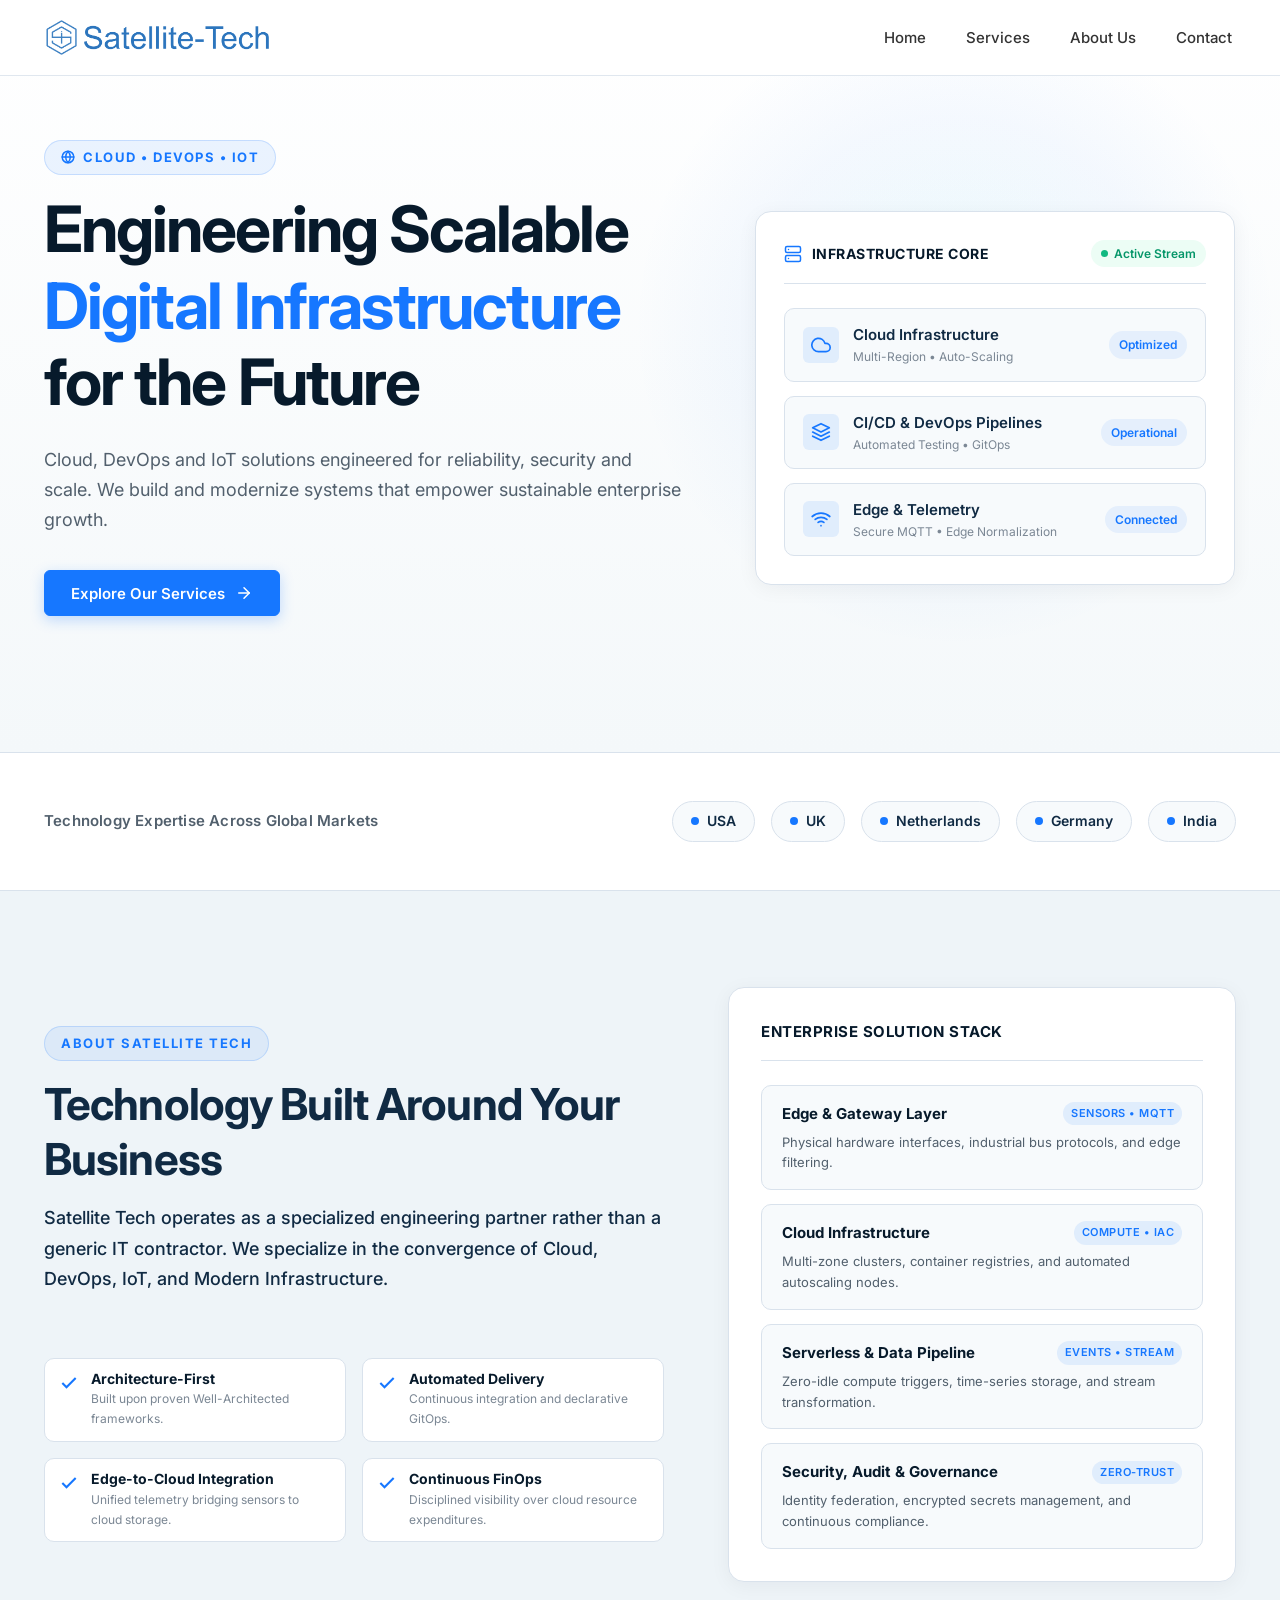
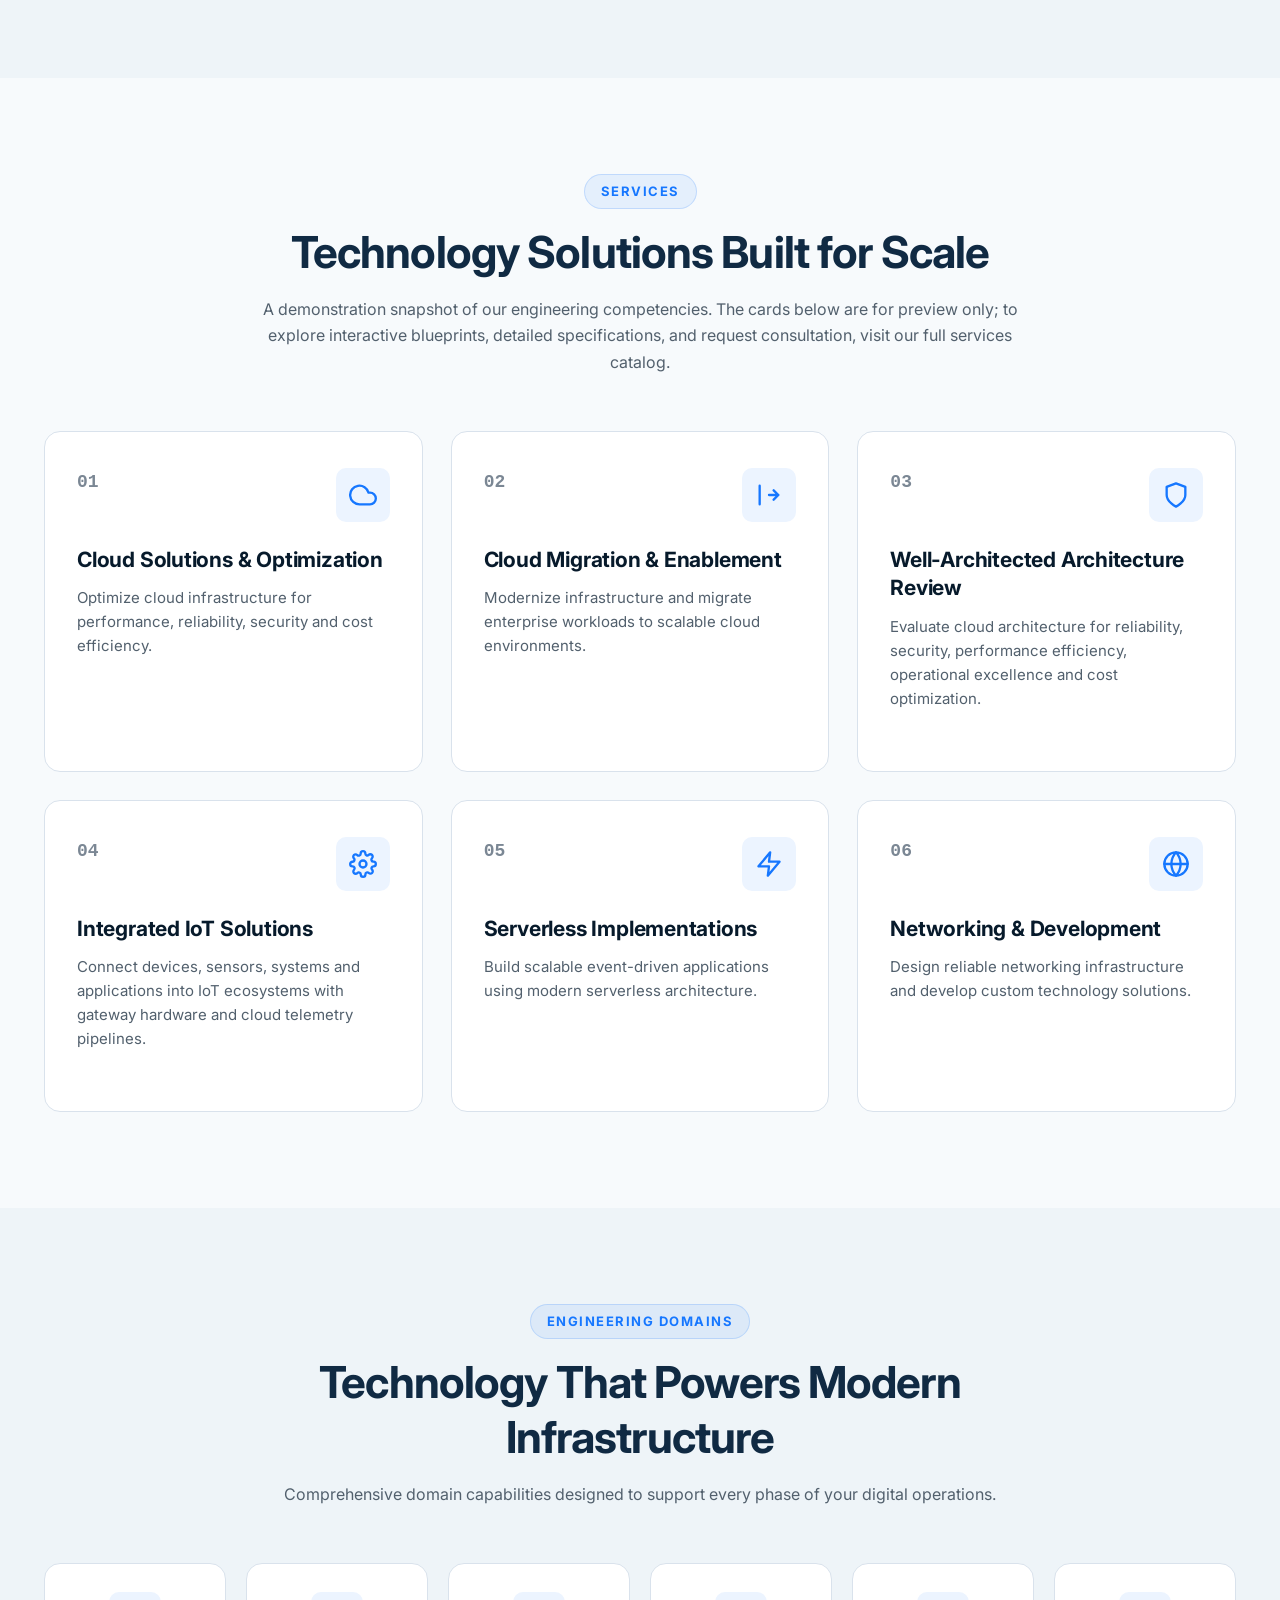
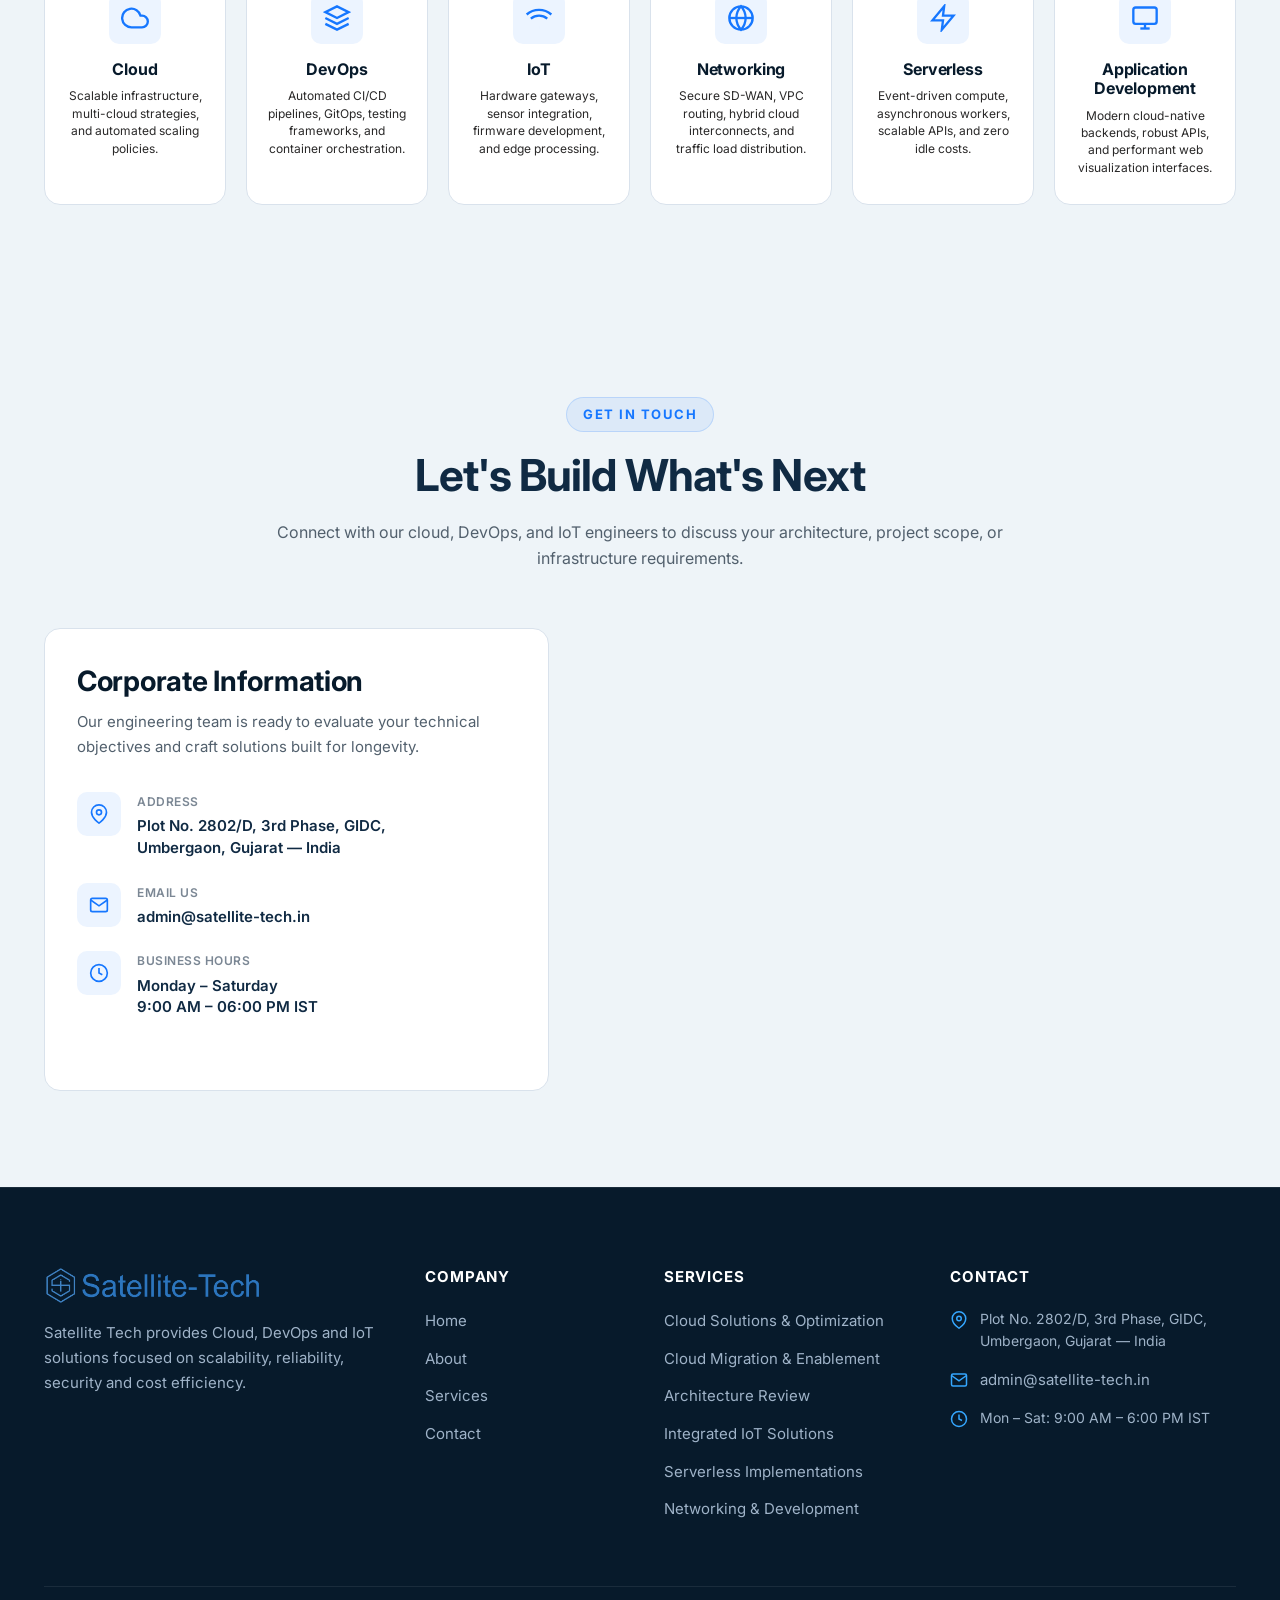
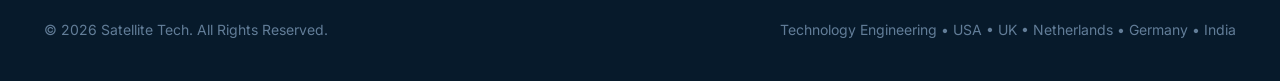
<file: index.html>
<!DOCTYPE html>
<html lang="en">
<head>
  <meta charset="UTF-8">
  <meta name="viewport" content="width=device-width, initial-scale=1.0">
  <title>Satellite Tech | Cloud, DevOps &amp; IoT Solutions</title>
  
  <!-- SEO & OpenGraph Meta Tags -->
  <meta name="description" content="Satellite Tech delivers scalable, secure and cost-efficient Cloud, DevOps, IoT, serverless and networking solutions for modern businesses.">
  <meta name="keywords" content="Cloud Solutions, DevOps, IoT Solutions, Cloud Migration, Well-Architected Review, Serverless, Infrastructure Engineering">
  <meta name="author" content="Satellite Tech">
  
  <meta property="og:title" content="Satellite Tech | Cloud, DevOps &amp; IoT Solutions">
  <meta property="og:description" content="Engineering scalable, reliable and secure digital infrastructure for the future. Cloud, DevOps and IoT solutions built for scale.">
  <meta property="og:type" content="website">
  <meta property="og:url" content="https://satellite-tech.in">
  <meta property="og:image" content="images/logo.png">
  <meta property="og:image:type" content="image/jpeg">
  <meta property="og:image:alt" content="Satellite Tech">

  <meta name="twitter:card" content="summary_large_image">
  <meta name="twitter:title" content="Satellite Tech | Cloud, DevOps &amp; IoT Solutions">
  <meta name="twitter:description" content="Cloud, DevOps and IoT solutions engineered for reliability, security and scale.">
  
  <link rel="icon" type="image/svg+xml" href="favicon.png">
  
  <!-- Google Fonts: Inter -->
  <link rel="preconnect" href="https://fonts.googleapis.com">
  <link rel="preconnect" href="https://fonts.gstatic.com" crossorigin>
  <link href="https://fonts.googleapis.com/css2?family=Inter:wght@400;500;600;700&display=swap" rel="stylesheet">
  
  <!-- Main Stylesheet -->
  <link rel="stylesheet" href="css/style.css">
  
  <!-- Main JavaScript Engine -->
  <script src="js/script.js" defer></script>
</head>
<body>

  <header class="navbar" id="navbar">
    <div class="container navbar__inner">
      <a href="index.html" class="navbar__brand" aria-label="Satellite Tech Home">
        <img src="images/logo.png" alt="Satellite Tech Logo" class="navbar__logo" width="210" height="42">
      </a>
      
      <nav class="navbar__menu" id="nav-menu" aria-label="Primary Navigation">
        <a href="index.html" class="navbar__link active">Home</a>
        <a href="services.html" class="navbar__link">Services</a>
        <a href="about.html" class="navbar__link">About Us</a>  
        <a href="contact.html" class="navbar__link">Contact</a>
      </nav>

          <button
            class="navbar__toggle"
            type="button"
            aria-label="Open navigation menu"
            aria-expanded="false"
            aria-controls="nav-menu">
            <span></span>
            <span></span>
            <span></span>
          </button>
    </div>
  </header>

  <main>
    <section class="hero" id="hero">
      <div class="container">
        <div class="hero__grid">
          <div class="hero__content reveal">
            <div class="section-tag">
              <svg width="14" height="14" viewBox="0 0 24 24" fill="none" stroke="currentColor" stroke-width="2.5" stroke-linecap="round" stroke-linejoin="round">
                <circle cx="12" cy="12" r="10"></circle>
                <line x1="2" y1="12" x2="22" y2="12"></line>
                <path d="M12 2a15.3 15.3 0 0 1 4 10 15.3 15.3 0 0 1-4 10 15.3 15.3 0 0 1-4-10 15.3 15.3 0 0 1 4-10z"></path>
              </svg>
              CLOUD &bull; DEVOPS &bull; IoT
            </div>
            
            <h1 class="hero__headline">
              Engineering Scalable <span class="hero__headline-accent">Digital Infrastructure</span> for the Future
            </h1>
            
            <p class="hero__lead">
              Cloud, DevOps and IoT solutions engineered for reliability, security and scale. We build and modernize systems that empower sustainable enterprise growth.
            </p>
            
            <div class="hero__actions">
              <a href="services.html" class="btn btn-primary">
                Explore Our Services
                <svg width="18" height="18" viewBox="0 0 24 24" fill="none" stroke="currentColor" stroke-width="2" stroke-linecap="round" stroke-linejoin="round">
                  <line x1="5" y1="12" x2="19" y2="12"></line>
                  <polyline points="12 5 19 12 12 19"></polyline>
                </svg>
              </a>
            </div>
          </div>

          <!-- Hero Abstract Visual -->
          <div class="hero__visual reveal reveal-delay-1">
            <div class="hero-schematic">
              <div class="schematic__header">
                <div class="schematic__title">
                  <svg width="18" height="18" viewBox="0 0 24 24" fill="none" stroke="#1677FF" stroke-width="2" stroke-linecap="round" stroke-linejoin="round">
                    <rect x="2" y="2" width="20" height="8" rx="2" ry="2"></rect>
                    <rect x="2" y="14" width="20" height="8" rx="2" ry="2"></rect>
                    <line x1="6" y1="6" x2="6.01" y2="6"></line>
                    <line x1="6" y1="18" x2="6.01" y2="18"></line>
                  </svg>
                  <span>Infrastructure Core</span>
                </div>
                <span class="schematic__live-badge">
                  <span class="live-dot"></span>
                  Active Stream
                </span>
              </div>

              <div class="schematic__nodes">
                <div class="schematic__node-card">
                  <div class="schematic__node-info">
                    <div class="schematic__node-icon">
                      <svg width="20" height="20" viewBox="0 0 24 24" fill="none" stroke="currentColor" stroke-width="2" stroke-linecap="round" stroke-linejoin="round">
                        <path d="M18 10h-1.26A8 8 0 1 0 9 20h9a5 5 0 0 0 0-10z"></path>
                      </svg>
                    </div>
                    <div>
                      <div class="schematic__node-title">Cloud Infrastructure</div>
                      <div class="schematic__node-metric">Multi-Region &bull; Auto-Scaling</div>
                    </div>
                  </div>
                  <span class="schematic__node-status">Optimized</span>
                </div>

                <div class="schematic__node-card">
                  <div class="schematic__node-info">
                    <div class="schematic__node-icon">
                      <svg width="20" height="20" viewBox="0 0 24 24" fill="none" stroke="currentColor" stroke-width="2" stroke-linecap="round" stroke-linejoin="round">
                        <polygon points="12 2 2 7 12 12 22 7 12 2"></polygon>
                        <polyline points="2 17 12 22 22 17"></polyline>
                        <polyline points="2 12 12 17 22 12"></polyline>
                      </svg>
                    </div>
                    <div>
                      <div class="schematic__node-title">CI/CD &amp; DevOps Pipelines</div>
                      <div class="schematic__node-metric">Automated Testing &bull; GitOps</div>
                    </div>
                  </div>
                  <span class="schematic__node-status">Operational</span>
                </div>

                <div class="schematic__node-card">
                  <div class="schematic__node-info">
                    <div class="schematic__node-icon">
                      <svg width="20" height="20" viewBox="0 0 24 24" fill="none" stroke="currentColor" stroke-width="2" stroke-linecap="round" stroke-linejoin="round">
                        <path d="M5 12.55a11 11 0 0 1 14.08 0"></path>
                        <path d="M1.42 9a16 16 0 0 1 21.16 0"></path>
                        <path d="M8.53 16.11a6 6 0 0 1 6.95 0"></path>
                        <line x1="12" y1="20" x2="12.01" y2="20"></line>
                      </svg>
                    </div>
                    <div>
                      <div class="schematic__node-title">Edge &amp; Telemetry</div>
                      <div class="schematic__node-metric">Secure MQTT &bull; Edge Normalization</div>
                    </div>
                  </div>
                  <span class="schematic__node-status">Connected</span>
                </div>
              </div>
            </div>
          </div>
        </div>
      </div>
    </section>
    <section class="trust" aria-label="Global Presence">
      <div class="container">
        <div class="trust__inner">
          <div class="trust__label">
            Technology Expertise Across Global Markets
          </div>
          <div class="trust__markets">
            <div class="market-badge">
              <span class="market-dot"></span>
              <span>USA</span>
            </div>
            <div class="market-badge">
              <span class="market-dot"></span>
              <span>UK</span>
            </div>
            <div class="market-badge">
              <span class="market-dot"></span>
              <span>Netherlands</span>
            </div>
            <div class="market-badge">
              <span class="market-dot"></span>
              <span>Germany</span>
            </div>
            <div class="market-badge">
              <span class="market-dot"></span>
              <span>India</span>
            </div>
          </div>
        </div>
      </div>
    </section>
    <section class="section section--light" id="about">
      <div class="container">
        <div class="about__grid">
          <!-- Left: Narrative -->
          <div class="reveal">
            <div class="section-tag">About Satellite Tech</div>
            <h2 class="section-title">Technology Built Around Your Business</h2>
            <p class="about__lead">
              Satellite Tech operates as a specialized engineering partner rather than a generic IT contractor. We specialize in the convergence of Cloud, DevOps, IoT, and Modern Infrastructure.
              <br>
              <br>
            </p>

            <div class="about__pillars">
              <div class="pillar-item">
                <div class="pillar-icon">
                  <svg width="20" height="20" viewBox="0 0 24 24" fill="none" stroke="currentColor" stroke-width="2.5"><polyline points="20 6 9 17 4 12"></polyline></svg>
                </div>
                <div>
                  <h5>Architecture-First</h5>
                  <p>Built upon proven Well-Architected frameworks.</p>
                </div>
              </div>

              <div class="pillar-item">
                <div class="pillar-icon">
                  <svg width="20" height="20" viewBox="0 0 24 24" fill="none" stroke="currentColor" stroke-width="2.5"><polyline points="20 6 9 17 4 12"></polyline></svg>
                </div>
                <div>
                  <h5>Automated Delivery</h5>
                  <p>Continuous integration and declarative GitOps.</p>
                </div>
              </div>

              <div class="pillar-item">
                <div class="pillar-icon">
                  <svg width="20" height="20" viewBox="0 0 24 24" fill="none" stroke="currentColor" stroke-width="2.5"><polyline points="20 6 9 17 4 12"></polyline></svg>
                </div>
                <div>
                  <h5>Edge-to-Cloud Integration</h5>
                  <p>Unified telemetry bridging sensors to cloud storage.</p>
                </div>
              </div>

              <div class="pillar-item">
                <div class="pillar-icon">
                  <svg width="20" height="20" viewBox="0 0 24 24" fill="none" stroke="currentColor" stroke-width="2.5"><polyline points="20 6 9 17 4 12"></polyline></svg>
                </div>
                <div>
                  <h5>Continuous FinOps</h5>
                  <p>Disciplined visibility over cloud resource expenditures.</p>
                </div>
              </div>
            </div>
          </div>

          <!-- Right: Architecture Stack Schematic -->
          <div class="reveal reveal-delay-1">
            <div class="about__visual-card">
              <div class="about-schematic__header">
                <span class="about-schematic__title">Enterprise Solution Stack</span>
              </div>

              <div class="about-schematic__layers">
                <div class="schematic-layer">
                  <div class="schematic-layer__top">
                    <span class="schematic-layer__name">Edge &amp; Gateway Layer</span>
                    <span class="schematic-layer__badge">Sensors &bull; MQTT</span>
                  </div>
                  <div class="schematic-layer__desc">Physical hardware interfaces, industrial bus protocols, and edge filtering.</div>
                </div>

                <div class="schematic-layer">
                  <div class="schematic-layer__top">
                    <span class="schematic-layer__name">Cloud Infrastructure</span>
                    <span class="schematic-layer__badge">Compute &bull; IaC</span>
                  </div>
                  <div class="schematic-layer__desc">Multi-zone clusters, container registries, and automated autoscaling nodes.</div>
                </div>

                <div class="schematic-layer">
                  <div class="schematic-layer__top">
                    <span class="schematic-layer__name">Serverless &amp; Data Pipeline</span>
                    <span class="schematic-layer__badge">Events &bull; Stream</span>
                  </div>
                  <div class="schematic-layer__desc">Zero-idle compute triggers, time-series storage, and stream transformation.</div>
                </div>

                <div class="schematic-layer">
                  <div class="schematic-layer__top">
                    <span class="schematic-layer__name">Security, Audit &amp; Governance</span>
                    <span class="schematic-layer__badge">Zero-Trust</span>
                  </div>
                  <div class="schematic-layer__desc">Identity federation, encrypted secrets management, and continuous compliance.</div>
                </div>
              </div>
            </div>
          </div>
        </div>
      </div>
    </section>

    <section class="section" id="services">
      <div class="container">
        <div class="section-header reveal">
          <div class="section-tag">Services</div>
          <h2 class="section-title">Technology Solutions Built for Scale</h2>
          <p class="section-description">
            A demonstration snapshot of our engineering competencies. The cards below are for preview only; to explore interactive blueprints, detailed specifications, and request consultation, visit our full services catalog.
          </p>
        </div>

        <div class="services-grid">
            <article class="service-card" onclick="window.location.href='service-cloud-solutions.html'">
              <div class="service-card__top">
              <span class="service-card__number">01</span>
              <div class="service-card__icon-wrapper" aria-hidden="true">
                <svg width="28" height="28" viewBox="0 0 24 24" fill="none" stroke="currentColor" stroke-width="2" stroke-linecap="round" stroke-linejoin="round">
                  <path d="M18 10h-1.26A8 8 0 1 0 9 20h9a5 5 0 0 0 0-10z"></path>
                </svg>
              </div>
             </div>
             <h3 class="service-card__title">Cloud Solutions &amp; Optimization</h3>
             <p class="service-card__description">
              Optimize cloud infrastructure for performance, reliability, security and cost efficiency.
             </p>
          </article>
          <article class="service-card" onclick="window.location.href='service-cloud-migration.html'">
              <div class="service-card__top">
              <span class="service-card__number">02</span>
              <div class="service-card__icon-wrapper" aria-hidden="true">
                <svg width="28" height="28" viewBox="0 0 24 24" fill="none" stroke="currentColor" stroke-width="2" stroke-linecap="round" stroke-linejoin="round">
                  <path d="M16 16l4-4-4-4M12 12h8M4 4v16"></path>
                </svg>
              </div>
            </div>
            <h3 class="service-card__title">Cloud Migration &amp; Enablement</h3>
            <p class="service-card__description">
              Modernize infrastructure and migrate enterprise workloads to scalable cloud environments.
            </p>
          </article>
          <article class="service-card" onclick="window.location.href='service-architecture-review.html'">
              <div class="service-card__top">
              <span class="service-card__number">03</span>
              <div class="service-card__icon-wrapper" aria-hidden="true">
                <svg width="28" height="28" viewBox="0 0 24 24" fill="none" stroke="currentColor" stroke-width="2" stroke-linecap="round" stroke-linejoin="round">
                  <path d="M12 22s8-4 8-10V5l-8-3-8 3v7c0 6 8 10 8 10z"></path>
                </svg>
              </div>
            </div>
            <h3 class="service-card__title">Well-Architected Architecture Review</h3>
            <p class="service-card__description">
              Evaluate cloud architecture for reliability, security, performance efficiency, operational excellence and cost optimization.
            </p>
          </article>
          <article class="service-card" onclick="window.location.href='service-iot-solutions.html'">
            <div class="service-card__top">
              <span class="service-card__number">04</span>
              <div class="service-card__icon-wrapper" aria-hidden="true">
                <svg width="28" height="28" viewBox="0 0 24 24" fill="none" stroke="currentColor" stroke-width="2" stroke-linecap="round" stroke-linejoin="round">
                  <circle cx="12" cy="12" r="3"></circle>
                  <path d="M19.4 15a1.65 1.65 0 0 0 .33 1.82l.06.06a2 2 0 0 1 0 2.83 2 2 0 0 1-2.83 0l-.06-.06a1.65 1.65 0 0 0-1.82-.33 1.65 1.65 0 0 0-1 1.51V21a2 2 0 0 1-2 2 2 2 0 0 1-2-2v-.09A1.65 1.65 0 0 0 9 19.4a1.65 1.65 0 0 0-1.82.33l-.06.06a2 2 0 0 1-2.83 0 2 2 0 0 1 0-2.83l.06-.06a1.65 1.65 0 0 0 .33-1.82 1.65 1.65 0 0 0-1.51-1H3a2 2 0 0 1-2-2 2 2 0 0 1 2-2h.09A1.65 1.65 0 0 0 4.6 9a1.65 1.65 0 0 0-.33-1.82l-.06-.06a2 2 0 0 1 0-2.83 2 2 0 0 1 2.83 0l.06.06a1.65 1.65 0 0 0 1.82.33H9a1.65 1.65 0 0 0 1-1.51V3a2 2 0 0 1 2-2 2 2 0 0 1 2 2v.09a1.65 1.65 0 0 0 1 1.51 1.65 1.65 0 0 0 1.82-.33l.06-.06a2 2 0 0 1 2.83 0 2 2 0 0 1 0 2.83l-.06.06a1.65 1.65 0 0 0-.33 1.82V9a1.65 1.65 0 0 0 1.51 1H21a2 2 0 0 1 2 2 2 2 0 0 1-2 2h-.09a1.65 1.65 0 0 0-1.51 1z"></path>
                </svg>
              </div>
            </div>
            <h3 class="service-card__title">Integrated IoT Solutions</h3>
            <p class="service-card__description">
              Connect devices, sensors, systems and applications into IoT ecosystems with gateway hardware and cloud telemetry pipelines.
            </p>
          </article>
          <article class="service-card" onclick="window.location.href='service-serverless.html'">
            <div class="service-card__top">
              <span class="service-card__number">05</span>
              <div class="service-card__icon-wrapper" aria-hidden="true">
                <svg width="28" height="28" viewBox="0 0 24 24" fill="none" stroke="currentColor" stroke-width="2" stroke-linecap="round" stroke-linejoin="round">
                  <polygon points="13 2 3 14 12 14 11 22 21 10 12 10 13 2"></polygon>
                </svg>
              </div>
            </div>
            <h3 class="service-card__title">Serverless Implementations</h3>
            <p class="service-card__description">
              Build scalable event-driven applications using modern serverless architecture.
            </p>
          </article>
          <article class="service-card" onclick="window.location.href='service-networking-development.html'">
            <div class="service-card__top">
              <span class="service-card__number">06</span>
              <div class="service-card__icon-wrapper" aria-hidden="true">
                <svg width="28" height="28" viewBox="0 0 24 24" fill="none" stroke="currentColor" stroke-width="2" stroke-linecap="round" stroke-linejoin="round">
                  <circle cx="12" cy="12" r="10"></circle>
                  <line x1="2" y1="12" x2="22" y2="12"></line>
                  <path d="M12 2a15.3 15.3 0 0 1 4 10 15.3 15.3 0 0 1-4 10 15.3 15.3 0 0 1-4-10 15.3 15.3 0 0 1 4-10z"></path>
                </svg>
              </div>
            </div>
            <h3 class="service-card__title">Networking &amp; Development</h3>
            <p class="service-card__description">
              Design reliable networking infrastructure and develop custom technology solutions.
            </p>
          </article>
        </div>
        </div>
      </section>

    <section class="section section--light" id="technology">
      <div class="container">
        <div class="section-header reveal">
          <div class="section-tag">Engineering Domains</div>
          <h2 class="section-title">Technology That Powers Modern Infrastructure</h2>
          <p class="section-description">
            Comprehensive domain capabilities designed to support every phase of your digital operations.
          </p>
        </div>

        <div class="tech-grid">
          <div class="tech-card reveal">
            <div class="tech-card__icon">
              <svg width="28" height="28" viewBox="0 0 24 24" fill="none" stroke="currentColor" stroke-width="2"><path d="M18 10h-1.26A8 8 0 1 0 9 20h9a5 5 0 0 0 0-10z"></path></svg>
            </div>
            <h3 class="tech-card__name">Cloud</h3>
            <p class="tech-card__desc">Scalable infrastructure, multi-cloud strategies, and automated scaling policies.</p>
          </div>

          <div class="tech-card reveal reveal-delay-1">
            <div class="tech-card__icon">
              <svg width="28" height="28" viewBox="0 0 24 24" fill="none" stroke="currentColor" stroke-width="2"><polygon points="12 2 2 7 12 12 22 7 12 2"></polygon><polyline points="2 17 12 22 22 17"></polyline><polyline points="2 12 12 17 22 12"></polyline></svg>
            </div>
            <h3 class="tech-card__name">DevOps</h3>
            <p class="tech-card__desc">Automated CI/CD pipelines, GitOps, testing frameworks, and container orchestration.</p>
          </div>

          <div class="tech-card reveal reveal-delay-2">
            <div class="tech-card__icon">
              <svg width="28" height="28" viewBox="0 0 24 24" fill="none" stroke="currentColor" stroke-width="2"><path d="M5 12.55a11 11 0 0 1 14.08 0"></path><path d="M1.42 9a16 16 0 0 1 21.16 0"></path><line x1="12" y1="20" x2="12.01" y2="20"></line></svg>
            </div>
            <h3 class="tech-card__name">IoT</h3>
            <p class="tech-card__desc">Hardware gateways, sensor integration, firmware development, and edge processing.</p>
          </div>

          <div class="tech-card reveal">
            <div class="tech-card__icon">
              <svg width="28" height="28" viewBox="0 0 24 24" fill="none" stroke="currentColor" stroke-width="2"><circle cx="12" cy="12" r="10"></circle><line x1="2" y1="12" x2="22" y2="12"></line><path d="M12 2a15.3 15.3 0 0 1 4 10 15.3 15.3 0 0 1-4 10 15.3 15.3 0 0 1-4-10 15.3 15.3 0 0 1 4-10z"></path></svg>
            </div>
            <h3 class="tech-card__name">Networking</h3>
            <p class="tech-card__desc">Secure SD-WAN, VPC routing, hybrid cloud interconnects, and traffic load distribution.</p>
          </div>

          <div class="tech-card reveal reveal-delay-1">
            <div class="tech-card__icon">
              <svg width="28" height="28" viewBox="0 0 24 24" fill="none" stroke="currentColor" stroke-width="2"><polygon points="13 2 3 14 12 14 11 22 21 10 12 10 13 2"></polygon></svg>
            </div>
            <h3 class="tech-card__name">Serverless</h3>
            <p class="tech-card__desc">Event-driven compute, asynchronous workers, scalable APIs, and zero idle costs.</p>
          </div>

          <div class="tech-card reveal reveal-delay-2">
            <div class="tech-card__icon">
              <svg width="28" height="28" viewBox="0 0 24 24" fill="none" stroke="currentColor" stroke-width="2"><rect x="2" y="3" width="20" height="14" rx="2" ry="2"></rect><line x1="8" y1="21" x2="16" y2="21"></line><line x1="12" y1="17" x2="12" y2="21"></line></svg>
            </div>
            <h3 class="tech-card__name">Application Development</h3>
            <p class="tech-card__desc">Modern cloud-native backends, robust APIs, and performant web visualization interfaces.</p>
          </div>
        </div>
      </div>
    </section>
    <section class="section section--light" id="contact">
      <div class="container">
        <div class="section-header reveal">
          <div class="section-tag">Get in Touch</div>
          <h2 class="section-title">Let's Build What's Next</h2>
          <p class="section-description">
            Connect with our cloud, DevOps, and IoT engineers to discuss your architecture, project scope, or infrastructure requirements.
          </p>
        </div>

        <div class="contact__grid">

          
          <!-- Left: Contact Details -->
          <div class="service-card">
            <h3 class="contact__headline">Corporate Information</h3>
            <p class="contact__lead">
              Our engineering team is ready to evaluate your technical objectives and craft solutions built for longevity.
            </p>

            <div class="contact__methods">
              <div class="contact-method">
                <div class="contact-method__icon">
                  <svg width="20" height="20" viewBox="0 0 24 24" fill="none" stroke="currentColor" stroke-width="2">
                    <path d="M21 10c0 7-9 13-9 13s-9-6-9-13a9 9 0 0 1 18 0z"></path>
                    <circle cx="12" cy="10" r="3"></circle>
                  </svg>
                </div>
                <div>
                  <div class="contact-method__label"> Address</div>
                  <div class="contact-method__value">
                    Plot No. 2802/D, 3rd Phase, GIDC,<br>
                    Umbergaon, Gujarat — India
                  </div>
                </div>
              </div>

              <div class="contact-method">
                <div class="contact-method__icon">
                  <svg width="20" height="20" viewBox="0 0 24 24" fill="none" stroke="currentColor" stroke-width="2">
                    <path d="M4 4h16c1.1 0 2 .9 2 2v12c0 1.1-.9 2-2 2H4c-1.1 0-2-.9-2-2V6c0-1.1.9-2 2-2z"></path>
                    <polyline points="22,6 12,13 2,6"></polyline>
                  </svg>
                </div>
                <div>
                  <div class="contact-method__label">Email Us</div>
                  <div class="contact-method__value">
                    <a href="mailto:admin@satellite-tech.in">admin@satellite-tech.in</a>
                  </div>
                </div>
              </div>

              <div class="contact-method">
                <div class="contact-method__icon">
                  <svg width="20" height="20" viewBox="0 0 24 24" fill="none" stroke="currentColor" stroke-width="2">
                    <circle cx="12" cy="12" r="10"></circle>
                    <polyline points="12 6 12 12 16 14"></polyline>
                  </svg>
                </div>
                <div>
                  <div class="contact-method__label">Business Hours</div>
                  <div class="contact-method__value">
                    Monday – Saturday<br>
                    9:00 AM – 06:00 PM IST
                  </div>
                </div>
              </div>
            </div>
          </div>
    
   
    <!-- Right: Google Map -->
    <div class="map-container">
        <iframe
            src="https://www.google.com/maps/embed?pb=!1m14!1m8!1m3!1d36863.90370126561!2d72.753964!3d20.1797013!3m2!1i1024!2i768!4f13.1!3m3!1m2!1s0x3be72b8c3f7fb4bb%3A0x7b27574147b94075!2sSATELLITE-TECH!5e1!3m2!1sen!2sin!4v1788845503125!5m2!1sen!2sin"
            width="100%"
            height="100%"
            style="border:0;"
            allowfullscreen=""
            loading="lazy"
            referrerpolicy="strict-origin-when-cross-origin">
        </iframe>
    </div>

              <!-- Inline Status Feedback Box -->
              <div id="form-status" class="form-status" role="status" aria-live="polite"></div>
            </form>
          </div>
        </div>
      </div>
    </section>
  </main>

  <footer class="footer">
    <div class="container">
      <div class="footer__grid">
        <!-- Col 1: Bio -->
        <div class="footer__brand">
          <img src="images/logo.png" alt="Satellite Tech Logo" class="footer__logo" width="220" height="44">
          <p class="footer__bio">
            Satellite Tech provides Cloud, DevOps and IoT solutions focused on scalability, reliability, security and cost efficiency.
          </p>
        </div>

        <!-- Col 2: Company -->
        <div>
          <h4 class="footer__col-title">Company</h4>
          <ul class="footer__links">
            <li><a href="index.html" class="footer__link">Home</a></li>
            <li><a href="about.html" class="footer__link">About</a></li>
            <li><a href="services.html" class="footer__link">Services</a></li>
            <li><a href="contact.html" class="footer__link">Contact</a></li>
          </ul>
        </div>

        <!-- Col 3: Services -->
        <div>
          <h4 class="footer__col-title">Services</h4>
          <ul class="footer__links">
            <li><a href="service-cloud-solutions.html" class="footer__link">Cloud Solutions &amp; Optimization</a></li>
            <li><a href="service-cloud-migration.html" class="footer__link">Cloud Migration &amp; Enablement</a></li>
            <li><a href="service-architecture-review.html" class="footer__link">Architecture Review</a></li>
            <li><a href="service-iot-solutions.html" class="footer__link">Integrated IoT Solutions</a></li>
            <li><a href="service-serverless.html" class="footer__link">Serverless Implementations</a></li>
            <li><a href="service-networking-development.html" class="footer__link">Networking &amp; Development</a></li>
          </ul>
        </div>

        <!-- Col 4: Contact -->
        <div>
          <h4 class="footer__col-title">Contact</h4>
          <div class="footer__contact-item">
            <svg width="18" height="18" viewBox="0 0 24 24" fill="none" stroke="currentColor" stroke-width="2">
              <path d="M21 10c0 7-9 13-9 13s-9-6-9-13a9 9 0 0 1 18 0z"></path>
              <circle cx="12" cy="10" r="3"></circle>
            </svg>
            <span>Plot No. 2802/D, 3rd Phase, GIDC, Umbergaon, Gujarat — India</span>
          </div>

          <div class="footer__contact-item">
            <svg width="18" height="18" viewBox="0 0 24 24" fill="none" stroke="currentColor" stroke-width="2">
              <path d="M4 4h16c1.1 0 2 .9 2 2v12c0 1.1-.9 2-2 2H4c-1.1 0-2-.9-2-2V6c0-1.1.9-2 2-2z"></path>
              <polyline points="22,6 12,13 2,6"></polyline>
            </svg>
            <a href="mailto:admin@satellite-tech.in" class="footer__link">admin@satellite-tech.in</a>
          </div>

          <div class="footer__contact-item">
            <svg width="18" height="18" viewBox="0 0 24 24" fill="none" stroke="currentColor" stroke-width="2">
              <circle cx="12" cy="12" r="10"></circle>
              <polyline points="12 6 12 12 16 14"></polyline>
            </svg>
            <span>Mon – Sat: 9:00 AM – 6:00 PM IST</span>
          </div>
        </div>
      </div>

      <div class="footer__bottom">
        <div>&copy; <span id="current-year">2026</span> Satellite Tech. All Rights Reserved.</div>
        <div>
          Technology Engineering &bull; USA &bull; UK &bull; Netherlands &bull; Germany &bull; India
        </div>
      </div>
    </div>
  </footer>

  <div class="modal" id="service-modal" role="dialog" aria-modal="true" aria-hidden="true" aria-labelledby="modal-title">
    <div class="modal__card">
      <button class="modal__close" id="modal-close" aria-label="Close modal">
        <svg width="20" height="20" viewBox="0 0 24 24" fill="none" stroke="currentColor" stroke-width="2.5" stroke-linecap="round" stroke-linejoin="round">
          <line x1="18" y1="6" x2="6" y2="18"></line>
          <line x1="6" y1="6" x2="18" y2="18"></line>
        </svg>
      </button>

      <span class="modal__badge" id="modal-tag">Service Scope</span>
      <h3 class="modal__title" id="modal-title">Service Details</h3>
      <p class="modal__body" id="modal-body">Description text</p>

      <div class="modal__highlights" id="modal-highlights">
        <!-- Populated dynamically by script.js -->
      </div>

      <div style="display: flex; gap: 12px; justify-content: flex-end; flex-wrap: wrap;">
        <button type="button" class="btn btn-secondary" onclick="document.getElementById('modal-close').click();">
          Close
        </button>
        <a href="#" class="btn btn-secondary" id="modal-view-page-btn">
          Explore Dedicated Page &rarr;
        </a>
        <a href="contact.html" class="btn btn-primary" id="modal-inquire-btn">
          Inquire About This Service &rarr;
        </a>
      </div>
    </div>
  </div>
</body>
</html>
</file>
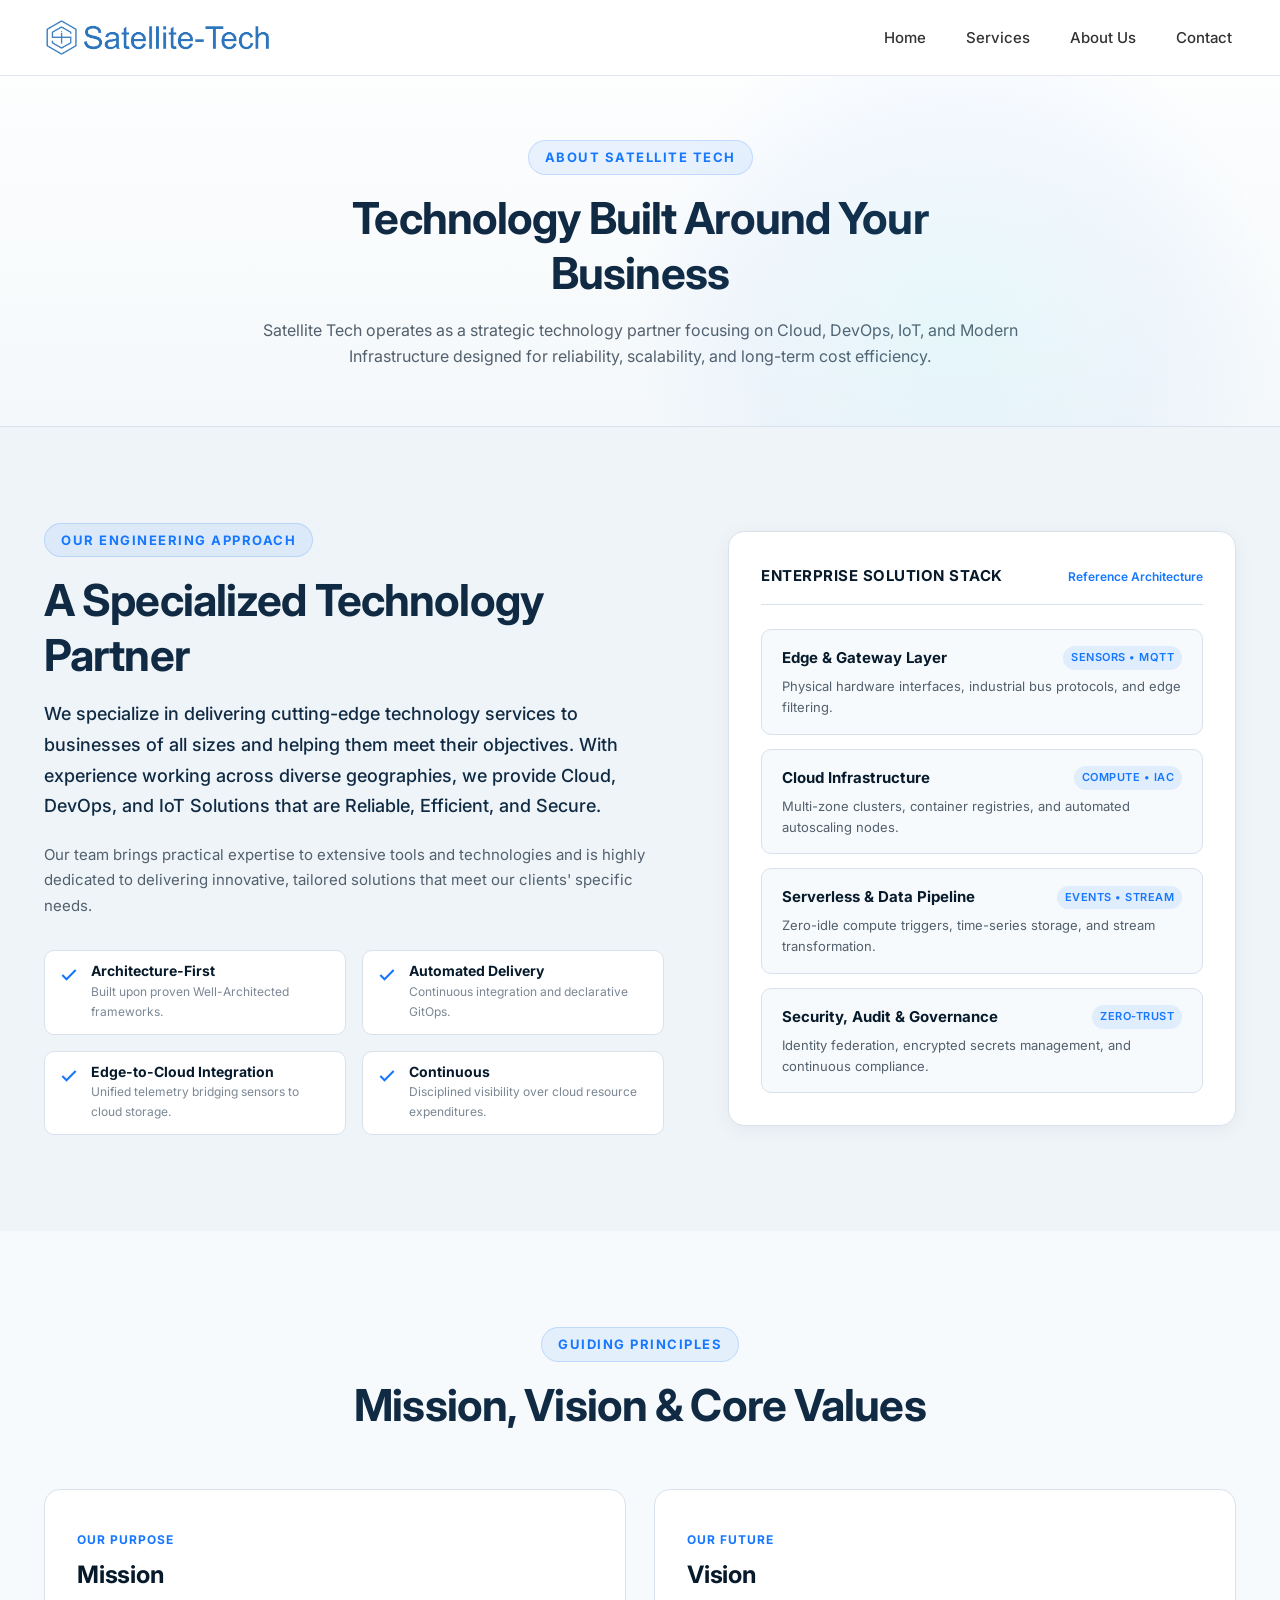
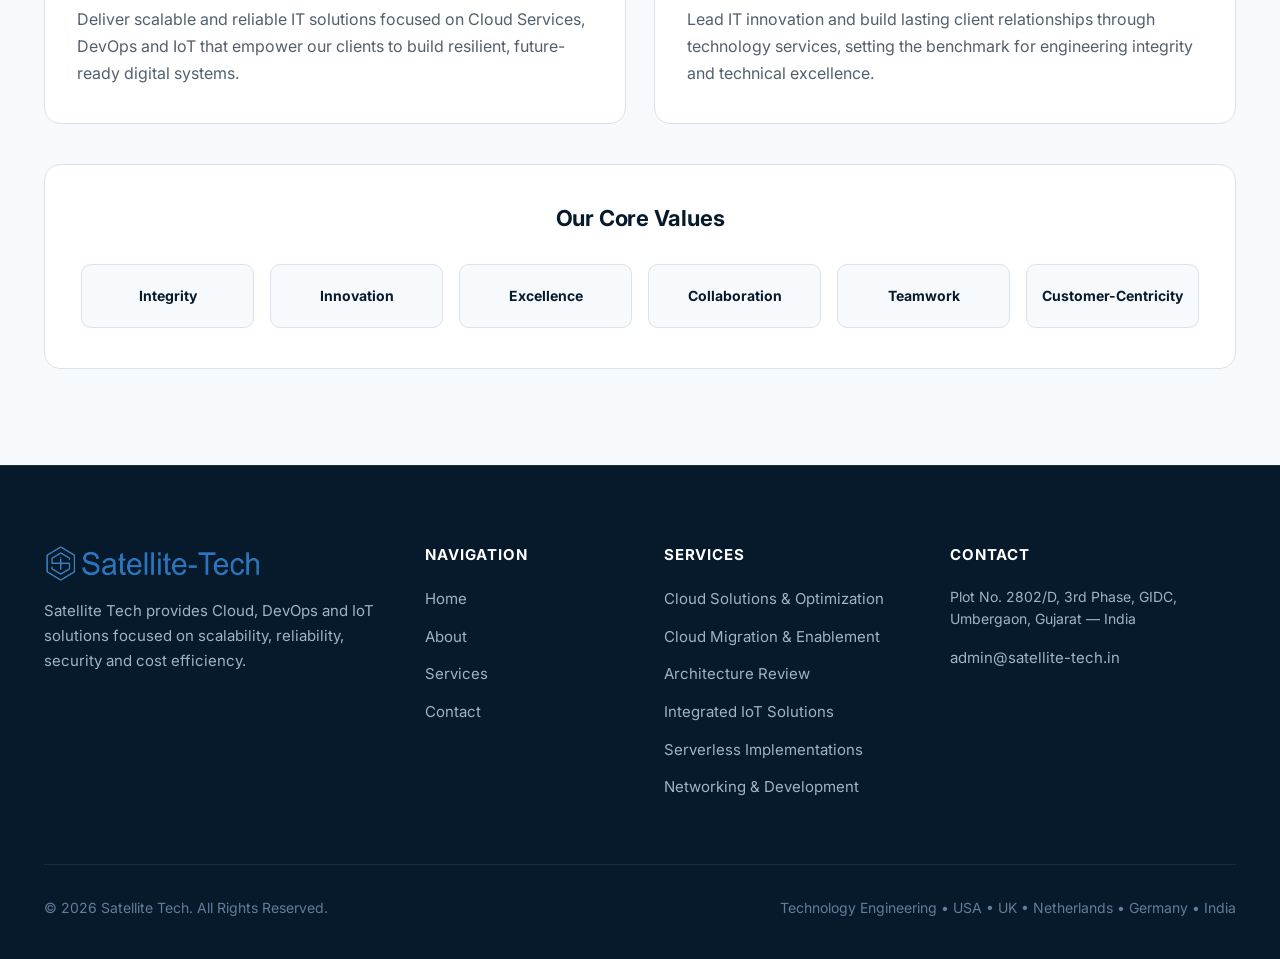
<file: about.html>
<!DOCTYPE html>
<html lang="en">
<head>
  <meta charset="UTF-8">
  <meta name="viewport" content="width=device-width, initial-scale=1.0">
  <title>About Us | Satellite Tech — Cloud, DevOps &amp; IoT</title>
  
  <meta name="description" content="Learn about Satellite Tech, our mission, core values, and our engineering-first approach to Cloud, DevOps, and IoT infrastructure.">
  <meta property="og:title" content="About Us | Satellite Tech">
  <meta property="og:description" content="Technology built around your business. Learn about our philosophy, mission, and global delivery footprint.">
  <meta property="og:type" content="website">
  <meta property="og:url" content="https://satellite-tech.in/about.html">
  
  <link rel="icon" type="image/svg+xml" href="favicon.png">
  <link rel="preconnect" href="https://fonts.googleapis.com">
  <link rel="preconnect" href="https://fonts.gstatic.com" crossorigin>
  <link href="https://fonts.googleapis.com/css2?family=Inter:wght@400;500;600;700&display=swap" rel="stylesheet">
  
  <link rel="stylesheet" href="css/style.css">
  <script src="js/script.js" defer></script>
</head>
<body>

  <!-- NAVBAR -->
  <header class="navbar" id="navbar">
    <div class="container navbar__inner">
      <a href="index.html" class="navbar__brand" aria-label="Satellite Tech Home">
        <img src="images/logo.png" alt="Satellite Tech Logo" class="navbar__logo" width="210" height="42">
      </a>
      
      <nav class="navbar__menu" id="nav-menu" aria-label="Primary Navigation">
        <a href="index.html" class="navbar__link">Home</a>
        <a href="services.html" class="navbar__link">Services</a>
        <a href="about.html" class="navbar__link active">About Us</a>
        <a href="contact.html" class="navbar__link">Contact</a>
      </nav>
          <button
            class="navbar__toggle"
            type="button"
            aria-label="Open navigation menu"
            aria-expanded="false"
            aria-controls="nav-menu">
            <span></span>
            <span></span>
            <span></span>
          </button>

    </div>
  </header>

  <main>
    <!-- PAGE HERO -->
    <section class="hero" style="padding-bottom: 56px;">
      <div class="container">
        <div class="section-header" style="margin-bottom: 0;">
          <div class="section-tag">About Satellite Tech</div>
          <h1 class="section-title">Technology Built Around Your Business</h1>
          <p class="section-description">
            Satellite Tech operates as a strategic technology partner focusing on Cloud, DevOps, IoT, and Modern Infrastructure designed for reliability, scalability, and long-term cost efficiency.
          </p>
        </div>
      </div>
    </section>

    <!-- ABOUT SECTION -->
    <section class="section section--light" id="about">
      <div class="container">
        <div class="about__grid">
          <div>
            <div class="section-tag">Our Engineering Approach</div>
            <h2 class="section-title">A Specialized Technology Partner</h2>
            <p class="about__lead">
              We specialize in delivering cutting-edge technology services to businesses of all sizes and helping them meet their objectives. With experience working across diverse geographies, we provide Cloud, DevOps, and IoT Solutions that are Reliable, Efficient, and Secure.            </p>
            <p class="about__text">
              Our team brings practical expertise to extensive tools and technologies and is highly dedicated to delivering innovative, tailored solutions that meet our clients' specific needs.            </p>

            <div class="about__pillars">
              <div class="pillar-item">
                <div class="pillar-icon">
                  <svg width="20" height="20" viewBox="0 0 24 24" fill="none" stroke="currentColor" stroke-width="2.5"><polyline points="20 6 9 17 4 12"></polyline></svg>
                </div>
                <div>
                  <h5>Architecture-First</h5>
                  <p>Built upon proven Well-Architected frameworks.</p>
                </div>
              </div>

              <div class="pillar-item">
                <div class="pillar-icon">
                  <svg width="20" height="20" viewBox="0 0 24 24" fill="none" stroke="currentColor" stroke-width="2.5"><polyline points="20 6 9 17 4 12"></polyline></svg>
                </div>
                <div>
                  <h5>Automated Delivery</h5>
                  <p>Continuous integration and declarative GitOps.</p>
                </div>
              </div>

              <div class="pillar-item">
                <div class="pillar-icon">
                  <svg width="20" height="20" viewBox="0 0 24 24" fill="none" stroke="currentColor" stroke-width="2.5"><polyline points="20 6 9 17 4 12"></polyline></svg>
                </div>
                <div>
                  <h5>Edge-to-Cloud Integration</h5>
                  <p>Unified telemetry bridging sensors to cloud storage.</p>
                </div>
              </div>

              <div class="pillar-item">
                <div class="pillar-icon">
                  <svg width="20" height="20" viewBox="0 0 24 24" fill="none" stroke="currentColor" stroke-width="2.5"><polyline points="20 6 9 17 4 12"></polyline></svg>
                </div>
                <div>
                  <h5>Continuous </h5>
                  <p>Disciplined visibility over cloud resource expenditures.</p>
                </div>
              </div>
            </div>
          </div>

          <div>
            <div class="about__visual-card">
              <div class="about-schematic__header">
                <span class="about-schematic__title">Enterprise Solution Stack</span>
                <span style="font-size: 0.75rem; color: var(--primary-blue); font-weight: 600;">Reference Architecture</span>
              </div>
              <div class="about-schematic__layers">
                <div class="schematic-layer">
                  <div class="schematic-layer__top">
                    <span class="schematic-layer__name">Edge &amp; Gateway Layer</span>
                    <span class="schematic-layer__badge">Sensors &bull; MQTT</span>
                  </div>
                  <div class="schematic-layer__desc">Physical hardware interfaces, industrial bus protocols, and edge filtering.</div>
                </div>

                <div class="schematic-layer">
                  <div class="schematic-layer__top">
                    <span class="schematic-layer__name">Cloud Infrastructure</span>
                    <span class="schematic-layer__badge">Compute &bull; IaC</span>
                  </div>
                  <div class="schematic-layer__desc">Multi-zone clusters, container registries, and automated autoscaling nodes.</div>
                </div>

                <div class="schematic-layer">
                  <div class="schematic-layer__top">
                    <span class="schematic-layer__name">Serverless &amp; Data Pipeline</span>
                    <span class="schematic-layer__badge">Events &bull; Stream</span>
                  </div>
                  <div class="schematic-layer__desc">Zero-idle compute triggers, time-series storage, and stream transformation.</div>
                </div>

                <div class="schematic-layer">
                  <div class="schematic-layer__top">
                    <span class="schematic-layer__name">Security, Audit &amp; Governance</span>
                    <span class="schematic-layer__badge">Zero-Trust</span>
                  </div>
                  <div class="schematic-layer__desc">Identity federation, encrypted secrets management, and continuous compliance.</div>
                </div>
              </div>
            </div>
          </div>
        </div>
      </div>
    </section>

    <!-- MISSION / VISION / VALUES -->
    <section class="section" id="mission-vision">
      <div class="container">
        <div class="section-header">
          <div class="section-tag">Guiding Principles</div>
          <h2 class="section-title">Mission, Vision &amp; Core Values</h2>
        </div>

        <div class="mvv-grid">
          <div class="mvv-card">
            <span class="mvv-card__tag">Our Purpose</span>
            <h3 class="mvv-card__title">Mission</h3>
            <p class="mvv-card__text">
              Deliver scalable and reliable IT solutions focused on Cloud Services, DevOps and IoT that empower our clients to build resilient, future-ready digital systems.
            </p>
          </div>

          <div class="mvv-card">
            <span class="mvv-card__tag">Our Future</span>
            <h3 class="mvv-card__title">Vision</h3>
            <p class="mvv-card__text">
              Lead IT innovation and build lasting client relationships through technology services, setting the benchmark for engineering integrity and technical excellence.
            </p>
          </div>
        </div>

        <div class="values-container">
          <div class="values-header">
            <h3 class="values-title">Our Core Values</h3>
          </div>
          <div class="values-grid">
            <div class="value-pill"><span class="value-pill__name">Integrity</span></div>
            <div class="value-pill"><span class="value-pill__name">Innovation</span></div>
            <div class="value-pill"><span class="value-pill__name">Excellence</span></div>
            <div class="value-pill"><span class="value-pill__name">Collaboration</span></div>
            <div class="value-pill"><span class="value-pill__name">Teamwork</span></div>
            <div class="value-pill"><span class="value-pill__name">Customer-Centricity</span></div>
          </div>
        </div>
      </div>
    </section>

    <!-- CTA -->
  </main>

  <!-- FOOTER -->
  <footer class="footer">
    <div class="container">
      <div class="footer__grid">
        <div class="footer__brand">
          <img src="images/logo.png" alt="Satellite Tech Logo" class="footer__logo" width="220" height="44">
          <p class="footer__bio">
            Satellite Tech provides Cloud, DevOps and IoT solutions focused on scalability, reliability, security and cost efficiency.
          </p>
        </div>
        <div>
          <h4 class="footer__col-title">Navigation</h4>
          <ul class="footer__links">
            <li><a href="index.html" class="footer__link">Home</a></li>
            <li><a href="about.html" class="footer__link">About</a></li>
            <li><a href="services.html" class="footer__link">Services</a></li>
            <li><a href="contact.html" class="footer__link">Contact</a></li>
          </ul>
        </div>
        <div>
          <h4 class="footer__col-title">Services</h4>
          <ul class="footer__links">
            <li><a href="service-cloud-solutions.html" class="footer__link">Cloud Solutions &amp; Optimization</a></li>
            <li><a href="service-cloud-migration.html" class="footer__link">Cloud Migration &amp; Enablement</a></li>
            <li><a href="service-architecture-review.html" class="footer__link">Architecture Review</a></li>
            <li><a href="service-iot-solutions.html" class="footer__link">Integrated IoT Solutions</a></li>
            <li><a href="service-serverless.html" class="footer__link">Serverless Implementations</a></li>
            <li><a href="service-networking-development.html" class="footer__link">Networking &amp; Development</a></li>
          </ul>
        </div>
        <div>
          <h4 class="footer__col-title">Contact</h4>
          <div class="footer__contact-item">
            <span>Plot No. 2802/D, 3rd Phase, GIDC, Umbergaon, Gujarat — India</span>
          </div>
          <div class="footer__contact-item">
            <a href="mailto:admin@satellite-tech.in" class="footer__link">admin@satellite-tech.in</a>
          </div>
        </div>
      </div>
      <div class="footer__bottom">
        <div>&copy; <span id="current-year">2026</span> Satellite Tech. All Rights Reserved.</div>
        <div>
          Technology Engineering &bull; USA &bull; UK &bull; Netherlands &bull; Germany &bull; India
        </div>
      </div>
    </div>
  </footer>

</body>
</html>
</file>
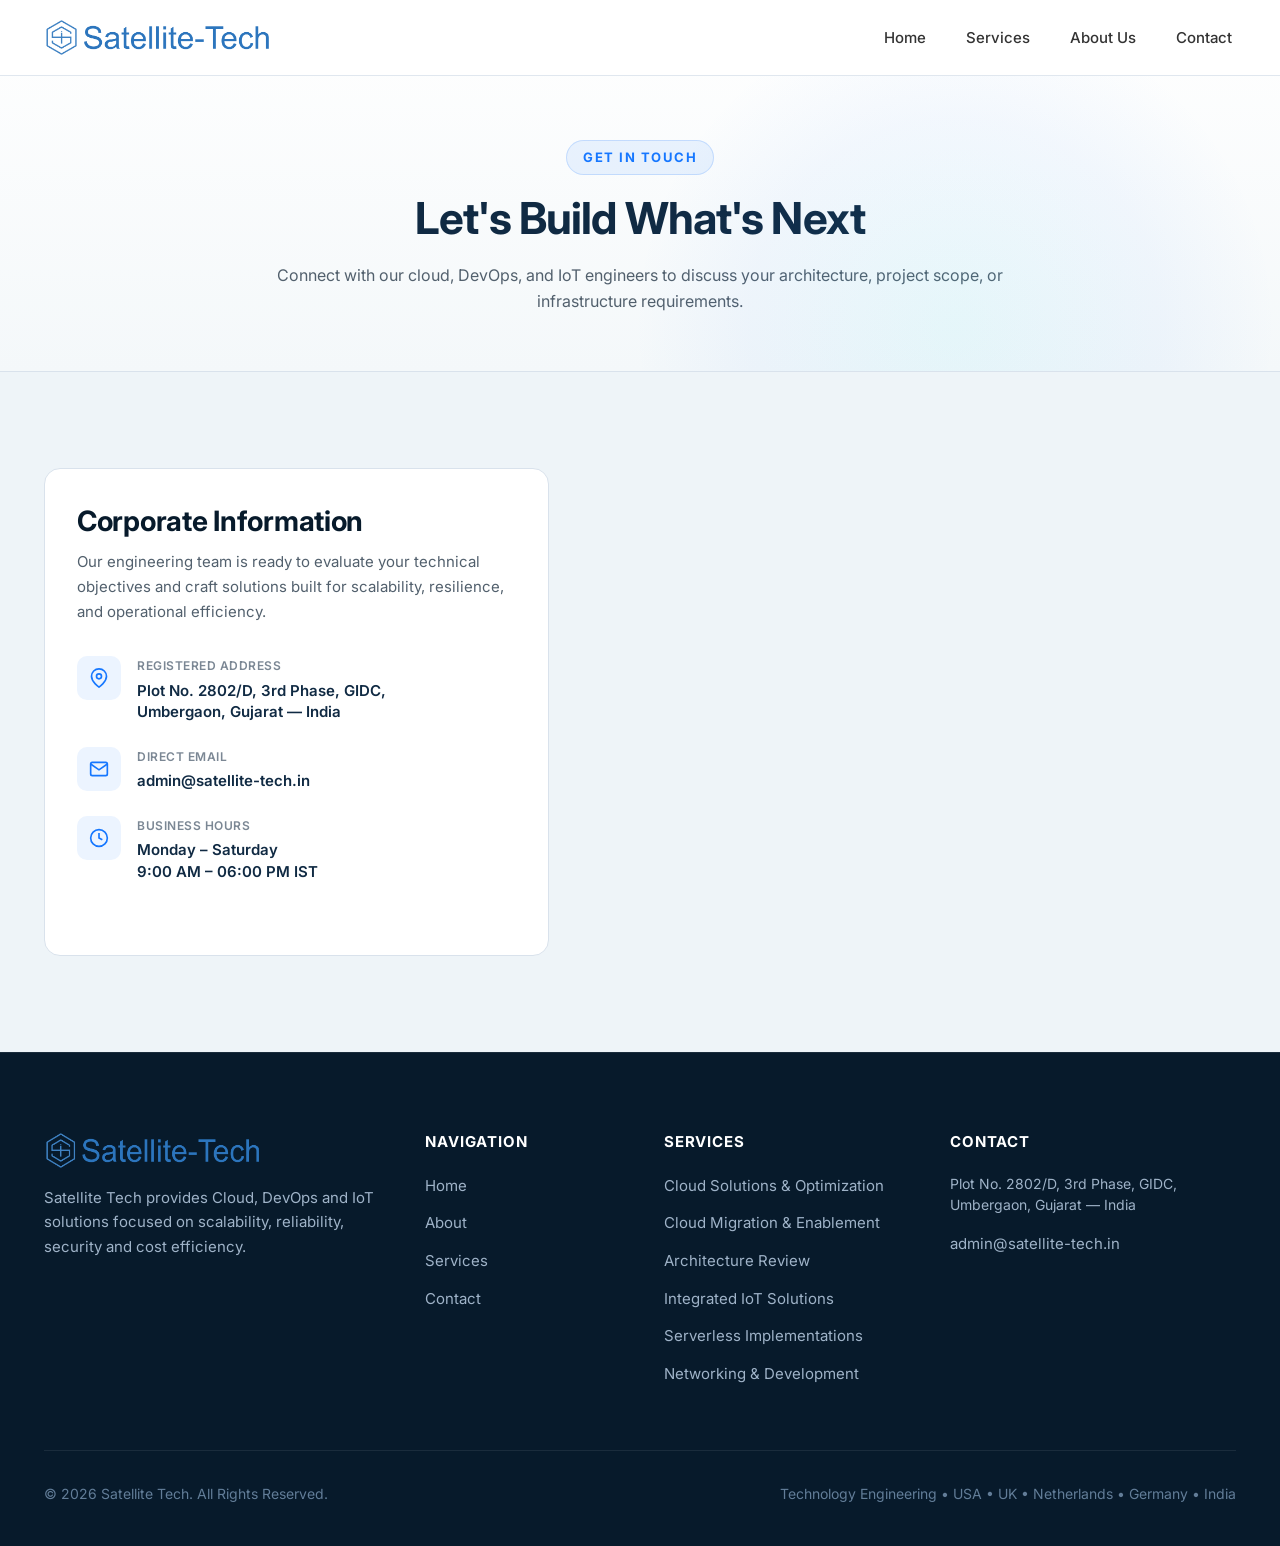
<file: contact.html>
<!DOCTYPE html>
<html lang="en">
<head>
  <meta charset="UTF-8">
  <meta name="viewport" content="width=device-width, initial-scale=1.0">
  <title>Contact Us | Satellite Tech — Engineering Enterprise Cloud &amp; IoT</title>
  
  <meta name="description" content="Get in touch with Satellite Tech engineers. Inquire about Cloud Optimization, Cloud Migration, Architecture Review, and Integrated IoT solutions.">
  <meta property="og:title" content="Contact Satellite Tech">
  <meta property="og:description" content="Connect with our cloud, DevOps, and IoT engineers to discuss your architecture and infrastructure requirements.">
  <meta property="og:type" content="website">
  <meta property="og:url" content="https://satellite-tech.in/contact.html">
  
  <link rel="icon" type="image/svg+xml" href="favicon.png">
  <link rel="preconnect" href="https://fonts.googleapis.com">
  <link rel="preconnect" href="https://fonts.gstatic.com" crossorigin>
  <link href="https://fonts.googleapis.com/css2?family=Inter:wght@400;500;600;700&display=swap" rel="stylesheet">
  
  <link rel="stylesheet" href="css/style.css">
  <script src="js/script.js" defer></script>
</head>
<body>

  <!-- NAVBAR -->
  <header class="navbar" id="navbar">
    <div class="container navbar__inner">
      <a href="index.html" class="navbar__brand" aria-label="Satellite Tech Home">
        <img src="images/logo.png" alt="Satellite Tech Logo" class="navbar__logo" width="210" height="42">
      </a>
      
      <nav class="navbar__menu" id="nav-menu" aria-label="Primary Navigation">
        <a href="index.html" class="navbar__link">Home</a>
        <a href="services.html" class="navbar__link">Services</a>
        <a href="about.html" class="navbar__link">About Us</a>
        <a href="contact.html" class="navbar__link active">Contact</a>
      </nav>
          <button
            class="navbar__toggle"
            type="button"
            aria-label="Open navigation menu"
            aria-expanded="false"
            aria-controls="nav-menu">
            <span></span>
            <span></span>
            <span></span>
          </button>

    </div>
  </header>

  <main>
    <!-- PAGE HERO -->
    <section class="hero" style="padding-bottom: 56px;">
      <div class="container">
        <div class="section-header" style="margin-bottom: 0;">
          <div class="section-tag">Get in Touch</div>
          <h1 class="section-title">Let's Build What's Next</h1>
          <p class="section-description">
            Connect with our cloud, DevOps, and IoT engineers to discuss your architecture, project scope, or infrastructure requirements.
          </p>
        </div>
      </div>
    </section>

    <!-- CONTACT FORM & DETAILS -->
    <section class="section section--light" id="contact">
      <div class="container">
        <div class="contact__grid">
          <!-- Corporate Details -->
          <div class="service-card">
            <h3 class="contact__headline">Corporate Information</h3>
            <p class="contact__lead">
              Our engineering team is ready to evaluate your technical objectives and craft solutions built for scalability, resilience, and operational efficiency.
            </p>

            <div class="contact__methods">
              <div class="contact-method">
                <div class="contact-method__icon">
                  <svg width="20" height="20" viewBox="0 0 24 24" fill="none" stroke="currentColor" stroke-width="2">
                    <path d="M21 10c0 7-9 13-9 13s-9-6-9-13a9 9 0 0 1 18 0z"></path>
                    <circle cx="12" cy="10" r="3"></circle>
                  </svg>
                </div>
                <div>
                  <div class="contact-method__label">Registered Address</div>
                  <div class="contact-method__value">
                    Plot No. 2802/D, 3rd Phase, GIDC,<br>
                    Umbergaon, Gujarat — India
                  </div>
                </div>
              </div>

              <div class="contact-method">
                <div class="contact-method__icon">
                  <svg width="20" height="20" viewBox="0 0 24 24" fill="none" stroke="currentColor" stroke-width="2">
                    <path d="M4 4h16c1.1 0 2 .9 2 2v12c0 1.1-.9 2-2 2H4c-1.1 0-2-.9-2-2V6c0-1.1.9-2 2-2z"></path>
                    <polyline points="22,6 12,13 2,6"></polyline>
                  </svg>
                </div>
                <div>
                  <div class="contact-method__label">Direct Email</div>
                  <div class="contact-method__value">
                    <a href="mailto:admin@satellite-tech.in">admin@satellite-tech.in</a>
                  </div>
                </div>
              </div>

              <div class="contact-method">
                <div class="contact-method__icon">
                  <svg width="20" height="20" viewBox="0 0 24 24" fill="none" stroke="currentColor" stroke-width="2">
                    <circle cx="12" cy="12" r="10"></circle>
                    <polyline points="12 6 12 12 16 14"></polyline>
                  </svg>
                </div>
                <div>
                  <div class="contact-method__label">Business Hours</div>
                  <div class="contact-method__value">
                    Monday – Saturday<br>
                    9:00 AM – 06:00 PM IST
                  </div>
                </div>
              </div>
            </div>
          </div>

     <!-- Right: Google Map -->
    <div class="map-container">
        <iframe
            src="https://www.google.com/maps/embed?pb=!1m14!1m8!1m3!1d36863.90370126561!2d72.753964!3d20.1797013!3m2!1i1024!2i768!4f13.1!3m3!1m2!1s0x3be72b8c3f7fb4bb%3A0x7b27574147b94075!2sSATELLITE-TECH!5e1!3m2!1sen!2sin!4v1788845503125!5m2!1sen!2sin"
            width="100%"
            height="100%"
            style="border:0;"
            allowfullscreen=""
            loading="lazy"
            referrerpolicy="strict-origin-when-cross-origin">
        </iframe>
    </div>

              <div id="form-status" class="form-status" role="status" aria-live="polite"></div>
            </form>
          </div>
        </div>
      </div>
    </section>
  </main>

  <!-- FOOTER -->
  <footer class="footer">
    <div class="container">
      <div class="footer__grid">
        <div class="footer__brand">
          <img src="images/logo.png" alt="Satellite Tech Logo" class="footer__logo" width="220" height="44">
          <p class="footer__bio">
            Satellite Tech provides Cloud, DevOps and IoT solutions focused on scalability, reliability, security and cost efficiency.
          </p>
        </div>
        <div>
          <h4 class="footer__col-title">Navigation</h4>
          <ul class="footer__links">
            <li><a href="index.html" class="footer__link">Home</a></li>
            <li><a href="about.html" class="footer__link">About</a></li>
            <li><a href="services.html" class="footer__link">Services</a></li>
            <li><a href="contact.html" class="footer__link">Contact</a></li>
          </ul>
        </div>
        <div>
          <h4 class="footer__col-title">Services</h4>
          <ul class="footer__links">
            <li><a href="service-cloud-solutions.html" class="footer__link">Cloud Solutions &amp; Optimization</a></li>
            <li><a href="service-cloud-migration.html" class="footer__link">Cloud Migration &amp; Enablement</a></li>
            <li><a href="service-architecture-review.html" class="footer__link">Architecture Review</a></li>
            <li><a href="service-iot-solutions.html" class="footer__link">Integrated IoT Solutions</a></li>
            <li><a href="service-serverless.html" class="footer__link">Serverless Implementations</a></li>
            <li><a href="service-networking-development.html" class="footer__link">Networking &amp; Development</a></li>
          </ul>
        </div>
        <div>
          <h4 class="footer__col-title">Contact</h4>
          <div class="footer__contact-item">
            <span>Plot No. 2802/D, 3rd Phase, GIDC, Umbergaon, Gujarat — India</span>
          </div>
          <div class="footer__contact-item">
            <a href="mailto:admin@satellite-tech.in" class="footer__link">admin@satellite-tech.in</a>
          </div>
        </div>
      </div>
      <div class="footer__bottom">
        <div>&copy; <span id="current-year">2026</span> Satellite Tech. All Rights Reserved.</div>
        <div>
          Technology Engineering &bull; USA &bull; UK &bull; Netherlands &bull; Germany &bull; India
        </div>
      </div>
    </div>
  </footer>

</body>
</html>
</file>
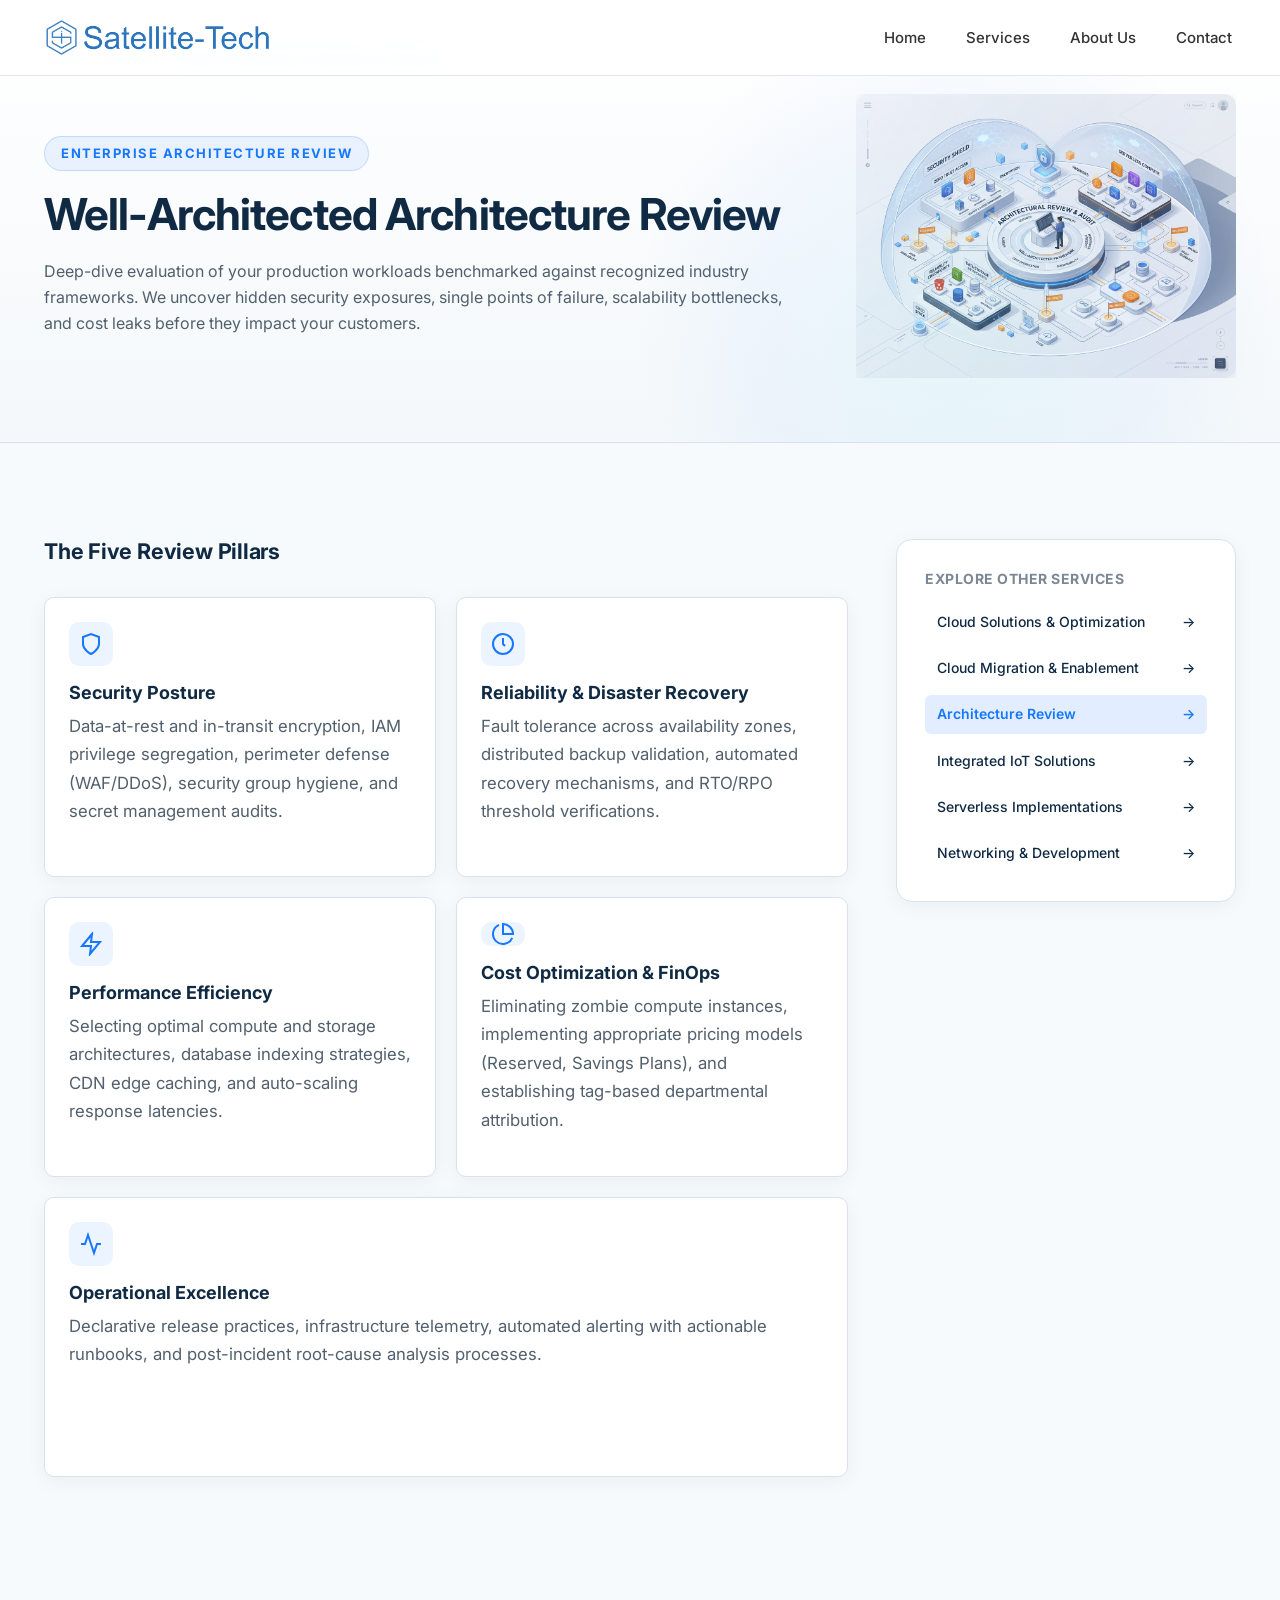
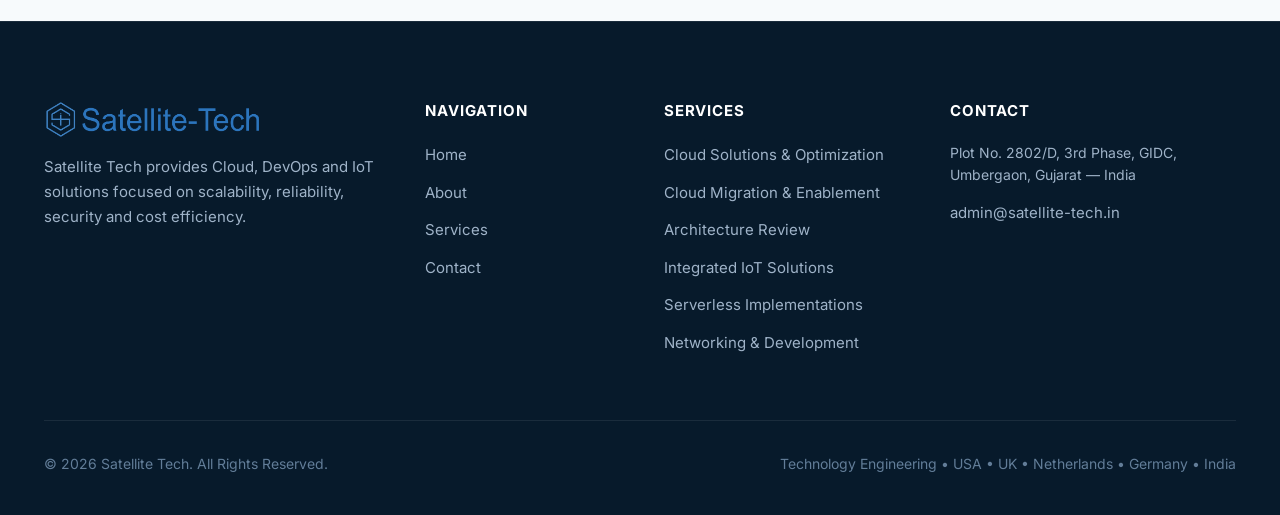
<file: service-architecture-review.html>
<!DOCTYPE html>
<html lang="en">
<head>
  <meta charset="UTF-8">
  <meta name="viewport" content="width=device-width, initial-scale=1.0">
  <title>Well-Architected Architecture Review | Satellite Tech</title>
  
  <meta name="description" content="In-depth Well-Architected review across 5 core pillars: Security, Reliability, Performance, Cost, and Operational Excellence. Uncover latent risks and optimize cloud posture.">
  <meta property="og:title" content="Well-Architected Architecture Review | Satellite Tech">
  <meta property="og:description" content="Comprehensive architectural evaluation benchmarked against AWS, and Google Cloud Well-Architected frameworks.">
  <meta property="og:type" content="website">
  <meta property="og:url" content="https://satellite-tech.in/service-architecture-review.html">
  
  <link rel="icon" type="image/svg+xml" href="favicon.png">
  <link rel="preconnect" href="https://fonts.googleapis.com">
  <link rel="preconnect" href="https://fonts.gstatic.com" crossorigin>
  <link href="https://fonts.googleapis.com/css2?family=Inter:wght@400;500;600;700&display=swap" rel="stylesheet">
  
  <link rel="stylesheet" href="css/style.css">
  <script src="js/script.js" defer></script>
</head>
<body>

  <!-- NAVBAR -->
  <header class="navbar" id="navbar">
    <div class="container navbar__inner">
      <a href="index.html" class="navbar__brand" aria-label="Satellite Tech Home">
        <img src="images/logo.png" alt="Satellite Tech Logo" class="navbar__logo" width="210" height="42">
      </a>
      
      <nav class="navbar__menu" id="nav-menu" aria-label="Primary Navigation">
        <a href="index.html" class="navbar__link">Home</a>
                <a href="services.html" class="navbar__link active">Services</a>
        <a href="about.html" class="navbar__link">About Us</a>
        <a href="contact.html" class="navbar__link">Contact</a>
      </nav>

      
    </div>
  </header>

  <main>
    <!-- BREADCRUMBS & HERO -->
    <section class="hero service-hero">
      <div class="container">
        <nav class="breadcrumbs" aria-label="Breadcrumb">
          <a href="index.html">Home</a>
          <span class="breadcrumbs__separator">/</span>
          <a href="services.html">Services</a>
          <span class="breadcrumbs__separator">/</span>
          <span class="breadcrumbs__current">Well-Architected Architecture Review</span>
        </nav>

        <div class="service-hero__content-grid">
          <div class="service-hero__header">
            <div class="section-tag">Enterprise Architecture Review</div>
            <h1 class="section-title">Well-Architected Architecture Review</h1>
            <p class="section-description">
              Deep-dive evaluation of your production workloads benchmarked against recognized industry frameworks. We uncover hidden security exposures, single points of failure, scalability bottlenecks, and cost leaks before they impact your customers.
            </p>
          </div>

          <div class="service-hero__visual">
            <img 
              src="images/architecture-review-hero.jpg" 
              alt="Well-Architected Architecture Review Illustration" 
              class="service-hero__img" 
              id="service-architecture-hero-image"
              style="border-radius: 12px; box-shadow: var(--shadow-md, 0 4px 16px rgba(0,0,0,0.08));"
              referrerpolicy="no-referrer"
            />
          </div>
        </div>
      </div>
    </section>

    <!-- CONTENT & SIDEBAR LAYOUT -->
    <section class="section">
      <div class="container">
        <div class="service-layout">
          <!-- MAIN BODY -->
          <div class="service-body">
            <h3 style="margin-top: 0;">The Five Review Pillars</h3>
            <div class="service-capabilities-grid">
              <div class="service-capability-card">
                <div class="service-capability-card__icon">
                  <svg width="24" height="24" viewBox="0 0 24 24" fill="none" stroke="currentColor" stroke-width="2"><path d="M12 22s8-4 8-10V5l-8-3-8 3v7c0 6 8 10 8 10z"></path></svg>
                </div>
                <h4 class="service-capability-card__title">Security Posture</h4>
                <p class="service-capability-card__desc">
                  Data-at-rest and in-transit encryption, IAM privilege segregation, perimeter defense (WAF/DDoS), security group hygiene, and secret management audits.
                </p>
              </div>

              <div class="service-capability-card">
                <div class="service-capability-card__icon">
                  <svg width="24" height="24" viewBox="0 0 24 24" fill="none" stroke="currentColor" stroke-width="2"><circle cx="12" cy="12" r="10"></circle><polyline points="12 6 12 12 14 14"></polyline></svg>
                </div>
                <h4 class="service-capability-card__title">Reliability &amp; Disaster Recovery</h4>
                <p class="service-capability-card__desc">
                  Fault tolerance across availability zones, distributed backup validation, automated recovery mechanisms, and RTO/RPO threshold verifications.
                </p>
              </div>

              <div class="service-capability-card">
                <div class="service-capability-card__icon">
                  <svg width="24" height="24" viewBox="0 0 24 24" fill="none" stroke="currentColor" stroke-width="2"><polygon points="13 2 3 14 12 14 11 22 21 10 12 10 13 2"></polygon></svg>
                </div>
                <h4 class="service-capability-card__title">Performance Efficiency</h4>
                <p class="service-capability-card__desc">
                  Selecting optimal compute and storage architectures, database indexing strategies, CDN edge caching, and auto-scaling response latencies.
                </p>
              </div>

              <div class="service-capability-card">
                <div class="service-capability-card__icon">
                  <svg width="24" height="24" viewBox="0 0 24 24" fill="none" stroke="currentColor" stroke-width="2"><path d="M21.21 15.89A10 10 0 1 1 8 2.83"></path><path d="M22 12A10 10 0 0 0 12 2v10z"></path></svg>
                </div>
                <h4 class="service-capability-card__title">Cost Optimization &amp; FinOps</h4>
                <p class="service-capability-card__desc">
                  Eliminating zombie compute instances, implementing appropriate pricing models (Reserved, Savings Plans), and establishing tag-based departmental attribution.
                </p>
              </div>

              <div class="service-capability-card" style="grid-column: 1 / -1;">
                <div class="service-capability-card__icon">
                  <svg width="24" height="24" viewBox="0 0 24 24" fill="none" stroke="currentColor" stroke-width="2"><polyline points="22 12 18 12 15 21 9 3 6 12 2 12"></polyline></svg>
                </div>
                <h4 class="service-capability-card__title">Operational Excellence</h4>
                <p class="service-capability-card__desc">
                  Declarative release practices, infrastructure telemetry, automated alerting with actionable runbooks, and post-incident root-cause analysis processes.
                </p>
              </div>
            </div>
          </div>

          <!-- SIDEBAR -->
          <aside class="service-sidebar">
            <div class="service-sidebar-card">
              <!-- OTHER SERVICES SWITCHER -->
                <div class="other-services-nav__title">Explore Other Services</div>
                <div class="other-services-list">
                  <a href="service-cloud-solutions.html" class="other-services-link">
                    <span>Cloud Solutions &amp; Optimization</span>
                    <span>&rarr;</span>
                  </a>
                  <a href="service-cloud-migration.html" class="other-services-link">
                    <span>Cloud Migration &amp; Enablement</span>
                    <span>&rarr;</span>
                  </a>
                  <a href="service-architecture-review.html" class="other-services-link is-active">
                    <span>Architecture Review</span>
                    <span>&rarr;</span>
                  </a>
                  <a href="service-iot-solutions.html" class="other-services-link">
                    <span>Integrated IoT Solutions</span>
                    <span>&rarr;</span>
                  </a>
                  <a href="service-serverless.html" class="other-services-link">
                    <span>Serverless Implementations</span>
                    <span>&rarr;</span>
                  </a>
                  <a href="service-networking-development.html" class="other-services-link">
                    <span>Networking &amp; Development</span>
                    <span>&rarr;</span>
                  </a>
                </div>
              </div>
            </div>
          </aside>
        </div>
      </div>
    </section>

  </main>

  <!-- FOOTER -->
  <footer class="footer">
    <div class="container">
      <div class="footer__grid">
        <div class="footer__brand">
          <img src="images/logo.png" alt="Satellite Tech Logo" class="footer__logo" width="220" height="44">
          <p class="footer__bio">
            Satellite Tech provides Cloud, DevOps and IoT solutions focused on scalability, reliability, security and cost efficiency.
          </p>
        </div>
        <div>
          <h4 class="footer__col-title">Navigation</h4>
          <ul class="footer__links">
            <li><a href="index.html" class="footer__link">Home</a></li>
            <li><a href="about.html" class="footer__link">About</a></li>
            <li><a href="services.html" class="footer__link">Services</a></li>
            <li><a href="contact.html" class="footer__link">Contact</a></li>
          </ul>
        </div>
        <div>
          <h4 class="footer__col-title">Services</h4>
          <ul class="footer__links">
            <li><a href="service-cloud-solutions.html" class="footer__link">Cloud Solutions &amp; Optimization</a></li>
            <li><a href="service-cloud-migration.html" class="footer__link">Cloud Migration &amp; Enablement</a></li>
            <li><a href="service-architecture-review.html" class="footer__link">Architecture Review</a></li>
            <li><a href="service-iot-solutions.html" class="footer__link">Integrated IoT Solutions</a></li>
            <li><a href="service-serverless.html" class="footer__link">Serverless Implementations</a></li>
            <li><a href="service-networking-development.html" class="footer__link">Networking &amp; Development</a></li>
          </ul>
        </div>
        <div>
          <h4 class="footer__col-title">Contact</h4>
          <div class="footer__contact-item">
            <span>Plot No. 2802/D, 3rd Phase, GIDC, Umbergaon, Gujarat — India</span>
          </div>
          <div class="footer__contact-item">
            <a href="mailto:admin@satellite-tech.in" class="footer__link">admin@satellite-tech.in</a>
          </div>
        </div>
      </div>
      <div class="footer__bottom">
        <div>&copy; <span id="current-year">2026</span> Satellite Tech. All Rights Reserved.</div>
        <div>
          Technology Engineering &bull; USA &bull; UK &bull; Netherlands &bull; Germany &bull; India
        </div>
      </div>
    </div>
  </footer>


</body>
</html>
</file>
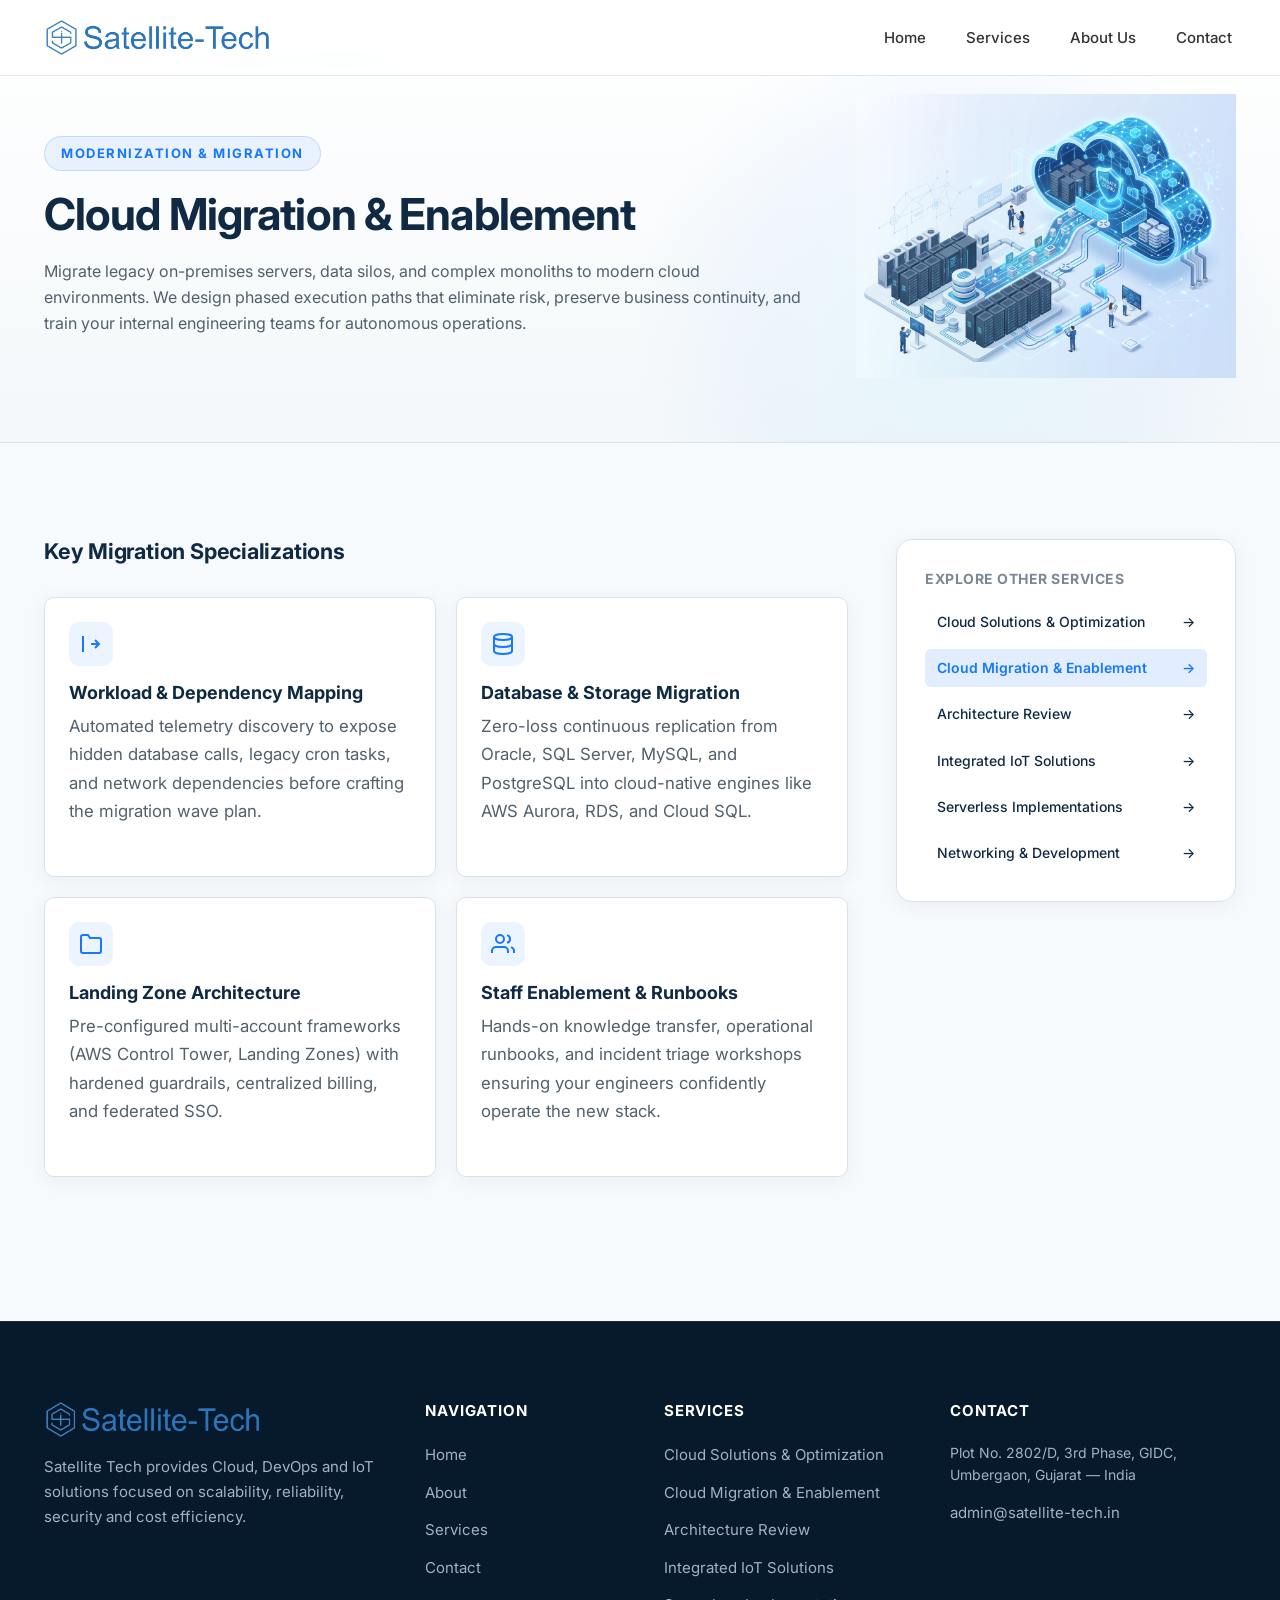
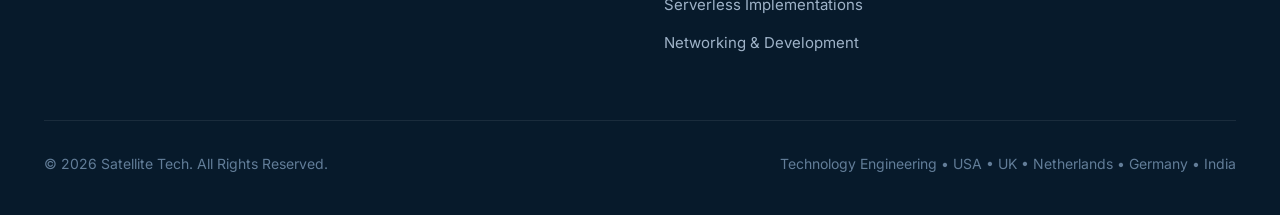
<file: service-cloud-migration.html>
<!DOCTYPE html>
<html lang="en">
<head>
  <meta charset="UTF-8">
  <meta name="viewport" content="width=device-width, initial-scale=1.0">
  <title>Cloud Migration &amp; Enablement | Satellite Tech</title>
  
  <meta name="description" content="Seamlessly migrate legacy infrastructure and monolithic workloads to scalable cloud platforms with zero business disruption and verified cutovers.">
  <meta property="og:title" content="Cloud Migration &amp; Enablement | Satellite Tech">
  <meta property="og:description" content="Seamless migration of legacy infrastructure and monolithic workloads to scalable, cloud-native architectures.">
  <meta property="og:type" content="website">
  <meta property="og:url" content="https://satellite-tech.in/service-cloud-migration.html">
  
  <link rel="icon" type="image/svg+xml" href="favicon.png">
  <link rel="preconnect" href="https://fonts.googleapis.com">
  <link rel="preconnect" href="https://fonts.gstatic.com" crossorigin>
  <link href="https://fonts.googleapis.com/css2?family=Inter:wght@400;500;600;700&display=swap" rel="stylesheet">
  
  <link rel="stylesheet" href="css/style.css">
  <script src="js/script.js" defer></script>
</head>
<body>

  <!-- NAVBAR -->
  <header class="navbar" id="navbar">
    <div class="container navbar__inner">
      <a href="index.html" class="navbar__brand" aria-label="Satellite Tech Home">
        <img src="images/logo.png" alt="Satellite Tech Logo" class="navbar__logo" width="210" height="42">
      </a>
      
      <nav class="navbar__menu" id="nav-menu" aria-label="Primary Navigation">
        <a href="index.html" class="navbar__link">Home</a>
                <a href="services.html" class="navbar__link active">Services</a>
        <a href="about.html" class="navbar__link">About Us</a>
        <a href="contact.html" class="navbar__link">Contact</a>
      </nav>
    </div>
  </header>

  <main>
    <!-- BREADCRUMBS & HERO -->
    <section class="hero service-hero">
      <div class="container">
        <nav class="breadcrumbs" aria-label="Breadcrumb">
          <a href="index.html">Home</a>
          <span class="breadcrumbs__separator">/</span>
          <a href="services.html">Services</a>
          <span class="breadcrumbs__separator">/</span>
          <span class="breadcrumbs__current">Cloud Migration &amp; Enablement</span>
        </nav>

        <div class="service-hero__content-grid">
          <div class="service-hero__header">
            <div class="section-tag">Modernization &amp; Migration</div>
            <h1 class="section-title">Cloud Migration &amp; Enablement</h1>
            <p class="section-description">
              Migrate legacy on-premises servers, data silos, and complex monoliths to modern cloud environments. We design phased execution paths that eliminate risk, preserve business continuity, and train your internal engineering teams for autonomous operations.
            </p>
          </div>

          <div class="service-hero__visual">
            <img 
              src="images/cloud-migration-hero.jpg" 
              alt="Cloud Migration and Enablement Architecture Illustration" 
              class="service-hero__img" 
              id="service-migration-hero-image"
              referrerpolicy="no-referrer"
            />
          </div>
        </div>
      </div>
    </section>

    <!-- CONTENT & SIDEBAR LAYOUT -->
    <section class="section">
      <div class="container">
        <div class="service-layout">
          <!-- MAIN BODY -->
          <div class="service-body">
            <h3>Key Migration Specializations</h3>
            <div class="service-capabilities-grid">
              <div class="service-capability-card">
                <div class="service-capability-card__icon">
                  <svg width="24" height="24" viewBox="0 0 24 24" fill="none" stroke="currentColor" stroke-width="2"><path d="M16 16l4-4-4-4M12 12h8M4 4v16"></path></svg>
                </div>
                <h4 class="service-capability-card__title">Workload &amp; Dependency Mapping</h4>
                <p class="service-capability-card__desc">
                  Automated telemetry discovery to expose hidden database calls, legacy cron tasks, and network dependencies before crafting the migration wave plan.
                </p>
              </div>

              <div class="service-capability-card">
                <div class="service-capability-card__icon">
                  <svg width="24" height="24" viewBox="0 0 24 24" fill="none" stroke="currentColor" stroke-width="2"><ellipse cx="12" cy="5" rx="9" ry="3"></ellipse><path d="M21 12c0 1.66-4 3-9 3s-9-1.34-9-3"></path><path d="M3 5v14c0 1.66 4 3 9 3s9-1.34 9-3V5"></path></svg>
                </div>
                <h4 class="service-capability-card__title">Database &amp; Storage Migration</h4>
                <p class="service-capability-card__desc">
                  Zero-loss continuous replication from Oracle, SQL Server, MySQL, and PostgreSQL into cloud-native engines like AWS Aurora, RDS, and Cloud SQL.
                </p>
              </div>

              <div class="service-capability-card">
                <div class="service-capability-card__icon">
                  <svg width="24" height="24" viewBox="0 0 24 24" fill="none" stroke="currentColor" stroke-width="2"><path d="M22 19a2 2 0 0 1-2 2H4a2 2 0 0 1-2-2V5a2 2 0 0 1 2-2h5l2 3h9a2 2 0 0 1 2 2z"></path></svg>
                </div>
                <h4 class="service-capability-card__title">Landing Zone Architecture</h4>
                <p class="service-capability-card__desc">
                  Pre-configured multi-account frameworks (AWS Control Tower, Landing Zones) with hardened guardrails, centralized billing, and federated SSO.
                </p>
              </div>

              <div class="service-capability-card">
                <div class="service-capability-card__icon">
                  <svg width="24" height="24" viewBox="0 0 24 24" fill="none" stroke="currentColor" stroke-width="2"><path d="M17 21v-2a4 4 0 0 0-4-4H5a4 4 0 0 0-4 4v2"></path><circle cx="9" cy="7" r="4"></circle><path d="M23 21v-2a4 4 0 0 0-3-3.87"></path><path d="M16 3.13a4 4 0 0 1 0 7.75"></path></svg>
                </div>
                <h4 class="service-capability-card__title">Staff Enablement &amp; Runbooks</h4>
                <p class="service-capability-card__desc">
                  Hands-on knowledge transfer, operational runbooks, and incident triage workshops ensuring your engineers confidently operate the new stack.
                </p>
              </div>
            </div>
          </div>

          <!-- SIDEBAR -->
          <aside class="service-sidebar">
            <div class="service-sidebar-card">
              <!-- OTHER SERVICES SWITCHER -->
              <div>
                <div class="other-services-nav__title">Explore Other Services</div>
                <div class="other-services-list">
                  <a href="service-cloud-solutions.html" class="other-services-link">
                    <span>Cloud Solutions &amp; Optimization</span>
                    <span>&rarr;</span>
                  </a>
                  <a href="service-cloud-migration.html" class="other-services-link is-active">
                    <span>Cloud Migration &amp; Enablement</span>
                    <span>&rarr;</span>
                  </a>
                  <a href="service-architecture-review.html" class="other-services-link">
                    <span>Architecture Review</span>
                    <span>&rarr;</span>
                  </a>
                  <a href="service-iot-solutions.html" class="other-services-link">
                    <span>Integrated IoT Solutions</span>
                    <span>&rarr;</span>
                  </a>
                  <a href="service-serverless.html" class="other-services-link">
                    <span>Serverless Implementations</span>
                    <span>&rarr;</span>
                  </a>
                  <a href="service-networking-development.html" class="other-services-link">
                    <span>Networking &amp; Development</span>
                    <span>&rarr;</span>
                  </a>
                </div>
              </div>
            </div>
          </aside>
        </div>
      </div>
    </section>
  </main>

  <!-- FOOTER -->
  <footer class="footer">
    <div class="container">
      <div class="footer__grid">
        <div class="footer__brand">
          <img src="images/logo.png" alt="Satellite Tech Logo" class="footer__logo" width="220" height="44">
          <p class="footer__bio">
            Satellite Tech provides Cloud, DevOps and IoT solutions focused on scalability, reliability, security and cost efficiency.
          </p>
        </div>
        <div>
          <h4 class="footer__col-title">Navigation</h4>
          <ul class="footer__links">
            <li><a href="index.html" class="footer__link">Home</a></li>
            <li><a href="about.html" class="footer__link">About</a></li>
            <li><a href="services.html" class="footer__link">Services</a></li>
            <li><a href="contact.html" class="footer__link">Contact</a></li>
          </ul>
        </div>
        <div>
          <h4 class="footer__col-title">Services</h4>
          <ul class="footer__links">
            <li><a href="service-cloud-solutions.html" class="footer__link">Cloud Solutions &amp; Optimization</a></li>
            <li><a href="service-cloud-migration.html" class="footer__link">Cloud Migration &amp; Enablement</a></li>
            <li><a href="service-architecture-review.html" class="footer__link">Architecture Review</a></li>
            <li><a href="service-iot-solutions.html" class="footer__link">Integrated IoT Solutions</a></li>
            <li><a href="service-serverless.html" class="footer__link">Serverless Implementations</a></li>
            <li><a href="service-networking-development.html" class="footer__link">Networking &amp; Development</a></li>
          </ul>
        </div>
        <div>
          <h4 class="footer__col-title">Contact</h4>
          <div class="footer__contact-item">
            <span>Plot No. 2802/D, 3rd Phase, GIDC, Umbergaon, Gujarat — India</span>
          </div>
          <div class="footer__contact-item">
            <a href="mailto:admin@satellite-tech.in" class="footer__link">admin@satellite-tech.in</a>
          </div>
        </div>
      </div>
      <div class="footer__bottom">
        <div>&copy; <span id="current-year">2026</span> Satellite Tech. All Rights Reserved.</div>
        <div>
          Technology Engineering &bull; USA &bull; UK &bull; Netherlands &bull; Germany &bull; India
        </div>
      </div>
    </div>
  </footer>


</body>
</html>
</file>
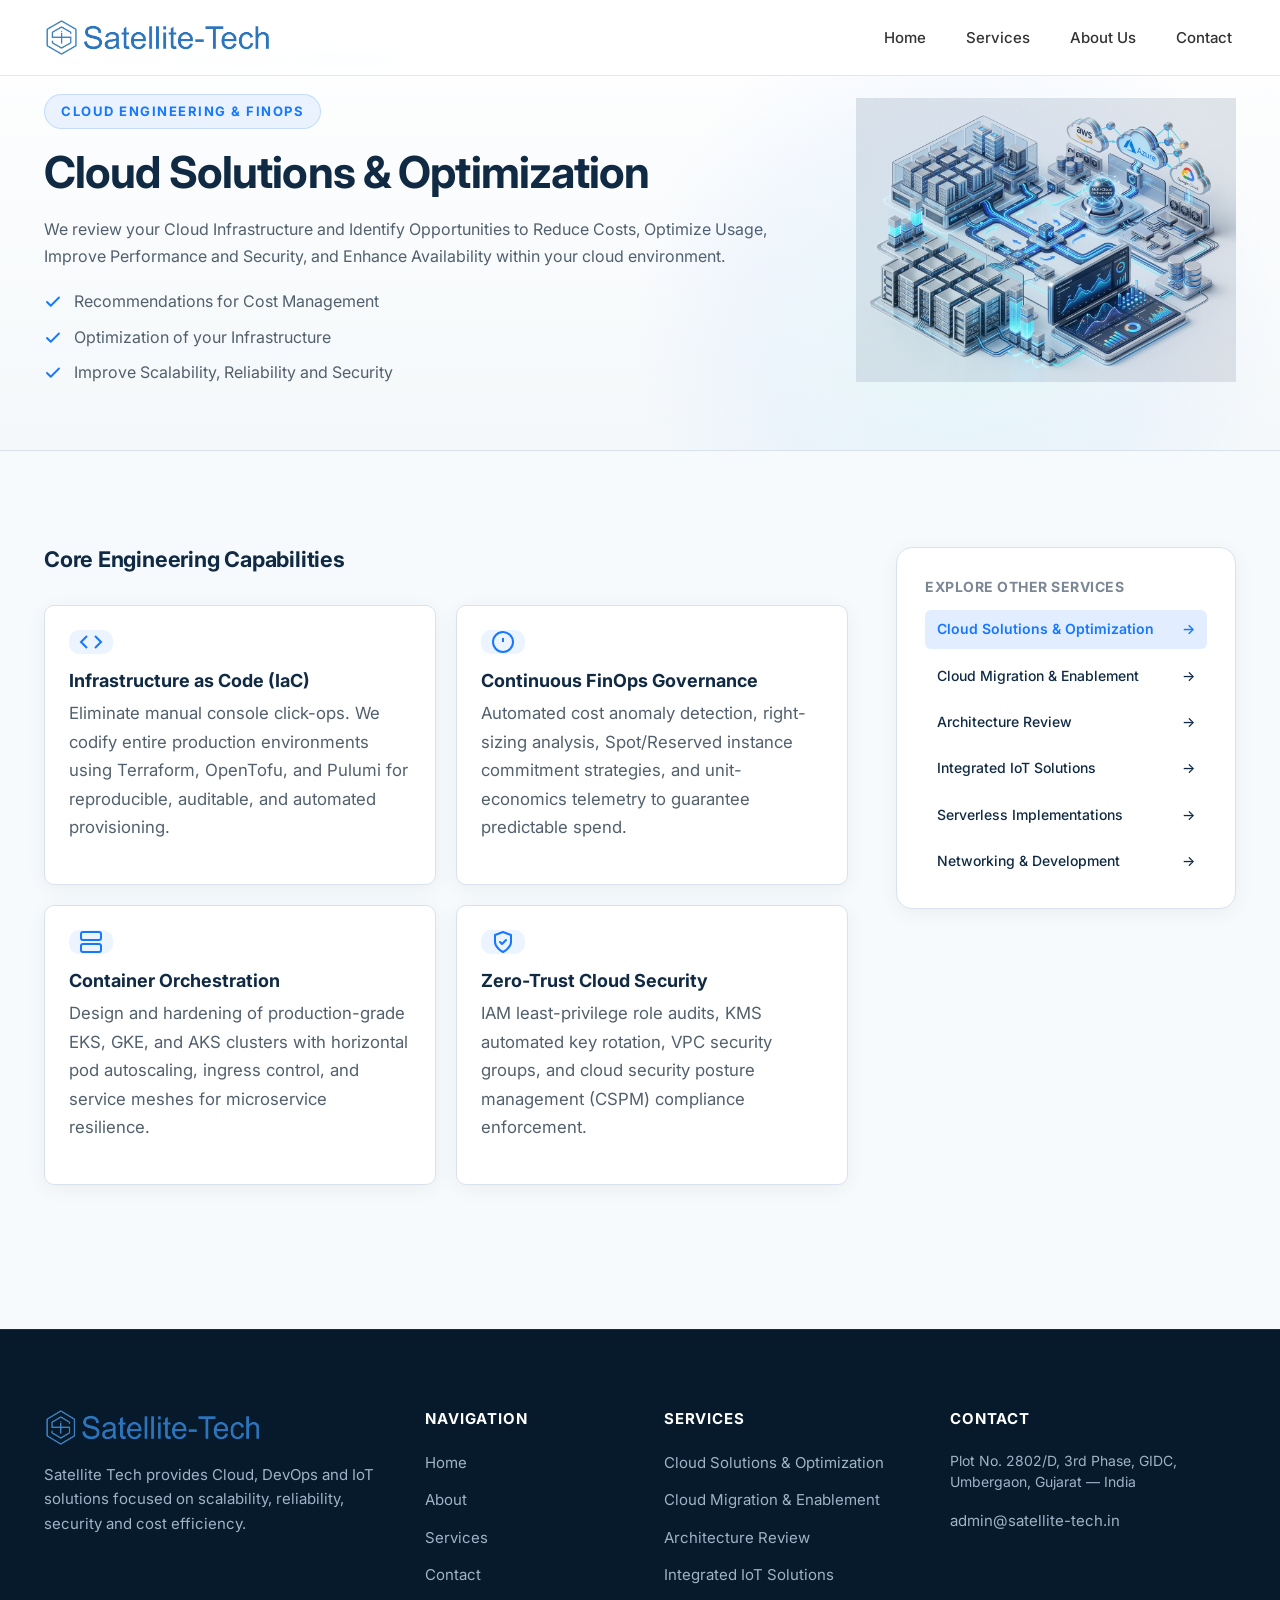
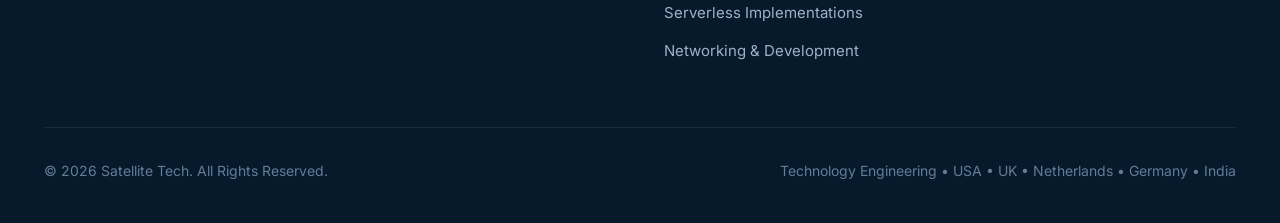
<file: service-cloud-solutions.html>
<!DOCTYPE html>
<html lang="en">
<head>
  <meta charset="UTF-8">
  <meta name="viewport" content="width=device-width, initial-scale=1.0">
  <title>Cloud Solutions &amp; Optimization | Satellite Tech</title>
  
  <meta name="description" content="Architect resilient, high-performance cloud environments. Satellite Tech specializes in Infrastructure as Code, FinOps waste reduction, auto-scaling, and multi-cloud reliability.">
  <meta property="og:title" content="Cloud Solutions &amp; Optimization | Satellite Tech">
  <meta property="og:description" content="Architect resilient, high-performance cloud environments tailored to modern workload demands with automated FinOps governance.">
  <meta property="og:type" content="website">
  <meta property="og:url" content="https://satellite-tech.in/service-cloud-solutions.html">
  
  <link rel="icon" type="image/svg+xml" href="favicon.png">
  <link rel="preconnect" href="https://fonts.googleapis.com">
  <link rel="preconnect" href="https://fonts.gstatic.com" crossorigin>
  <link href="https://fonts.googleapis.com/css2?family=Inter:wght@400;500;600;700&display=swap" rel="stylesheet">
  
  <link rel="stylesheet" href="css/style.css">
  <script src="js/script.js" defer></script>
</head>
<body>

  <!-- NAVBAR -->
  <header class="navbar" id="navbar">
    <div class="container navbar__inner">
      <a href="index.html" class="navbar__brand" aria-label="Satellite Tech Home">
        <img src="images/logo.png" alt="Satellite Tech Logo" class="navbar__logo" width="210" height="42">
      </a>
      
      <nav class="navbar__menu" id="nav-menu" aria-label="Primary Navigation">
        <a href="index.html" class="navbar__link">Home</a>
                <a href="services.html" class="navbar__link active">Services</a>
        <a href="about.html" class="navbar__link">About Us</a>
        <a href="contact.html" class="navbar__link">Contact</a>
      </nav>
    </div>
  </header>

  <main>
    <!-- BREADCRUMBS & HERO -->
    <section class="hero service-hero">
      <div class="container">
        <nav class="breadcrumbs" aria-label="Breadcrumb">
          <a href="index.html">Home</a>
          <span class="breadcrumbs__separator">/</span>
          <a href="services.html">Services</a>
          <span class="breadcrumbs__separator">/</span>
          <span class="breadcrumbs__current">Cloud Solutions &amp; Optimization</span>
        </nav>

        <div class="service-hero__content-grid">
          <div class="service-hero__header">
            <div class="section-tag">Cloud Engineering &amp; FinOps</div>
            <h1 class="section-title">Cloud Solutions &amp; Optimization</h1>
            <p class="section-description">
              We review your Cloud Infrastructure and Identify Opportunities to Reduce Costs, Optimize Usage, Improve Performance and Security, and Enhance Availability within your cloud environment.
            </p>
            <ul class="service-deliverables-list" style="margin: 20px 0 0 0; gap: 10px;">
              <li class="service-deliverable-item">
                <svg width="18" height="18" viewBox="0 0 24 24" fill="none" stroke="currentColor" stroke-width="2.5" stroke-linecap="round" stroke-linejoin="round"><polyline points="20 6 9 17 4 12"></polyline></svg>
                <span>Recommendations for Cost Management</span>
              </li>
              <li class="service-deliverable-item">
                <svg width="18" height="18" viewBox="0 0 24 24" fill="none" stroke="currentColor" stroke-width="2.5" stroke-linecap="round" stroke-linejoin="round"><polyline points="20 6 9 17 4 12"></polyline></svg>
                <span>Optimization of your Infrastructure</span>
              </li>
              <li class="service-deliverable-item">
                <svg width="18" height="18" viewBox="0 0 24 24" fill="none" stroke="currentColor" stroke-width="2.5" stroke-linecap="round" stroke-linejoin="round"><polyline points="20 6 9 17 4 12"></polyline></svg>
                <span>Improve Scalability, Reliability and Security</span>
              </li>
            </ul>
          </div>

          <div class="service-hero__visual">
            <img 
              src="images/cloud-solutions-hero.jpg" 
              alt="Cloud Infrastructure Engineering across AWS, and Google Cloud" 
              class="service-hero__img" 
              id="service-cloud-hero-image"
              referrerpolicy="no-referrer"
            />
          </div>
        </div>
      </div>
    </section>

    <!-- CONTENT & SIDEBAR LAYOUT -->
    <section class="section">
      <div class="container">
        <div class="service-layout">
          <!-- MAIN BODY -->
          <div class="service-body">
            <h3>Core Engineering Capabilities</h3>
            <div class="service-capabilities-grid">
              <div class="service-capability-card">
                <div class="service-capability-card__icon">
                  <svg width="24" height="24" viewBox="0 0 24 24" fill="none" stroke="currentColor" stroke-width="2"><polyline points="16 18 22 12 16 6"></polyline><polyline points="8 6 2 12 8 18"></polyline></svg>
                </div>
                <h4 class="service-capability-card__title">Infrastructure as Code (IaC)</h4>
                <p class="service-capability-card__desc">
                  Eliminate manual console click-ops. We codify entire production environments using Terraform, OpenTofu, and Pulumi for reproducible, auditable, and automated provisioning.
                </p>
              </div>

              <div class="service-capability-card">
                <div class="service-capability-card__icon">
                  <svg width="24" height="24" viewBox="0 0 24 24" fill="none" stroke="currentColor" stroke-width="2"><circle cx="12" cy="12" r="10"></circle><line x1="12" y1="8" x2="12" y2="12"></line><line x1="12" y1="16" x2="12.01" y2="16"></line></svg>
                </div>
                <h4 class="service-capability-card__title">Continuous FinOps Governance</h4>
                <p class="service-capability-card__desc">
                  Automated cost anomaly detection, right-sizing analysis, Spot/Reserved instance commitment strategies, and unit-economics telemetry to guarantee predictable spend.
                </p>
              </div>

              <div class="service-capability-card">
                <div class="service-capability-card__icon">
                  <svg width="24" height="24" viewBox="0 0 24 24" fill="none" stroke="currentColor" stroke-width="2"><rect x="2" y="2" width="20" height="8" rx="2" ry="2"></rect><rect x="2" y="14" width="20" height="8" rx="2" ry="2"></rect><line x1="6" y1="6" x2="6.01" y2="6"></line><line x1="6" y1="18" x2="6.01" y2="18"></line></svg>
                </div>
                <h4 class="service-capability-card__title">Container Orchestration</h4>
                <p class="service-capability-card__desc">
                  Design and hardening of production-grade EKS, GKE, and AKS clusters with horizontal pod autoscaling, ingress control, and service meshes for microservice resilience.
                </p>
              </div>

              <div class="service-capability-card">
                <div class="service-capability-card__icon">
                  <svg width="24" height="24" viewBox="0 0 24 24" fill="none" stroke="currentColor" stroke-width="2" stroke-linecap="round" stroke-linejoin="round"><path d="M12 22s8-4 8-10V5l-8-3-8 3v7c0 6 8 10 8 10z"></path><polyline points="9 12 11 14 15 10"></polyline></svg>
                </div>
                <h4 class="service-capability-card__title">Zero-Trust Cloud Security</h4>
                <p class="service-capability-card__desc">
                  IAM least-privilege role audits, KMS automated key rotation, VPC security groups, and cloud security posture management (CSPM) compliance enforcement.
                </p>
              </div>
            </div>

          </div>

          <!-- SIDEBAR -->
          <aside class="service-sidebar">
            <div class="service-sidebar-card">
              <!-- OTHER SERVICES SWITCHER -->
              <div >
                <div class="other-services-nav__title">Explore Other Services</div>
                <div class="other-services-list">
                  <a href="service-cloud-solutions.html" class="other-services-link is-active">
                    <span>Cloud Solutions &amp; Optimization</span>
                    <span>&rarr;</span>
                  </a>
                  <a href="service-cloud-migration.html" class="other-services-link">
                    <span>Cloud Migration &amp; Enablement</span>
                    <span>&rarr;</span>
                  </a>
                  <a href="service-architecture-review.html" class="other-services-link">
                    <span>Architecture Review</span>
                    <span>&rarr;</span>
                  </a>
                  <a href="service-iot-solutions.html" class="other-services-link">
                    <span>Integrated IoT Solutions</span>
                    <span>&rarr;</span>
                  </a>
                  <a href="service-serverless.html" class="other-services-link">
                    <span>Serverless Implementations</span>
                    <span>&rarr;</span>
                  </a>
                  <a href="service-networking-development.html" class="other-services-link">
                    <span>Networking &amp; Development</span>
                    <span>&rarr;</span>
                  </a>
                </div>
              </div>
            </div>
          </aside>
        </div>
      </div>
    </section>
  </main>

  <!-- FOOTER -->
  <footer class="footer">
    <div class="container">
      <div class="footer__grid">
        <div class="footer__brand">
          <img src="images/logo.png" alt="Satellite Tech Logo" class="footer__logo" width="220" height="44">
          <p class="footer__bio">
            Satellite Tech provides Cloud, DevOps and IoT solutions focused on scalability, reliability, security and cost efficiency.
          </p>
        </div>
        <div>
          <h4 class="footer__col-title">Navigation</h4>
          <ul class="footer__links">
            <li><a href="index.html" class="footer__link">Home</a></li>
            <li><a href="about.html" class="footer__link">About</a></li>
            <li><a href="services.html" class="footer__link">Services</a></li>
            <li><a href="contact.html" class="footer__link">Contact</a></li>
          </ul>
        </div>
        <div>
          <h4 class="footer__col-title">Services</h4>
          <ul class="footer__links">
            <li><a href="service-cloud-solutions.html" class="footer__link">Cloud Solutions &amp; Optimization</a></li>
            <li><a href="service-cloud-migration.html" class="footer__link">Cloud Migration &amp; Enablement</a></li>
            <li><a href="service-architecture-review.html" class="footer__link">Architecture Review</a></li>
            <li><a href="service-iot-solutions.html" class="footer__link">Integrated IoT Solutions</a></li>
            <li><a href="service-serverless.html" class="footer__link">Serverless Implementations</a></li>
            <li><a href="service-networking-development.html" class="footer__link">Networking &amp; Development</a></li>
          </ul>
        </div>
        <div>
          <h4 class="footer__col-title">Contact</h4>
          <div class="footer__contact-item">
            <span>Plot No. 2802/D, 3rd Phase, GIDC, Umbergaon, Gujarat — India</span>
          </div>
          <div class="footer__contact-item">
            <a href="mailto:admin@satellite-tech.in" class="footer__link">admin@satellite-tech.in</a>
          </div>
        </div>
      </div>
      <div class="footer__bottom">
        <div>&copy; <span id="current-year">2026</span> Satellite Tech. All Rights Reserved.</div>
        <div>
          Technology Engineering &bull; USA &bull; UK &bull; Netherlands &bull; Germany &bull; India
        </div>
      </div>
    </div>
  </footer>


</body>
</html>
</file>
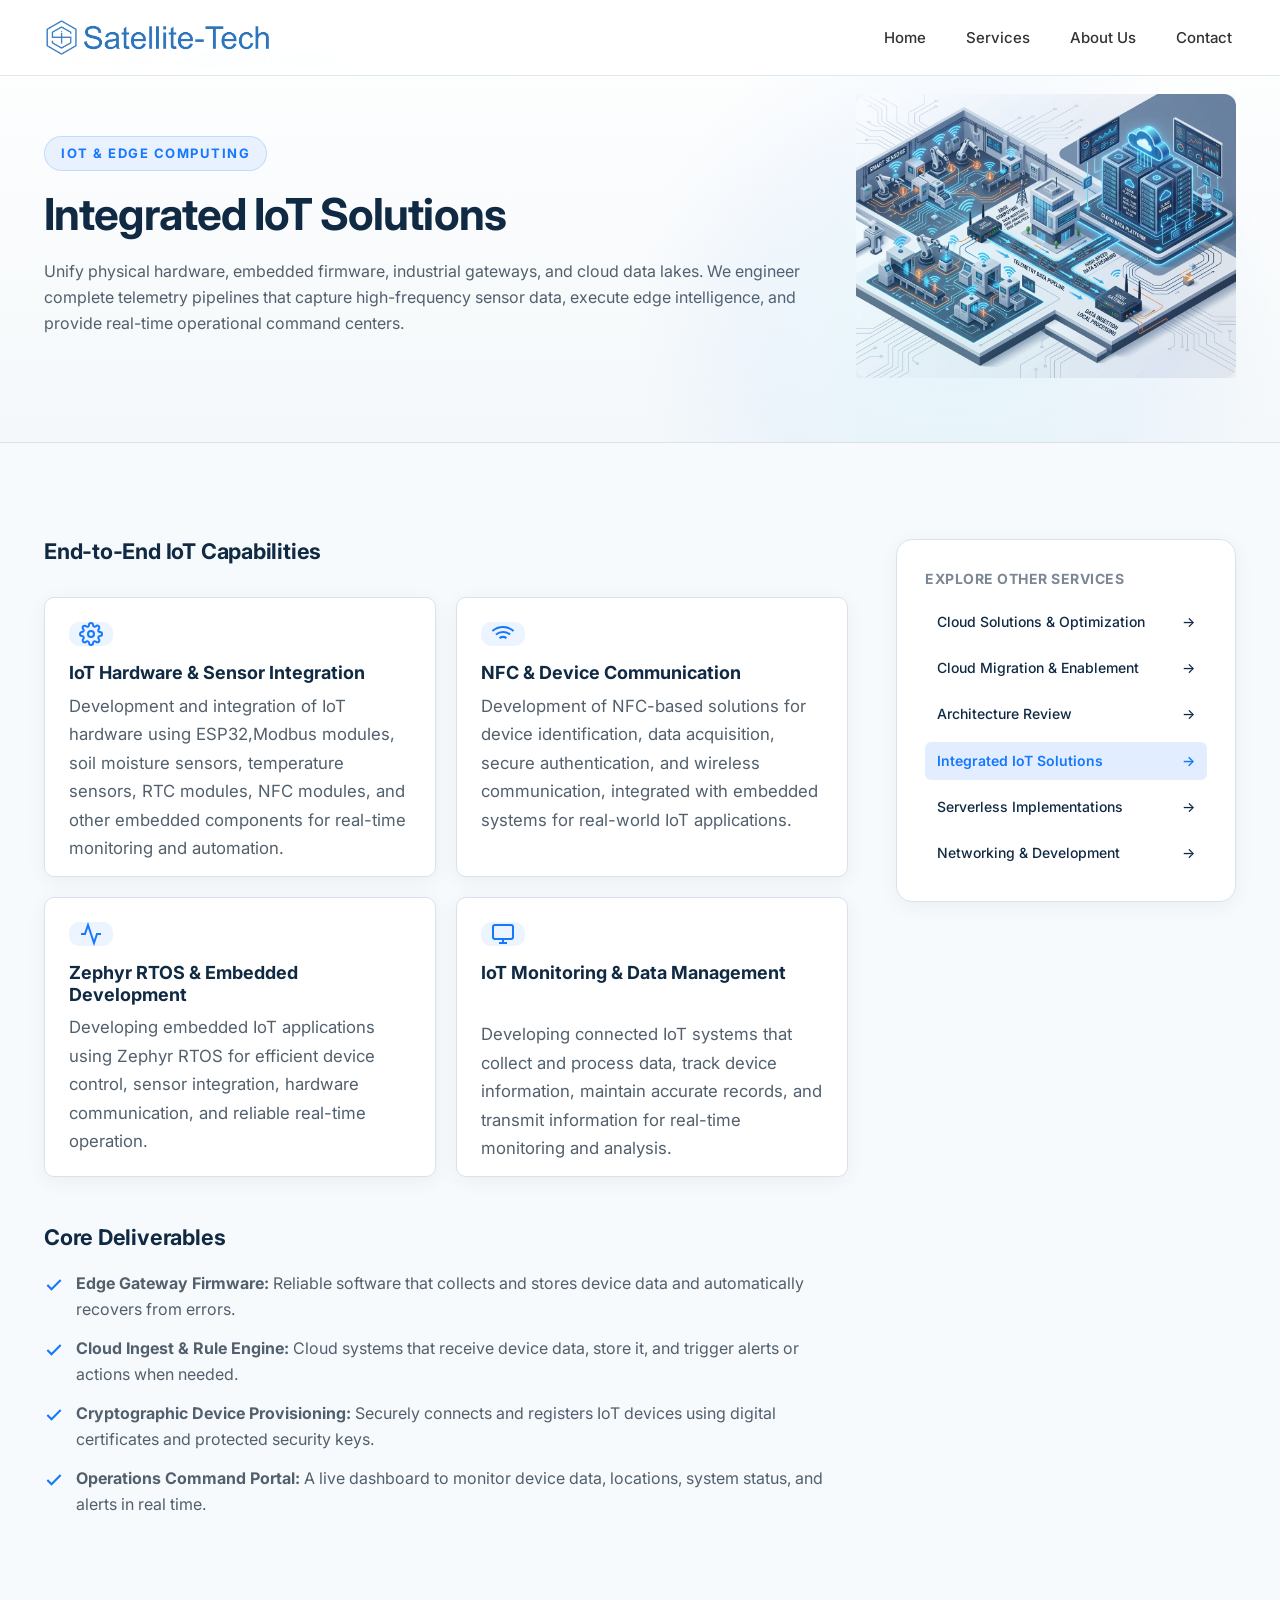
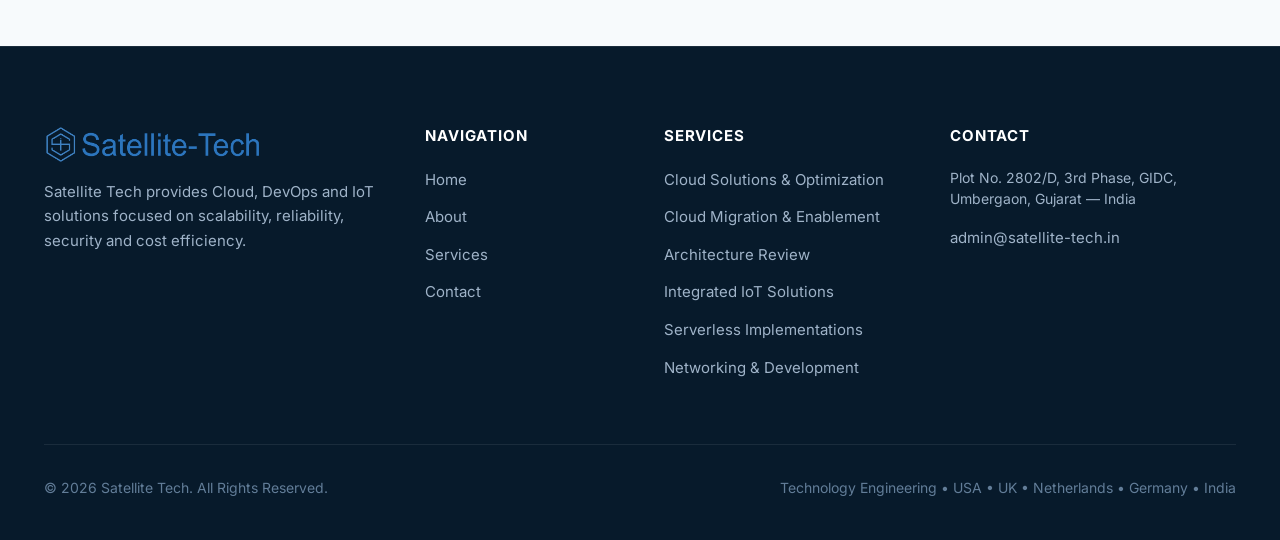
<file: service-iot-solutions.html>
<!DOCTYPE html>
<html lang="en">
<head>
  <meta charset="UTF-8">
  <meta name="viewport" content="width=device-width, initial-scale=1.0">
  <title>Integrated IoT Solutions | Satellite Tech</title>
  
  <meta name="description" content="Connect devices, sensors, gateways, and cloud applications into intelligent IoT ecosystems. Edge firmware, secure telemetry, and real-time operational intelligence.">
  <meta property="og:title" content="Integrated IoT Solutions | Satellite Tech">
  <meta property="og:description" content="End-to-end connected IoT ecosystems spanning hardware, firmware, edge gateways, secure cloud ingress, and real-time operational telemetry.">
  <meta property="og:type" content="website">
  <meta property="og:url" content="https://satellite-tech.in/service-iot-solutions.html">
  
  <link rel="icon" type="image/svg+xml" href="favicon.png">
  <link rel="preconnect" href="https://fonts.googleapis.com">
  <link rel="preconnect" href="https://fonts.gstatic.com" crossorigin>
  <link href="https://fonts.googleapis.com/css2?family=Inter:wght@400;500;600;700&display=swap" rel="stylesheet">
  
  <link rel="stylesheet" href="css/style.css">
  <script src="js/script.js" defer></script>
</head>
<body>

  <!-- NAVBAR -->
  <header class="navbar" id="navbar">
    <div class="container navbar__inner">
      <a href="index.html" class="navbar__brand" aria-label="Satellite Tech Home">
        <img src="images/logo.png" alt="Satellite Tech Logo" class="navbar__logo" width="210" height="42">
      </a>
      
      <nav class="navbar__menu" id="nav-menu" aria-label="Primary Navigation">
        <a href="index.html" class="navbar__link">Home</a>
                <a href="services.html" class="navbar__link active">Services</a>
        <a href="about.html" class="navbar__link">About Us</a>
        <a href="contact.html" class="navbar__link">Contact</a>
      </nav>

    </div>
  </header>

  <main>
    <!-- BREADCRUMBS & HERO -->
    <section class="hero service-hero">
      <div class="container">
        <nav class="breadcrumbs" aria-label="Breadcrumb">
          <a href="index.html">Home</a>
          <span class="breadcrumbs__separator">/</span>
          <a href="services.html">Services</a>
          <span class="breadcrumbs__separator">/</span>
          <span class="breadcrumbs__current">Integrated IoT Solutions</span>
        </nav>

        <div class="service-hero__content-grid">
          <div class="service-hero__header">
            <div class="section-tag">IoT &amp; Edge Computing</div>
            <h1 class="section-title">Integrated IoT Solutions</h1>
            <p class="section-description">
              Unify physical hardware, embedded firmware, industrial gateways, and cloud data lakes. We engineer complete telemetry pipelines that capture high-frequency sensor data, execute edge intelligence, and provide real-time operational command centers.
            </p>
          </div>

          <div class="service-hero__visual">
            <img 
              src="images/iot-solutions-hero.jpg" 
              alt="Integrated IoT Solutions Illustration" 
              class="service-hero__img" 
              id="service-iot-hero-image"
              style="border-radius: 12px; box-shadow: var(--shadow-md, 0 4px 16px rgba(0,0,0,0.08));"
              referrerpolicy="no-referrer"
            />
          </div>
        </div>
      </div>
    </section>

    <!-- CONTENT & SIDEBAR LAYOUT -->
    <section class="section">
      <div class="container">
        <div class="service-layout">
          <!-- MAIN BODY -->
          <div class="service-body">
            <h3 style="margin-top: 0;">End-to-End IoT Capabilities</h3>
            <div class="service-capabilities-grid">
              
              <div class="service-capability-card">
                <div class="service-capability-card__icon">
                  <svg width="24" height="24" viewBox="0 0 24 24" fill="none" stroke="currentColor" stroke-width="2"><circle cx="12" cy="12" r="3"></circle><path d="M19.4 15a1.65 1.65 0 0 0 .33 1.82l.06.06a2 2 0 0 1 0 2.83 2 2 0 0 1-2.83 0l-.06-.06a1.65 1.65 0 0 0-1.82-.33 1.65 1.65 0 0 0-1 1.51V21a2 2 0 0 1-2 2 2 2 0 0 1-2-2v-.09A1.65 1.65 0 0 0 9 19.4a1.65 1.65 0 0 0-1.82.33l-.06.06a2 2 0 0 1-2.83 0 2 2 0 0 1 0-2.83l.06-.06a1.65 1.65 0 0 0 .33-1.82 1.65 1.65 0 0 0-1.51-1H3a2 2 0 0 1-2-2 2 2 0 0 1 2-2h.09A1.65 1.65 0 0 0 4.6 9a1.65 1.65 0 0 0-.33-1.82l-.06-.06a2 2 0 0 1 0-2.83 2 2 0 0 1 2.83 0l.06.06a1.65 1.65 0 0 0 1.82.33H9a1.65 1.65 0 0 0 1-1.51V3a2 2 0 0 1 2-2 2 2 0 0 1 2 2v.09a1.65 1.65 0 0 0 1 1.51 1.65 1.65 0 0 0 1.82-.33l.06-.06a2 2 0 0 1 2.83 0 2 2 0 0 1 0 2.83l-.06.06a1.65 1.65 0 0 0-.33 1.82V9a1.65 1.65 0 0 0 1.51 1H21a2 2 0 0 1 2 2 2 2 0 0 1-2 2h-.09a1.65 1.65 0 0 0-1.51 1z"></path></svg>
                </div>
                <h4 class="service-capability-card__title">IoT Hardware  &amp; Sensor Integration</h4>
                <p class="service-capability-card__desc">
                  Development and integration of IoT hardware using ESP32,Modbus modules, soil moisture sensors, temperature sensors, RTC modules, NFC modules, and other embedded components for real-time monitoring and automation.                </p>
              </div>

              <div class="service-capability-card">
                <div class="service-capability-card__icon">
                  <svg width="24" height="24" viewBox="0 0 24 24" fill="none" stroke="currentColor" stroke-width="2"><path d="M5 12.55a11 11 0 0 1 14.08 0"></path><path d="M1.42 9a16 16 0 0 1 21.16 0"></path><path d="M8.53 16.11a6 6 0 0 1 6.95 0"></path><line x1="12" y1="20" x2="12.01" y2="20"></line></svg>
                </div>
                <h4 class="service-capability-card__title">NFC & Device Communication </h4>
                <p class="service-capability-card__desc">
                  Development of NFC-based solutions for device identification, data acquisition, secure authentication, and wireless communication, integrated with embedded systems for real-world IoT applications.              </div>

              <div class="service-capability-card">
                <div class="service-capability-card__icon">
                  <svg width="24" height="24" viewBox="0 0 24 24" fill="none" stroke="currentColor" stroke-width="2"><polyline points="22 12 18 12 15 21 9 3 6 12 2 12"></polyline></svg>
                </div>
                <h4 class="service-capability-card__title">Zephyr RTOS &amp; Embedded Development</h4>
                <p class="service-capability-card__desc">
                  Developing embedded IoT applications using Zephyr RTOS for efficient device control, sensor integration, hardware communication, and reliable real-time operation.              </div>

              <div class="service-capability-card">
                <div class="service-capability-card__icon">
                  <svg width="24" height="24" viewBox="0 0 24 24" fill="none" stroke="currentColor" stroke-width="2"><rect x="2" y="3" width="20" height="14" rx="2" ry="2"></rect><line x1="8" y1="21" x2="16" y2="21"></line><line x1="12" y1="17" x2="12" y2="21"></line></svg>
                </div>
                <h4 class="service-capability-card__title">IoT Monitoring  &amp; Data Management</h4>
                <p class="service-capability-card__desc"><br>
                  Developing connected IoT systems that collect and process data, track device information, maintain accurate records, and transmit information for real-time monitoring and analysis.              </div>
            </div>

            <h3>Core Deliverables</h3>
            <ul class="service-deliverables-list">
              <li class="service-deliverable-item">
                <svg width="20" height="20" viewBox="0 0 24 24" fill="none" stroke="currentColor" stroke-width="2.5"><polyline points="20 6 9 17 4 12"></polyline></svg>
                <span><strong>Edge Gateway Firmware:</strong> Reliable software that collects and stores device data and automatically recovers from errors.</span>
              </li>
              <li class="service-deliverable-item">
                <svg width="20" height="20" viewBox="0 0 24 24" fill="none" stroke="currentColor" stroke-width="2.5"><polyline points="20 6 9 17 4 12"></polyline></svg>
                <span><strong>Cloud Ingest &amp; Rule Engine:</strong> Cloud systems that receive device data, store it, and trigger alerts or actions when needed.</span>
              </li>
              <li class="service-deliverable-item">
                <svg width="20" height="20" viewBox="0 0 24 24" fill="none" stroke="currentColor" stroke-width="2.5"><polyline points="20 6 9 17 4 12"></polyline></svg>
                <span><strong>Cryptographic Device Provisioning:</strong> Securely connects and registers IoT devices using digital certificates and protected security keys.</span>
              </li>
              <li class="service-deliverable-item">
                <svg width="20" height="20" viewBox="0 0 24 24" fill="none" stroke="currentColor" stroke-width="2.5"><polyline points="20 6 9 17 4 12"></polyline></svg>
                <span><strong>Operations Command Portal:</strong> A live dashboard to monitor device data, locations, system status, and alerts in real time.</span>
              </li>
            </ul>
          </div>

          <!-- SIDEBAR -->
          <aside class="service-sidebar">
            <div class="service-sidebar-card">
              <!-- OTHER SERVICES SWITCHER -->
              <div >
                <div class="other-services-nav__title">Explore Other Services</div>
                <div class="other-services-list">
                  <a href="service-cloud-solutions.html" class="other-services-link">
                    <span>Cloud Solutions &amp; Optimization</span>
                    <span>&rarr;</span>
                  </a>
                  <a href="service-cloud-migration.html" class="other-services-link">
                    <span>Cloud Migration &amp; Enablement</span>
                    <span>&rarr;</span>
                  </a>
                  <a href="service-architecture-review.html" class="other-services-link">
                    <span>Architecture Review</span>
                    <span>&rarr;</span>
                  </a>
                  <a href="service-iot-solutions.html" class="other-services-link is-active">
                    <span>Integrated IoT Solutions</span>
                    <span>&rarr;</span>
                  </a>
                  <a href="service-serverless.html" class="other-services-link">
                    <span>Serverless Implementations</span>
                    <span>&rarr;</span>
                  </a>
                  <a href="service-networking-development.html" class="other-services-link">
                    <span>Networking &amp; Development</span>
                    <span>&rarr;</span>
                  </a>
                </div>
              </div>
            </div>
          </aside>
        </div>
      </div>
    </section>
  </main>

  <!-- FOOTER -->
  <footer class="footer">
    <div class="container">
      <div class="footer__grid">
        <div class="footer__brand">
          <img src="images/logo.png" alt="Satellite Tech Logo" class="footer__logo" width="220" height="44">
          <p class="footer__bio">
            Satellite Tech provides Cloud, DevOps and IoT solutions focused on scalability, reliability, security and cost efficiency.
          </p>
        </div>
        <div>
          <h4 class="footer__col-title">Navigation</h4>
          <ul class="footer__links">
            <li><a href="index.html" class="footer__link">Home</a></li>
            <li><a href="about.html" class="footer__link">About</a></li>
            <li><a href="services.html" class="footer__link">Services</a></li>
            <li><a href="contact.html" class="footer__link">Contact</a></li>
          </ul>
        </div>
        <div>
          <h4 class="footer__col-title">Services</h4>
          <ul class="footer__links">
            <li><a href="service-cloud-solutions.html" class="footer__link">Cloud Solutions &amp; Optimization</a></li>
            <li><a href="service-cloud-migration.html" class="footer__link">Cloud Migration &amp; Enablement</a></li>
            <li><a href="service-architecture-review.html" class="footer__link">Architecture Review</a></li>
            <li><a href="service-iot-solutions.html" class="footer__link">Integrated IoT Solutions</a></li>
            <li><a href="service-serverless.html" class="footer__link">Serverless Implementations</a></li>
            <li><a href="service-networking-development.html" class="footer__link">Networking &amp; Development</a></li>
          </ul>
        </div>
        <div>
          <h4 class="footer__col-title">Contact</h4>
          <div class="footer__contact-item">
            <span>Plot No. 2802/D, 3rd Phase, GIDC, Umbergaon, Gujarat — India</span>
          </div>
          <div class="footer__contact-item">
            <a href="mailto:admin@satellite-tech.in" class="footer__link">admin@satellite-tech.in</a>
          </div>
        </div>
      </div>
      <div class="footer__bottom">
        <div>&copy; <span id="current-year">2026</span> Satellite Tech. All Rights Reserved.</div>
        <div>
          Technology Engineering &bull; USA &bull; UK &bull; Netherlands &bull; Germany &bull; India
        </div>
      </div>
    </div>
  </footer>


</body>
</html>
</file>
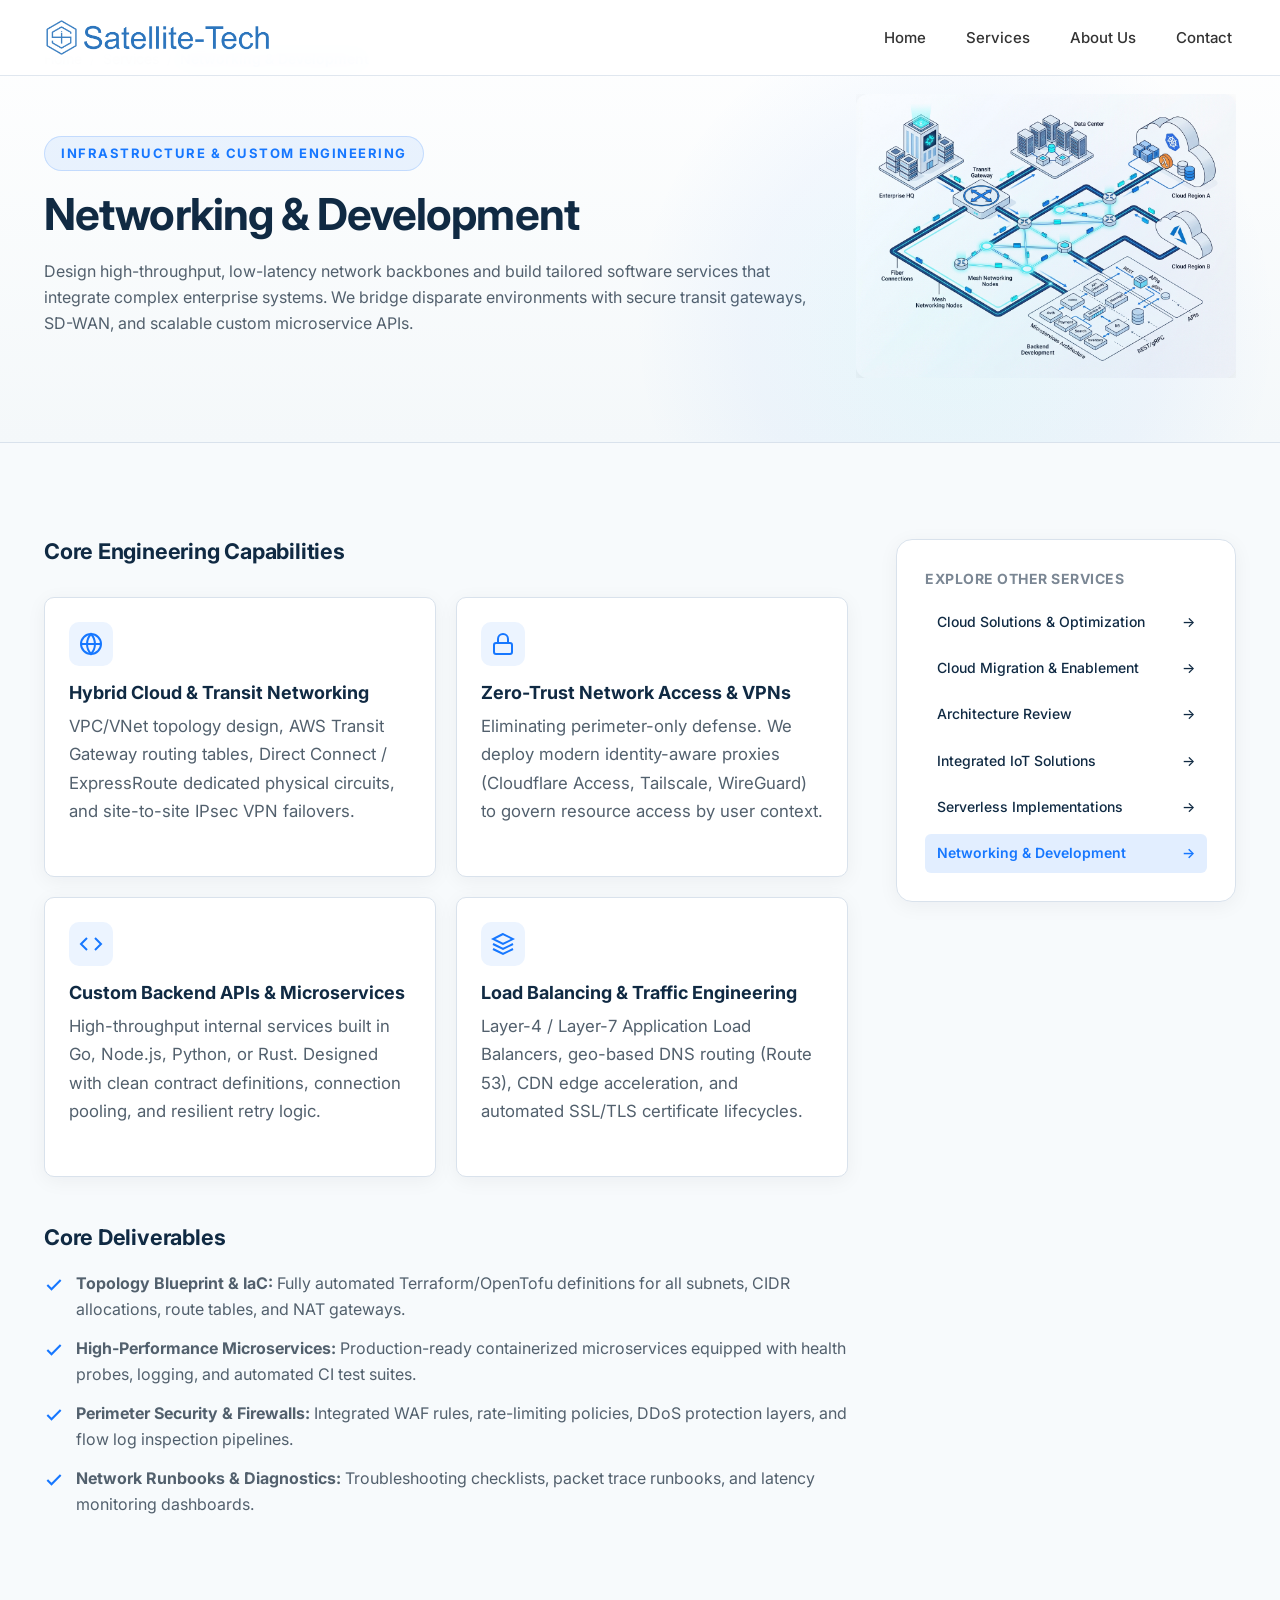
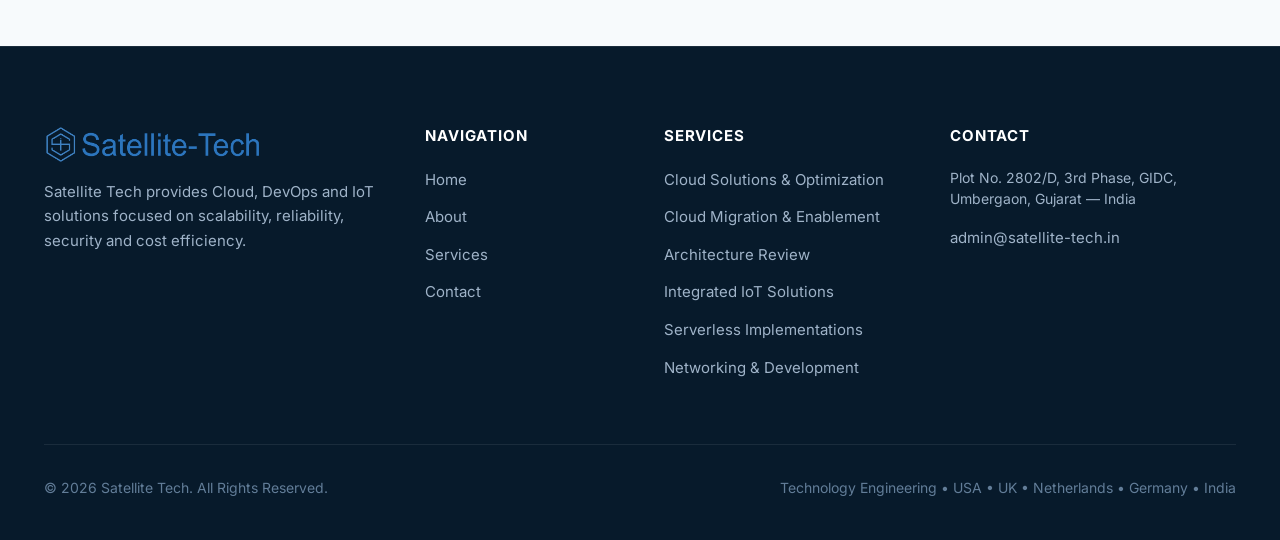
<file: service-networking-development.html>
<!DOCTYPE html>
<html lang="en">
<head>
  <meta charset="UTF-8">
  <meta name="viewport" content="width=device-width, initial-scale=1.0">
  <title>Networking &amp; Development | Satellite Tech</title>
  
  <meta name="description" content="Enterprise network topology engineering, hybrid cloud interconnects, VPNs, and custom microservice development tailored to mission-critical operations.">
  <meta property="og:title" content="Networking &amp; Development | Satellite Tech">
  <meta property="og:description" content="Design reliable networking infrastructure and develop technology solutions aligned with business requirements.">
  <meta property="og:type" content="website">
  <meta property="og:url" content="https://satellite-tech.in/service-networking-development.html">
  
  <link rel="icon" type="image/svg+xml" href="favicon.png">
  <link rel="preconnect" href="https://fonts.googleapis.com">
  <link rel="preconnect" href="https://fonts.gstatic.com" crossorigin>
  <link href="https://fonts.googleapis.com/css2?family=Inter:wght@400;500;600;700&display=swap" rel="stylesheet">
  
  <link rel="stylesheet" href="css/style.css">
  <script src="js/script.js" defer></script>
</head>
<body>

  <!-- NAVBAR -->
  <header class="navbar" id="navbar">
    <div class="container navbar__inner">
      <a href="index.html" class="navbar__brand" aria-label="Satellite Tech Home">
        <img src="images/logo.png" alt="Satellite Tech Logo" class="navbar__logo" width="210" height="42">
      </a>
      
      <nav class="navbar__menu" id="nav-menu" aria-label="Primary Navigation">
        <a href="index.html" class="navbar__link">Home</a>
                <a href="services.html" class="navbar__link active">Services</a>
        <a href="about.html" class="navbar__link">About Us</a>
        <a href="contact.html" class="navbar__link">Contact</a>
      </nav>

    </div>
  </header>

  <main>
    <!-- BREADCRUMBS & HERO -->
    <section class="hero service-hero">
      <div class="container">
        <nav class="breadcrumbs" aria-label="Breadcrumb">
          <a href="index.html">Home</a>
          <span class="breadcrumbs__separator">/</span>
          <a href="services.html">Services</a>
          <span class="breadcrumbs__separator">/</span>
          <span class="breadcrumbs__current">Networking &amp; Development</span>
        </nav>

        <div class="service-hero__content-grid">
          <div class="service-hero__header">
            <div class="section-tag">Infrastructure &amp; Custom Engineering</div>
            <h1 class="section-title">Networking &amp; Development</h1>
            <p class="section-description">
              Design high-throughput, low-latency network backbones and build tailored software services that integrate complex enterprise systems. We bridge disparate environments with secure transit gateways, SD-WAN, and scalable custom microservice APIs.
            </p>
          </div>

          <div class="service-hero__visual">
            <img 
              src="images/networking-hero.jpg" 
              alt="Networking and Software Development Illustration" 
              class="service-hero__img" 
              id="service-networking-hero-image"
              style="border-radius: 12px; box-shadow: var(--shadow-md, 0 4px 16px rgba(0,0,0,0.08));"
              referrerpolicy="no-referrer"
            />
          </div>
        </div>
      </div>
    </section>

    <!-- CONTENT & SIDEBAR LAYOUT -->
    <section class="section">
      <div class="container">
        <div class="service-layout">
          <!-- MAIN BODY -->
          <div class="service-body">
            <h3>Core Engineering Capabilities</h3>
            <div class="service-capabilities-grid">
              <div class="service-capability-card">
                <div class="service-capability-card__icon">
                  <svg width="24" height="24" viewBox="0 0 24 24" fill="none" stroke="currentColor" stroke-width="2"><circle cx="12" cy="12" r="10"></circle><line x1="2" y1="12" x2="22" y2="12"></line><path d="M12 2a15.3 15.3 0 0 1 4 10 15.3 15.3 0 0 1-4 10 15.3 15.3 0 0 1-4-10 15.3 15.3 0 0 1 4-10z"></path></svg>
                </div>
                <h4 class="service-capability-card__title">Hybrid Cloud &amp; Transit Networking</h4>
                <p class="service-capability-card__desc">
                  VPC/VNet topology design, AWS Transit Gateway routing tables, Direct Connect / ExpressRoute dedicated physical circuits, and site-to-site IPsec VPN failovers.
                </p>
              </div>

              <div class="service-capability-card">
                <div class="service-capability-card__icon">
                  <svg width="24" height="24" viewBox="0 0 24 24" fill="none" stroke="currentColor" stroke-width="2"><rect x="3" y="11" width="18" height="11" rx="2" ry="2"></rect><path d="M7 11V7a5 5 0 0 1 10 0v4"></path></svg>
                </div>
                <h4 class="service-capability-card__title">Zero-Trust Network Access &amp; VPNs</h4>
                <p class="service-capability-card__desc">
                  Eliminating perimeter-only defense. We deploy modern identity-aware proxies (Cloudflare Access, Tailscale, WireGuard) to govern resource access by user context.
                </p>
              </div>

              <div class="service-capability-card">
                <div class="service-capability-card__icon">
                  <svg width="24" height="24" viewBox="0 0 24 24" fill="none" stroke="currentColor" stroke-width="2"><polyline points="16 18 22 12 16 6"></polyline><polyline points="8 6 2 12 8 18"></polyline></svg>
                </div>
                <h4 class="service-capability-card__title">Custom Backend APIs &amp; Microservices</h4>
                <p class="service-capability-card__desc">
                  High-throughput internal services built in Go, Node.js, Python, or Rust. Designed with clean contract definitions, connection pooling, and resilient retry logic.
                </p>
              </div>

              <div class="service-capability-card">
                <div class="service-capability-card__icon">
                  <svg width="24" height="24" viewBox="0 0 24 24" fill="none" stroke="currentColor" stroke-width="2"><polygon points="12 2 2 7 12 12 22 7 12 2"></polygon><polyline points="2 17 12 22 22 17"></polyline><polyline points="2 12 12 17 22 12"></polyline></svg>
                </div>
                <h4 class="service-capability-card__title">Load Balancing &amp; Traffic Engineering</h4>
                <p class="service-capability-card__desc">
                  Layer-4 / Layer-7 Application Load Balancers, geo-based DNS routing (Route 53), CDN edge acceleration, and automated SSL/TLS certificate lifecycles.
                </p>
              </div>
            </div>

            <h3>Core Deliverables</h3>
            <ul class="service-deliverables-list">
              <li class="service-deliverable-item">
                <svg width="20" height="20" viewBox="0 0 24 24" fill="none" stroke="currentColor" stroke-width="2.5"><polyline points="20 6 9 17 4 12"></polyline></svg>
                <span><strong>Topology Blueprint &amp; IaC:</strong> Fully automated Terraform/OpenTofu definitions for all subnets, CIDR allocations, route tables, and NAT gateways.</span>
              </li>
              <li class="service-deliverable-item">
                <svg width="20" height="20" viewBox="0 0 24 24" fill="none" stroke="currentColor" stroke-width="2.5"><polyline points="20 6 9 17 4 12"></polyline></svg>
                <span><strong>High-Performance Microservices:</strong> Production-ready containerized microservices equipped with health probes, logging, and automated CI test suites.</span>
              </li>
              <li class="service-deliverable-item">
                <svg width="20" height="20" viewBox="0 0 24 24" fill="none" stroke="currentColor" stroke-width="2.5"><polyline points="20 6 9 17 4 12"></polyline></svg>
                <span><strong>Perimeter Security &amp; Firewalls:</strong> Integrated WAF rules, rate-limiting policies, DDoS protection layers, and flow log inspection pipelines.</span>
              </li>
              <li class="service-deliverable-item">
                <svg width="20" height="20" viewBox="0 0 24 24" fill="none" stroke="currentColor" stroke-width="2.5"><polyline points="20 6 9 17 4 12"></polyline></svg>
                <span><strong>Network Runbooks &amp; Diagnostics:</strong> Troubleshooting checklists, packet trace runbooks, and latency monitoring dashboards.</span>
              </li>
            </ul>
          </div>

          <!-- SIDEBAR -->
          <aside class="service-sidebar">
            <div class="service-sidebar-card">
              <!-- OTHER SERVICES SWITCHER -->
                <div class="other-services-nav__title">Explore Other Services</div>
                <div class="other-services-list">
                  <a href="service-cloud-solutions.html" class="other-services-link">
                    <span>Cloud Solutions &amp; Optimization</span>
                    <span>&rarr;</span>
                  </a>
                  <a href="service-cloud-migration.html" class="other-services-link">
                    <span>Cloud Migration &amp; Enablement</span>
                    <span>&rarr;</span>
                  </a>
                  <a href="service-architecture-review.html" class="other-services-link">
                    <span>Architecture Review</span>
                    <span>&rarr;</span>
                  </a>
                  <a href="service-iot-solutions.html" class="other-services-link">
                    <span>Integrated IoT Solutions</span>
                    <span>&rarr;</span>
                  </a>
                  <a href="service-serverless.html" class="other-services-link">
                    <span>Serverless Implementations</span>
                    <span>&rarr;</span>
                  </a>
                  <a href="service-networking-development.html" class="other-services-link is-active">
                    <span>Networking &amp; Development</span>
                    <span>&rarr;</span>
                  </a>
                </div>
              </div>
            </div>
          </aside>
        </div>
      </div>
    </section>
  </main>

  <!-- FOOTER -->
  <footer class="footer">
    <div class="container">
      <div class="footer__grid">
        <div class="footer__brand">
          <img src="images/logo.png" alt="Satellite Tech Logo" class="footer__logo" width="220" height="44">
          <p class="footer__bio">
            Satellite Tech provides Cloud, DevOps and IoT solutions focused on scalability, reliability, security and cost efficiency.
          </p>
        </div>
        <div>
          <h4 class="footer__col-title">Navigation</h4>
          <ul class="footer__links">
            <li><a href="index.html" class="footer__link">Home</a></li>
            <li><a href="about.html" class="footer__link">About</a></li>
            <li><a href="services.html" class="footer__link">Services</a></li>
            <li><a href="contact.html" class="footer__link">Contact</a></li>
          </ul>
        </div>
        <div>
          <h4 class="footer__col-title">Services</h4>
          <ul class="footer__links">
            <li><a href="service-cloud-solutions.html" class="footer__link">Cloud Solutions &amp; Optimization</a></li>
            <li><a href="service-cloud-migration.html" class="footer__link">Cloud Migration &amp; Enablement</a></li>
            <li><a href="service-architecture-review.html" class="footer__link">Architecture Review</a></li>
            <li><a href="service-iot-solutions.html" class="footer__link">Integrated IoT Solutions</a></li>
            <li><a href="service-serverless.html" class="footer__link">Serverless Implementations</a></li>
            <li><a href="service-networking-development.html" class="footer__link">Networking &amp; Development</a></li>
          </ul>
        </div>
        <div>
          <h4 class="footer__col-title">Contact</h4>
          <div class="footer__contact-item">
            <span>Plot No. 2802/D, 3rd Phase, GIDC, Umbergaon, Gujarat — India</span>
          </div>
          <div class="footer__contact-item">
            <a href="mailto:admin@satellite-tech.in" class="footer__link">admin@satellite-tech.in</a>
          </div>
        </div>
      </div>
      <div class="footer__bottom">
        <div>&copy; <span id="current-year">2026</span> Satellite Tech. All Rights Reserved.</div>
        <div>
          Technology Engineering &bull; USA &bull; UK &bull; Netherlands &bull; Germany &bull; India
        </div>
      </div>
    </div>
  </footer>

</body>
</html>
</file>
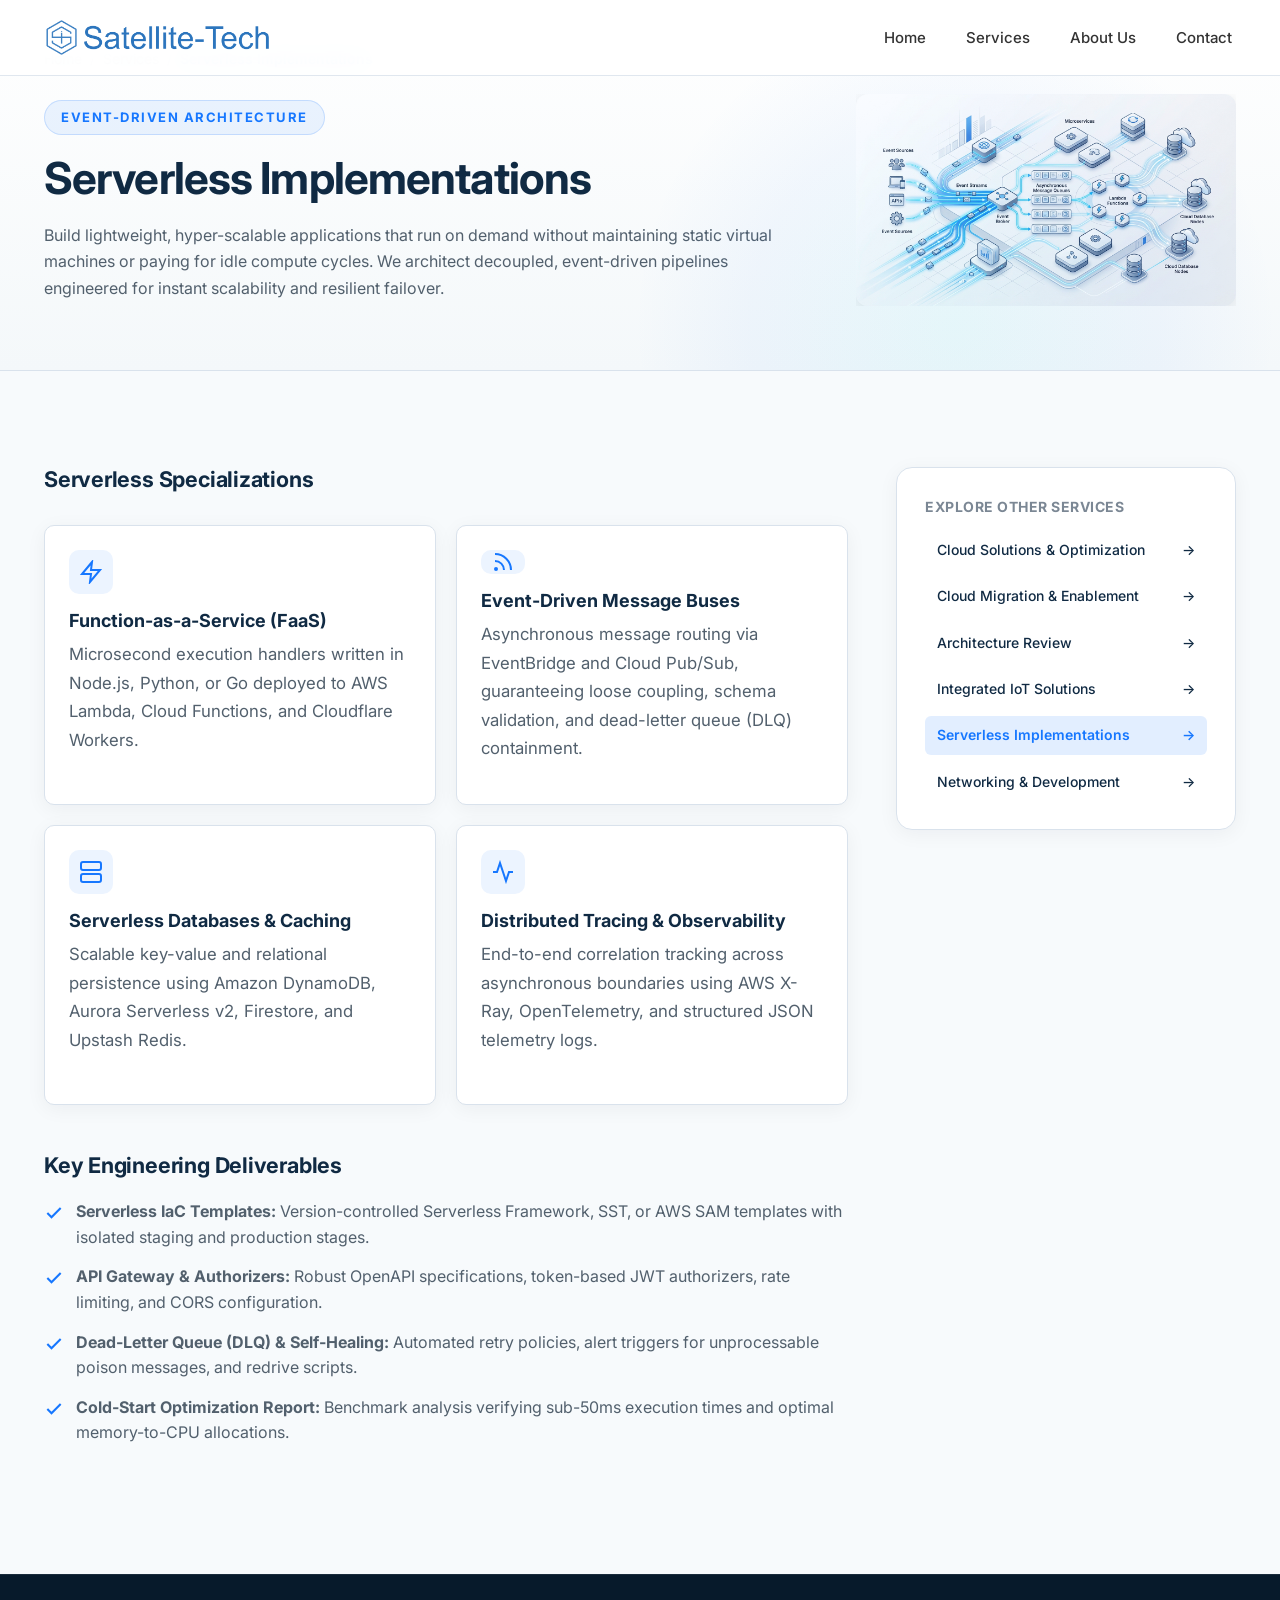
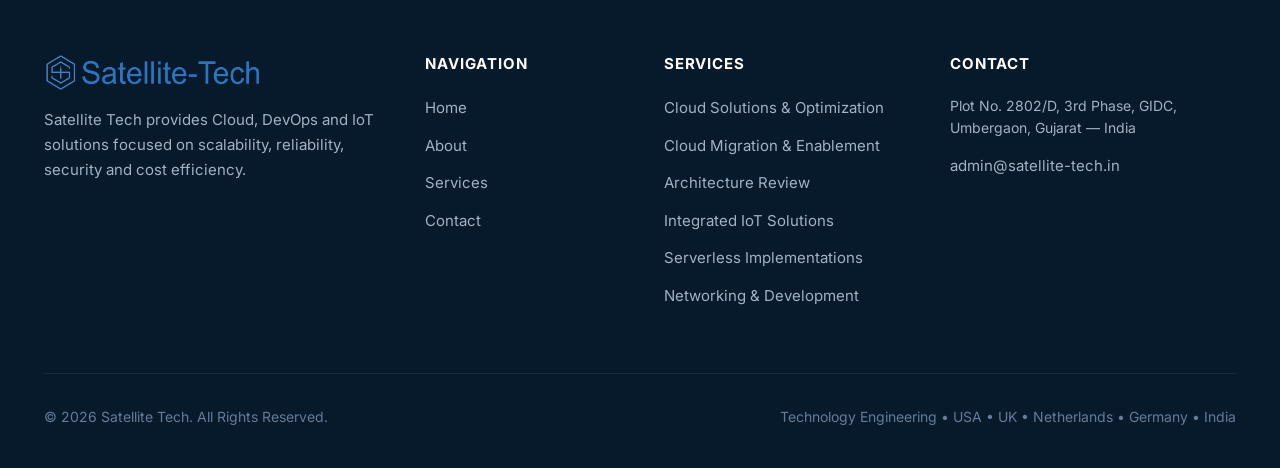
<file: service-serverless.html>
<!DOCTYPE html>
<html lang="en">
<head>
  <meta charset="UTF-8">
  <meta name="viewport" content="width=device-width, initial-scale=1.0">
  <title>Serverless Implementations | Satellite Tech</title>
  
  <meta name="description" content="Build scalable, cost-efficient event-driven systems with serverless architectures. AWS Lambda, Google Cloud Functions, EventBridge, and DynamoDB solutions.">
  <meta property="og:title" content="Serverless Implementations | Satellite Tech">
  <meta property="og:description" content="Build scalable event-driven applications using modern serverless architecture that scales from zero with microsecond response.">
  <meta property="og:type" content="website">
  <meta property="og:url" content="https://satellite-tech.in/service-serverless.html">
  
  <link rel="icon" type="image/svg+xml" href="favicon.png">
  <link rel="preconnect" href="https://fonts.googleapis.com">
  <link rel="preconnect" href="https://fonts.gstatic.com" crossorigin>
  <link href="https://fonts.googleapis.com/css2?family=Inter:wght@400;500;600;700&display=swap" rel="stylesheet">
  
  <link rel="stylesheet" href="css/style.css">
  <script src="js/script.js" defer></script>
</head>
<body>

  <!-- NAVBAR -->
  <header class="navbar" id="navbar">
    <div class="container navbar__inner">
      <a href="index.html" class="navbar__brand" aria-label="Satellite Tech Home">
        <img src="images/logo.png" alt="Satellite Tech Logo" class="navbar__logo" width="210" height="42">
      </a>
      
      <nav class="navbar__menu" id="nav-menu" aria-label="Primary Navigation">
        <a href="index.html" class="navbar__link">Home</a>
                <a href="services.html" class="navbar__link active">Services</a>
        <a href="about.html" class="navbar__link">About Us</a>
        <a href="contact.html" class="navbar__link">Contact</a>
      </nav>
    </div>
  </header>

  <main>
    <!-- BREADCRUMBS & HERO -->
    <section class="hero service-hero">
      <div class="container">
        <nav class="breadcrumbs" aria-label="Breadcrumb">
          <a href="index.html">Home</a>
          <span class="breadcrumbs__separator">/</span>
          <a href="services.html">Services</a>
          <span class="breadcrumbs__separator">/</span>
          <span class="breadcrumbs__current">Serverless Implementations</span>
        </nav>

        <div class="service-hero__content-grid">
          <div class="service-hero__header">
            <div class="section-tag">Event-Driven Architecture</div>
            <h1 class="section-title">Serverless Implementations</h1>
            <p class="section-description">
              Build lightweight, hyper-scalable applications that run on demand without maintaining static virtual machines or paying for idle compute cycles. We architect decoupled, event-driven pipelines engineered for instant scalability and resilient failover.
            </p>
          </div>

          <div class="service-hero__visual">
            <img 
              src="images/serverless-hero.jpg" 
              alt="Serverless Implementations Illustration" 
              class="service-hero__img" 
              id="service-serverless-hero-image"
              style="border-radius: 12px; box-shadow: var(--shadow-md, 0 4px 16px rgba(0,0,0,0.08));"
              referrerpolicy="no-referrer"
            />
          </div>
        </div>
      </div>
    </section>

    <!-- CONTENT & SIDEBAR LAYOUT -->
    <section class="section">
      <div class="container">
        <div class="service-layout">
          <!-- MAIN BODY -->
          <div class="service-body">
            <h3 style="margin-top: 0;">Serverless Specializations</h3>
            <div class="service-capabilities-grid">
              <div class="service-capability-card">
                <div class="service-capability-card__icon">
                  <svg width="24" height="24" viewBox="0 0 24 24" fill="none" stroke="currentColor" stroke-width="2"><polygon points="13 2 3 14 12 14 11 22 21 10 12 10 13 2"></polygon></svg>
                </div>
                <h4 class="service-capability-card__title">Function-as-a-Service (FaaS)</h4>
                <p class="service-capability-card__desc">
                  Microsecond execution handlers written in Node.js, Python, or Go deployed to AWS Lambda, Cloud Functions, and Cloudflare Workers.
                </p>
              </div>

              <div class="service-capability-card">
                <div class="service-capability-card__icon">
                  <svg width="24" height="24" viewBox="0 0 24 24" fill="none" stroke="currentColor" stroke-width="2"><path d="M4 11a9 9 0 0 1 9 9"></path><path d="M4 4a16 16 0 0 1 16 16"></path><circle cx="5" cy="19" r="1"></circle></svg>
                </div>
                <h4 class="service-capability-card__title">Event-Driven Message Buses</h4>
                <p class="service-capability-card__desc">
                  Asynchronous message routing via EventBridge and Cloud Pub/Sub, guaranteeing loose coupling, schema validation, and dead-letter queue (DLQ) containment.
                </p>
              </div>

              <div class="service-capability-card">
                <div class="service-capability-card__icon">
                  <svg width="24" height="24" viewBox="0 0 24 24" fill="none" stroke="currentColor" stroke-width="2"><rect x="2" y="2" width="20" height="8" rx="2" ry="2"></rect><rect x="2" y="14" width="20" height="8" rx="2" ry="2"></rect><line x1="6" y1="6" x2="6.01" y2="6"></line><line x1="6" y1="18" x2="6.01" y2="18"></line></svg>
                </div>
                <h4 class="service-capability-card__title">Serverless Databases &amp; Caching</h4>
                <p class="service-capability-card__desc">
                  Scalable key-value and relational persistence using Amazon DynamoDB, Aurora Serverless v2, Firestore, and Upstash Redis.
                </p>
              </div>

              <div class="service-capability-card">
                <div class="service-capability-card__icon">
                  <svg width="24" height="24" viewBox="0 0 24 24" fill="none" stroke="currentColor" stroke-width="2"><polyline points="22 12 18 12 15 21 9 3 6 12 2 12"></polyline></svg>
                </div>
                <h4 class="service-capability-card__title">Distributed Tracing &amp; Observability</h4>
                <p class="service-capability-card__desc">
                  End-to-end correlation tracking across asynchronous boundaries using AWS X-Ray, OpenTelemetry, and structured JSON telemetry logs.
                </p>
              </div>
            </div>

            <h3>Key Engineering Deliverables</h3>
            <ul class="service-deliverables-list">
              <li class="service-deliverable-item">
                <svg width="20" height="20" viewBox="0 0 24 24" fill="none" stroke="currentColor" stroke-width="2.5"><polyline points="20 6 9 17 4 12"></polyline></svg>
                <span><strong>Serverless IaC Templates:</strong> Version-controlled Serverless Framework, SST, or AWS SAM templates with isolated staging and production stages.</span>
              </li>
              <li class="service-deliverable-item">
                <svg width="20" height="20" viewBox="0 0 24 24" fill="none" stroke="currentColor" stroke-width="2.5"><polyline points="20 6 9 17 4 12"></polyline></svg>
                <span><strong>API Gateway &amp; Authorizers:</strong> Robust OpenAPI specifications, token-based JWT authorizers, rate limiting, and CORS configuration.</span>
              </li>
              <li class="service-deliverable-item">
                <svg width="20" height="20" viewBox="0 0 24 24" fill="none" stroke="currentColor" stroke-width="2.5"><polyline points="20 6 9 17 4 12"></polyline></svg>
                <span><strong>Dead-Letter Queue (DLQ) &amp; Self-Healing:</strong> Automated retry policies, alert triggers for unprocessable poison messages, and redrive scripts.</span>
              </li>
              <li class="service-deliverable-item">
                <svg width="20" height="20" viewBox="0 0 24 24" fill="none" stroke="currentColor" stroke-width="2.5"><polyline points="20 6 9 17 4 12"></polyline></svg>
                <span><strong>Cold-Start Optimization Report:</strong> Benchmark analysis verifying sub-50ms execution times and optimal memory-to-CPU allocations.</span>
              </li>
            </ul>
          </div>

          <!-- SIDEBAR -->
          <aside class="service-sidebar">
            <div class="service-sidebar-card">
              <!-- OTHER SERVICES SWITCHER -->
                <div class="other-services-nav__title">Explore Other Services</div>
                <div class="other-services-list">
                  <a href="service-cloud-solutions.html" class="other-services-link">
                    <span>Cloud Solutions &amp; Optimization</span>
                    <span>&rarr;</span>
                  </a>
                  <a href="service-cloud-migration.html" class="other-services-link">
                    <span>Cloud Migration &amp; Enablement</span>
                    <span>&rarr;</span>
                  </a>
                  <a href="service-architecture-review.html" class="other-services-link">
                    <span>Architecture Review</span>
                    <span>&rarr;</span>
                  </a>
                  <a href="service-iot-solutions.html" class="other-services-link">
                    <span>Integrated IoT Solutions</span>
                    <span>&rarr;</span>
                  </a>
                  <a href="service-serverless.html" class="other-services-link is-active">
                    <span>Serverless Implementations</span>
                    <span>&rarr;</span>
                  </a>
                  <a href="service-networking-development.html" class="other-services-link">
                    <span>Networking &amp; Development</span>
                    <span>&rarr;</span>
                  </a>
                </div>
              </div>
            </div>
          </aside>
        </div>
      </div>
    </section>
  </main>

  <!-- FOOTER -->
  <footer class="footer">
    <div class="container">
      <div class="footer__grid">
        <div class="footer__brand">
          <img src="images/logo.png" alt="Satellite Tech Logo" class="footer__logo" width="220" height="44">
          <p class="footer__bio">
            Satellite Tech provides Cloud, DevOps and IoT solutions focused on scalability, reliability, security and cost efficiency.
          </p>
        </div>
        <div>
          <h4 class="footer__col-title">Navigation</h4>
          <ul class="footer__links">
            <li><a href="index.html" class="footer__link">Home</a></li>
            <li><a href="about.html" class="footer__link">About</a></li>
            <li><a href="services.html" class="footer__link">Services</a></li>
            <li><a href="contact.html" class="footer__link">Contact</a></li>
          </ul>
        </div>
        <div>
          <h4 class="footer__col-title">Services</h4>
          <ul class="footer__links">
            <li><a href="service-cloud-solutions.html" class="footer__link">Cloud Solutions &amp; Optimization</a></li>
            <li><a href="service-cloud-migration.html" class="footer__link">Cloud Migration &amp; Enablement</a></li>
            <li><a href="service-architecture-review.html" class="footer__link">Architecture Review</a></li>
            <li><a href="service-iot-solutions.html" class="footer__link">Integrated IoT Solutions</a></li>
            <li><a href="service-serverless.html" class="footer__link">Serverless Implementations</a></li>
            <li><a href="service-networking-development.html" class="footer__link">Networking &amp; Development</a></li>
          </ul>
        </div>
        <div>
          <h4 class="footer__col-title">Contact</h4>
          <div class="footer__contact-item">
            <span>Plot No. 2802/D, 3rd Phase, GIDC, Umbergaon, Gujarat — India</span>
          </div>
          <div class="footer__contact-item">
            <a href="mailto:admin@satellite-tech.in" class="footer__link">admin@satellite-tech.in</a>
          </div>
        </div>
      </div>
      <div class="footer__bottom">
        <div>&copy; <span id="current-year">2026</span> Satellite Tech. All Rights Reserved.</div>
        <div>
          Technology Engineering &bull; USA &bull; UK &bull; Netherlands &bull; Germany &bull; India
        </div>
      </div>
    </div>
  </footer>

</body>
</html>
</file>
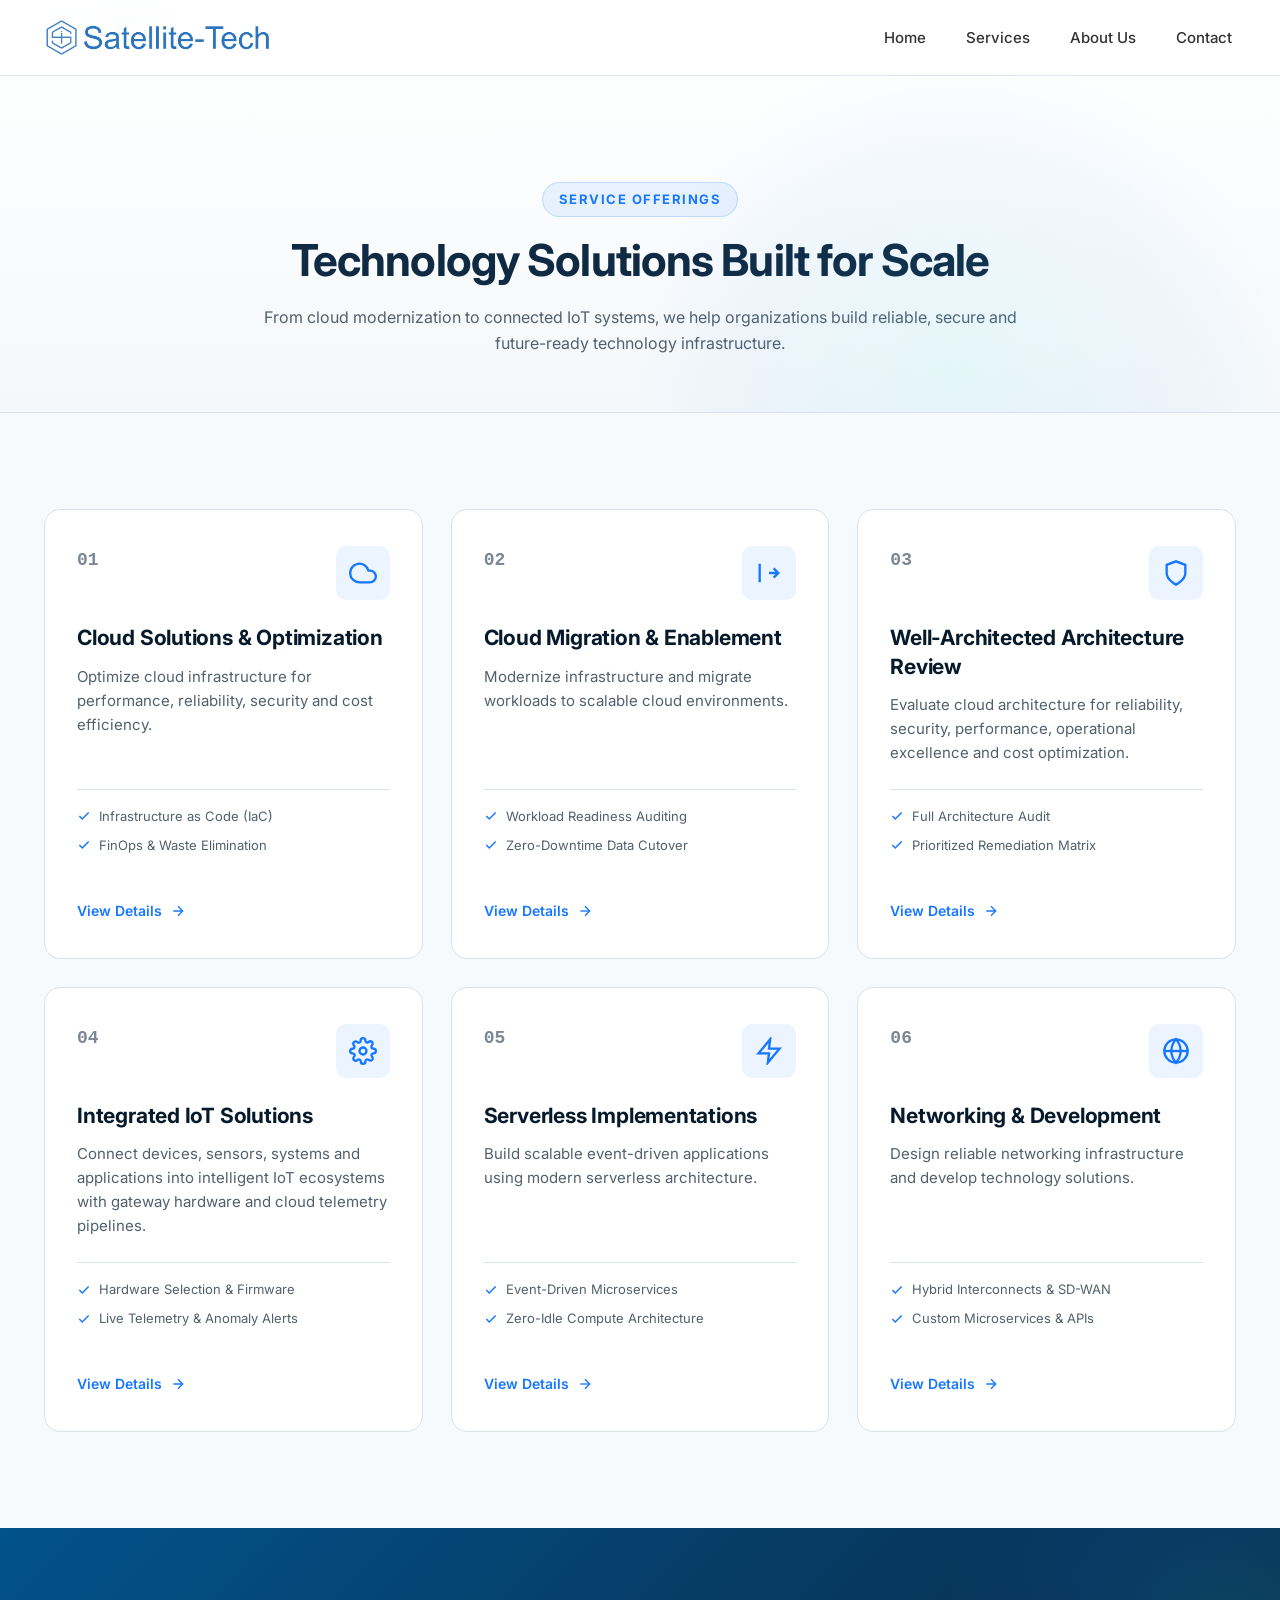
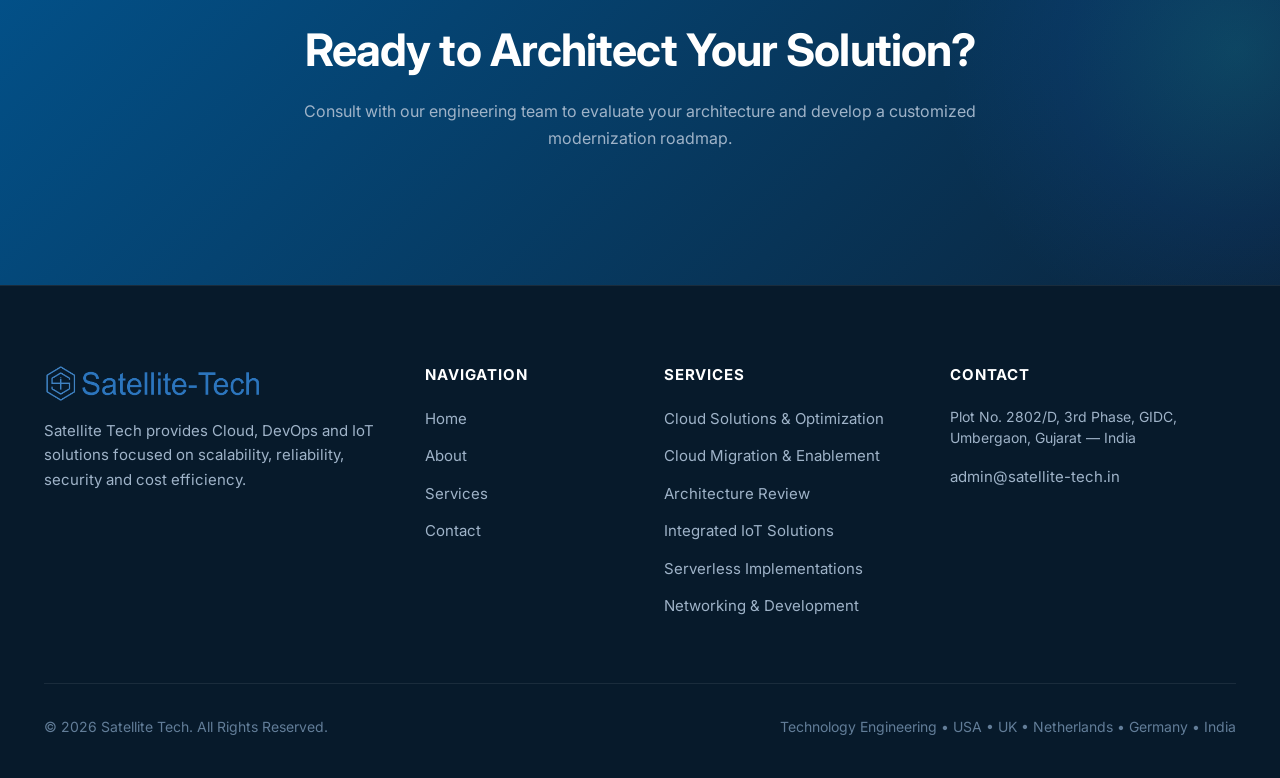
<file: services.html>
<!DOCTYPE html>
<html lang="en">
<head>
  <meta charset="UTF-8">
  <meta name="viewport" content="width=device-width, initial-scale=1.0">
  <title>Services | Satellite Tech — Cloud, DevOps &amp; IoT Solutions</title>
  
  <meta name="description" content="Explore Satellite Tech services: Cloud Solutions &amp; Optimization, Cloud Migration, Well-Architected Architecture Review, Integrated IoT, Serverless, and Networking.">
  <meta property="og:title" content="Services | Satellite Tech">
  <meta property="og:description" content="Technology solutions built for scale. Cloud, DevOps and IoT services engineered for reliability, security and cost-efficiency.">
  <meta property="og:type" content="website">
  <meta property="og:url" content="https://satellite-tech.in/services.html">
  
  <link rel="icon" type="image/svg+xml" href="favicon.png">
  <link rel="preconnect" href="https://fonts.googleapis.com">
  <link rel="preconnect" href="https://fonts.gstatic.com" crossorigin>
  <link href="https://fonts.googleapis.com/css2?family=Inter:wght@400;500;600;700&display=swap" rel="stylesheet">
  
  <link rel="stylesheet" href="css/style.css">
  <script src="js/script.js" defer></script>
</head>
<body>

  <!-- NAVBAR -->
  <header class="navbar" id="navbar">
    <div class="container navbar__inner">
      <a href="index.html" class="navbar__brand" aria-label="Satellite Tech Home">
        <img src="images/logo.png" alt="Satellite Tech Logo" class="navbar__logo" width="210" height="42">
      </a>
      
      <nav class="navbar__menu" id="nav-menu" aria-label="Primary Navigation">
        <a href="index.html" class="navbar__link">Home</a>
        <a href="services.html" class="navbar__link active">Services</a>
        <a href="about.html" class="navbar__link">About Us</a>
        <a href="contact.html" class="navbar__link">Contact</a>
      </nav>
          <button
            class="navbar__toggle"
            type="button"
            aria-label="Open navigation menu"
            aria-expanded="false"
            aria-controls="nav-menu">
            <span></span>
            <span></span>
            <span></span>
          </button>
    </div>
  </header>

  <main>
    <!-- GO BACK / CUT BAR -->
    <div class="back-bar">
      <div class="container back-bar__inner">
        <div class="back-bar__crumb">
          <a href="index.html">Home</a>
          <span class="breadcrumb-sep">/</span>
          <span class="breadcrumb-current">All Services</span>
        </div>
      </div>
    </div>

    <!-- PAGE HERO -->
    <section class="hero" style="padding-bottom: 56px;">
      <div class="container">
        <div class="section-header" style="margin-bottom: 0;">
          <div class="section-tag">Service Offerings</div>
          <h1 class="section-title">Technology Solutions Built for Scale</h1>
          <p class="section-description">
            From cloud modernization to connected IoT systems, we help organizations build reliable, secure and future-ready technology infrastructure.
          </p>
        </div>
      </div>
    </section>

    <!-- SERVICES CARDS -->
    <section class="section" id="services-catalog">
      <div class="container">
        <div class="services-grid">
          <!-- 01 -->
<article class="service-card" onclick="window.location.href='service-cloud-solutions.html'">
            <div class="service-card__top">
              <span class="service-card__number">01</span>
              <div class="service-card__icon-wrapper">
                <svg width="28" height="28" viewBox="0 0 24 24" fill="none" stroke="currentColor" stroke-width="2"><path d="M18 10h-1.26A8 8 0 1 0 9 20h9a5 5 0 0 0 0-10z"></path></svg>
              </div>
            </div>
            <h3 class="service-card__title"><a href="service-cloud-solutions.html">Cloud Solutions &amp; Optimization</a></h3>
            <p class="service-card__description">
              Optimize cloud infrastructure for performance, reliability, security and cost efficiency.
            </p>
            <div class="service-card__features">
              <div class="service-card__feature-item"><svg width="14" height="14" viewBox="0 0 24 24" fill="none" stroke="currentColor" stroke-width="2.5"><polyline points="20 6 9 17 4 12"></polyline></svg><span>Infrastructure as Code (IaC)</span></div>
              <div class="service-card__feature-item"><svg width="14" height="14" viewBox="0 0 24 24" fill="none" stroke="currentColor" stroke-width="2.5"><polyline points="20 6 9 17 4 12"></polyline></svg><span>FinOps &amp; Waste Elimination</span></div>
            </div>
            <div style="display: flex; align-items: center; justify-content: space-between; margin-top: auto; padding-top: 12px;">
              <a href="service-cloud-solutions.html" class="service-card__link">
                <span>View Details</span>
                <svg width="16" height="16" viewBox="0 0 24 24" fill="none" stroke="currentColor" stroke-width="2"><line x1="5" y1="12" x2="19" y2="12"></line><polyline points="12 5 19 12 12 19"></polyline></svg>
              </a>
            </div>
          </article>

          <!-- 02 -->
<article class="service-card" onclick="window.location.href='service-cloud-migration.html'">
            <div class="service-card__top">
              <span class="service-card__number">02</span>
              <div class="service-card__icon-wrapper">
                <svg width="28" height="28" viewBox="0 0 24 24" fill="none" stroke="currentColor" stroke-width="2"><path d="M16 16l4-4-4-4M12 12h8M4 4v16"></path></svg>
              </div>
            </div>
            <h3 class="service-card__title"><a href="service-cloud-migration.html">Cloud Migration &amp; Enablement</a></h3>
            <p class="service-card__description">
              Modernize infrastructure and migrate workloads to scalable cloud environments.
            </p>
            <div class="service-card__features">
              <div class="service-card__feature-item"><svg width="14" height="14" viewBox="0 0 24 24" fill="none" stroke="currentColor" stroke-width="2.5"><polyline points="20 6 9 17 4 12"></polyline></svg><span>Workload Readiness Auditing</span></div>
              <div class="service-card__feature-item"><svg width="14" height="14" viewBox="0 0 24 24" fill="none" stroke="currentColor" stroke-width="2.5"><polyline points="20 6 9 17 4 12"></polyline></svg><span>Zero-Downtime Data Cutover</span></div>
            </div>
            <div style="display: flex; align-items: center; justify-content: space-between; margin-top: auto; padding-top: 12px;">
              <a href="service-cloud-migration.html" class="service-card__link">
                <span>View Details</span>
                <svg width="16" height="16" viewBox="0 0 24 24" fill="none" stroke="currentColor" stroke-width="2"><line x1="5" y1="12" x2="19" y2="12"></line><polyline points="12 5 19 12 12 19"></polyline></svg>
              </a>
            </div>
          </article>

          <!-- 03 -->
<article class="service-card" onclick="window.location.href='service-architecture-review.html'">
            <div class="service-card__top">
              <span class="service-card__number">03</span>
              <div class="service-card__icon-wrapper">
                <svg width="28" height="28" viewBox="0 0 24 24" fill="none" stroke="currentColor" stroke-width="2"><path d="M12 22s8-4 8-10V5l-8-3-8 3v7c0 6 8 10 8 10z"></path></svg>
              </div>
            </div>
            <h3 class="service-card__title"><a href="service-architecture-review.html">Well-Architected Architecture Review</a></h3>
            <p class="service-card__description">
              Evaluate cloud architecture for reliability, security, performance, operational excellence and cost optimization.
            </p>
            <div class="service-card__features">
              <div class="service-card__feature-item"><svg width="14" height="14" viewBox="0 0 24 24" fill="none" stroke="currentColor" stroke-width="2.5"><polyline points="20 6 9 17 4 12"></polyline></svg><span>Full Architecture Audit</span></div>
              <div class="service-card__feature-item"><svg width="14" height="14" viewBox="0 0 24 24" fill="none" stroke="currentColor" stroke-width="2.5"><polyline points="20 6 9 17 4 12"></polyline></svg><span>Prioritized Remediation Matrix</span></div>
            </div>
            <div style="display: flex; align-items: center; justify-content: space-between; margin-top: auto; padding-top: 12px;">
              <a href="service-architecture-review.html" class="service-card__link">
                <span>View Details</span>
                <svg width="16" height="16" viewBox="0 0 24 24" fill="none" stroke="currentColor" stroke-width="2"><line x1="5" y1="12" x2="19" y2="12"></line><polyline points="12 5 19 12 12 19"></polyline></svg>
              </a>
            </div>
          </article>

          <!-- 04 -->
          <article class="service-card" onclick="window.location.href='service-iot-solutions.html'">
            <div class="service-card__top">
              <span class="service-card__number">04</span>
              <div class="service-card__icon-wrapper">
                <svg width="28" height="28" viewBox="0 0 24 24" fill="none" stroke="currentColor" stroke-width="2"><circle cx="12" cy="12" r="3"></circle><path d="M19.4 15a1.65 1.65 0 0 0 .33 1.82l.06.06a2 2 0 0 1 0 2.83 2 2 0 0 1-2.83 0l-.06-.06a1.65 1.65 0 0 0-1.82-.33 1.65 1.65 0 0 0-1 1.51V21a2 2 0 0 1-2 2 2 2 0 0 1-2-2v-.09A1.65 1.65 0 0 0 9 19.4a1.65 1.65 0 0 0-1.82.33l-.06.06a2 2 0 0 1-2.83 0 2 2 0 0 1 0-2.83l.06-.06a1.65 1.65 0 0 0 .33-1.82 1.65 1.65 0 0 0-1.51-1H3a2 2 0 0 1-2-2 2 2 0 0 1 2-2h.09A1.65 1.65 0 0 0 4.6 9a1.65 1.65 0 0 0-.33-1.82l-.06-.06a2 2 0 0 1 0-2.83 2 2 0 0 1 2.83 0l.06.06a1.65 1.65 0 0 0 1.82.33H9a1.65 1.65 0 0 0 1-1.51V3a2 2 0 0 1 2-2 2 2 0 0 1 2 2v.09a1.65 1.65 0 0 0 1 1.51 1.65 1.65 0 0 0 1.82-.33l.06-.06a2 2 0 0 1 2.83 0 2 2 0 0 1 0 2.83l-.06.06a1.65 1.65 0 0 0-.33 1.82V9a1.65 1.65 0 0 0 1.51 1H21a2 2 0 0 1 2 2 2 2 0 0 1-2 2h-.09a1.65 1.65 0 0 0-1.51 1z"></path></svg>
              </div>
            </div>
            <h3 class="service-card__title"><a href="service-iot-solutions.html">Integrated IoT Solutions</a></h3>
            <p class="service-card__description">
              Connect devices, sensors, systems and applications into intelligent IoT ecosystems with gateway hardware and cloud telemetry pipelines.
            </p>
            <div class="service-card__features">
              <div class="service-card__feature-item"><svg width="14" height="14" viewBox="0 0 24 24" fill="none" stroke="currentColor" stroke-width="2.5"><polyline points="20 6 9 17 4 12"></polyline></svg><span>Hardware Selection &amp; Firmware</span></div>
              <div class="service-card__feature-item"><svg width="14" height="14" viewBox="0 0 24 24" fill="none" stroke="currentColor" stroke-width="2.5"><polyline points="20 6 9 17 4 12"></polyline></svg><span>Live Telemetry &amp; Anomaly Alerts</span></div>
            </div>
            <div style="display: flex; align-items: center; justify-content: space-between; margin-top: auto; padding-top: 12px;">
              <a href="service-iot-solutions.html" class="service-card__link">
                <span>View Details</span>
                <svg width="16" height="16" viewBox="0 0 24 24" fill="none" stroke="currentColor" stroke-width="2"><line x1="5" y1="12" x2="19" y2="12"></line><polyline points="12 5 19 12 12 19"></polyline></svg>
              </a>
            </div>
          </article>

          <!-- 05 -->
          <article class="service-card" onclick="window.location.href='service-serverless.html'">
            <div class="service-card__top">
              <span class="service-card__number">05</span>
              <div class="service-card__icon-wrapper">
                <svg width="28" height="28" viewBox="0 0 24 24" fill="none" stroke="currentColor" stroke-width="2"><polygon points="13 2 3 14 12 14 11 22 21 10 12 10 13 2"></polygon></svg>
              </div>
            </div>
            <h3 class="service-card__title"><a href="service-serverless.html">Serverless Implementations</a></h3>
            <p class="service-card__description">
              Build scalable event-driven applications using modern serverless architecture.
            </p>
            <div class="service-card__features">
              <div class="service-card__feature-item"><svg width="14" height="14" viewBox="0 0 24 24" fill="none" stroke="currentColor" stroke-width="2.5"><polyline points="20 6 9 17 4 12"></polyline></svg><span>Event-Driven Microservices</span></div>
              <div class="service-card__feature-item"><svg width="14" height="14" viewBox="0 0 24 24" fill="none" stroke="currentColor" stroke-width="2.5"><polyline points="20 6 9 17 4 12"></polyline></svg><span>Zero-Idle Compute Architecture</span></div>
            </div>
            <div style="display: flex; align-items: center; justify-content: space-between; margin-top: auto; padding-top: 12px;">
              <a href="service-serverless.html" class="service-card__link">
                <span>View Details</span>
                <svg width="16" height="16" viewBox="0 0 24 24" fill="none" stroke="currentColor" stroke-width="2"><line x1="5" y1="12" x2="19" y2="12"></line><polyline points="12 5 19 12 12 19"></polyline></svg>
              </a>
            </div>
          </article>

          <!-- 06 -->
          <article class="service-card" onclick="window.location.href='service-networking-development.html'">
            <div class="service-card__top">
              <span class="service-card__number">06</span>
              <div class="service-card__icon-wrapper">
                <svg width="28" height="28" viewBox="0 0 24 24" fill="none" stroke="currentColor" stroke-width="2"><circle cx="12" cy="12" r="10"></circle><line x1="2" y1="12" x2="22" y2="12"></line><path d="M12 2a15.3 15.3 0 0 1 4 10 15.3 15.3 0 0 1-4 10 15.3 15.3 0 0 1-4-10 15.3 15.3 0 0 1 4-10z"></path></svg>
              </div>
            </div>
            <h3 class="service-card__title"><a href="service-networking-development.html">Networking &amp; Development</a></h3>
            <p class="service-card__description">
              Design reliable networking infrastructure and develop technology solutions.
            </p>
            <div class="service-card__features">
              <div class="service-card__feature-item"><svg width="14" height="14" viewBox="0 0 24 24" fill="none" stroke="currentColor" stroke-width="2.5"><polyline points="20 6 9 17 4 12"></polyline></svg><span>Hybrid Interconnects &amp; SD-WAN</span></div>
              <div class="service-card__feature-item"><svg width="14" height="14" viewBox="0 0 24 24" fill="none" stroke="currentColor" stroke-width="2.5"><polyline points="20 6 9 17 4 12"></polyline></svg><span>Custom Microservices &amp; APIs</span></div>
            </div>
            <div style="display: flex; align-items: center; justify-content: space-between; margin-top: auto; padding-top: 12px;">
              <a href="service-networking-development.html" class="service-card__link">
                <span>View Details</span>
                <svg width="16" height="16" viewBox="0 0 24 24" fill="none" stroke="currentColor" stroke-width="2"><line x1="5" y1="12" x2="19" y2="12"></line><polyline points="12 5 19 12 12 19"></polyline></svg>
              </a>
            </div>
          </article>
        </div>
      </div>
      
    </section>

    <!-- CTA -->
    <section class="cta-section">
      <div class="container">
        <div class="cta-section__inner">
          <h2 class="cta-section__title">Ready to Architect Your Solution?</h2>
          <p class="cta-section__desc">
            Consult with our engineering team to evaluate your architecture and develop a customized modernization roadmap.
          </p>
        </div>
      </div>
    </section>
  </main>

  <!-- MODAL -->
  <div class="modal" id="service-modal" role="dialog" aria-modal="true" aria-hidden="true" aria-labelledby="modal-title">
    <div class="modal__card">
      <button class="modal__close" id="modal-close" aria-label="Close modal">
        <svg width="20" height="20" viewBox="0 0 24 24" fill="none" stroke="currentColor" stroke-width="2.5"><line x1="18" y1="6" x2="6" y2="18"></line><line x1="6" y1="6" x2="18" y2="18"></line></svg>
      </button>
      <span class="modal__badge" id="modal-tag">Service Scope</span>
      <h3 class="modal__title" id="modal-title">Service Details</h3>
      <p class="modal__body" id="modal-body">Description</p>
      <div class="modal__highlights" id="modal-highlights"></div>
      <div style="display: flex; gap: 12px; justify-content: flex-end; flex-wrap: wrap;">
        <button type="button" class="btn btn-secondary" onclick="document.getElementById('modal-close').click();">Close</button>
        <a href="#" class="btn btn-secondary" id="modal-view-page-btn">Explore Dedicated Page &rarr;</a>
        <a href="contact.html" class="btn btn-primary" id="modal-inquire-btn">Inquire About This Service &rarr;</a>
      </div>
    </div>
  </div>

  <!-- FOOTER -->
  <footer class="footer">
    <div class="container">
      <div class="footer__grid">
        <div class="footer__brand">
          <img src="images/logo.png" alt="Satellite Tech Logo" class="footer__logo" width="220" height="44">
          <p class="footer__bio">
            Satellite Tech provides Cloud, DevOps and IoT solutions focused on scalability, reliability, security and cost efficiency.
          </p>
        </div>
        <div>
          <h4 class="footer__col-title">Navigation</h4>
          <ul class="footer__links">
            <li><a href="index.html" class="footer__link">Home</a></li>
            <li><a href="about.html" class="footer__link">About</a></li>
            <li><a href="services.html" class="footer__link">Services</a></li>
            <li><a href="contact.html" class="footer__link">Contact</a></li>
          </ul>
        </div>
        <div>
          <h4 class="footer__col-title">Services</h4>
          <ul class="footer__links">
            <li><a href="service-cloud-solutions.html" class="footer__link">Cloud Solutions &amp; Optimization</a></li>
            <li><a href="service-cloud-migration.html" class="footer__link">Cloud Migration &amp; Enablement</a></li>
            <li><a href="service-architecture-review.html" class="footer__link">Architecture Review</a></li>
            <li><a href="service-iot-solutions.html" class="footer__link">Integrated IoT Solutions</a></li>
            <li><a href="service-serverless.html" class="footer__link">Serverless Implementations</a></li>
            <li><a href="service-networking-development.html" class="footer__link">Networking &amp; Development</a></li>
          </ul>
        </div>
        <div>
          <h4 class="footer__col-title">Contact</h4>
          <div class="footer__contact-item">
            <span>Plot No. 2802/D, 3rd Phase, GIDC, Umbergaon, Gujarat — India</span>
          </div>
          <div class="footer__contact-item">
            <a href="mailto:admin@satellite-tech.in" class="footer__link">admin@satellite-tech.in</a>
          </div>
        </div>
      </div>
      <div class="footer__bottom">
        <div>&copy; <span id="current-year">2026</span> Satellite Tech. All Rights Reserved.</div>
        <div>
          Technology Engineering &bull; USA &bull; UK &bull; Netherlands &bull; Germany &bull; India
        </div>
      </div>
    </div>
  </footer>

  <div class="modal" id="service-modal" role="dialog" aria-modal="true" aria-hidden="true" aria-labelledby="modal-title">
    <div class="modal__card">
      <button class="modal__close" id="modal-close" aria-label="Cut / Close modal" title="Cut / Close modal">
        <svg width="20" height="20" viewBox="0 0 24 24" fill="none" stroke="currentColor" stroke-width="2.5" stroke-linecap="round" stroke-linejoin="round">
          <line x1="18" y1="6" x2="6" y2="18"></line>
          <line x1="6" y1="6" x2="18" y2="18"></line>
        </svg>
      </button>

      <span class="modal__badge" id="modal-tag">Service Scope</span>
      <h3 class="modal__title" id="modal-title">Service Details</h3>
      <p class="modal__body" id="modal-body">Description text</p>

      <div class="modal__highlights" id="modal-highlights">
        <!-- Populated dynamically by script.js -->
      </div>

      <div style="display: flex; gap: 12px; justify-content: flex-end; flex-wrap: wrap;">
        <a href="#" class="btn btn-secondary" id="modal-view-page-btn">
          Explore Dedicated Page &rarr;
        </a>
        <a href="contact.html" class="btn btn-primary" id="modal-inquire-btn">
          Inquire About This Service &rarr;
        </a>
      </div>
    </div>
  </div>

</body>
</html>
</file>
<file: css/style.css>
*, *::before, *::after {
  box-sizing: border-box;
  margin: 0;
  padding: 0;
}

html {
  font-size: 16px;
  scroll-behavior: smooth;
  -webkit-text-size-adjust: 100%;
  text-rendering: optimizeLegibility;
}

body {
  font-family: 'Inter', -apple-system, BlinkMacSystemFont, 'Segoe UI', Roboto, Helvetica, Arial, sans-serif;
  background-color: var(--background);
  color: var(--text-primary);
  line-height: 1.6;
  overflow-x: hidden;
  min-height: 100vh;
}

img, svg, picture {
  display: block;
  max-width: 100%;
  height: auto;
}

input, button, textarea, select {
  font: inherit;
}

a {
  color: inherit;
  text-decoration: none;
}

ul, ol {
  list-style: none;
}

button {
  cursor: pointer;
  background: none;
  border: none;
}

:root {
  --primary-navy: #071A2B;
  --dark-navy: #0B253D;
  --primary-blue: #1677FF;
  --secondary-blue: #35A7FF;
  --accent-cyan: #22D3EE;
  --background: #F7FAFC;
  --light-section: #EEF4F8;
  --text-primary: #102A43;
  --text-secondary: #52606D;
  --muted: #7B8794;
  --border: #D9E2EC;
  --white: #FFFFFF;
  
  /* Additional enterprise functional tokens */
  --card-bg: #FFFFFF;
  --card-shadow: 0 4px 20px rgba(7, 26, 43, 0.05);
  --card-shadow-hover: 0 12px 32px rgba(22, 119, 255, 0.12);
  --transition-fast: 0.2s ease;
  --transition-normal: 0.3s cubic-bezier(0.16, 1, 0.3, 1);
  --radius-sm: 6px;
  --radius-md: 10px;
  --radius-lg: 16px;
  --radius-pill: 9999px;
  --max-width: 1240px;
  --navbar-height: 76px;
}

.container {
  width: 100%;
  max-width: var(--max-width);
  margin-left: auto;
  margin-right: auto;
  padding-left: 24px;
  padding-right: 24px;  
}

.section {
  padding-top: 96px;
  padding-bottom: 96px;
  position: relative;
}

.section--light {
  background-color: var(--light-section);
}

.section--dark {
  background-color: var(--primary-navy);
  color: var(--white);
}

.section-header {
  text-align: center;
  max-width: 760px;
  margin: 0 auto 56px auto;
}

.section-tag {
  display: inline-flex;
  align-items: center;
  gap: 8px;
  background-color: rgba(22, 119, 255, 0.08);
  color: var(--primary-blue);
  font-size: 0.8125rem;
  font-weight: 700;
  letter-spacing: 1.5px;
  text-transform: uppercase;
  padding: 6px 16px;
  border-radius: var(--radius-pill);
  margin-bottom: 16px;
  border: 1px solid rgba(22, 119, 255, 0.18);
}

.section-tag--dark {
  background-color: rgba(34, 211, 238, 0.12);
  color: var(--accent-cyan);
  border-color: rgba(34, 211, 238, 0.25);
}

.section-title {
  font-size: clamp(2rem, 3.5vw, 2.75rem);
  font-weight: 700;
  color: var(--text-primary);
  line-height: 1.25;
  letter-spacing: -0.02em;
  margin-bottom: 16px;
}

.section-title--dark {
  color: var(--white);
}

.section-description {
  font-size: clamp(1rem, 1.2vw, 1.125rem);
  color: var(--text-secondary);
  line-height: 1.65;
}

.section-description--dark {
  color: #9FB3C8;
}

h1, h2, h3, h4, h5, h6 {
  color: var(--text-primary);
  font-weight: 700;
  line-height: 1.2;
}

h1 {
  font-size: clamp(2.5rem, 5vw, 4rem);
  letter-spacing: -0.03em;
}

h2 {
  font-size: clamp(2rem, 3.2vw, 2.75rem);
  letter-spacing: -0.02em;
}

h3 {
  font-size: clamp(1.25rem, 1.8vw, 1.5rem);
  letter-spacing: -0.01em;
}

p {
  color: var(--text-secondary);
  line-height: 1.65;
}

.btn {
  display: inline-flex;
  align-items: center;
  justify-content: center;
  gap: 10px;
  font-size: 0.9375rem;
  font-weight: 600;
  padding: 13px 26px;
  border-radius: var(--radius-sm);
  transition: all var(--transition-normal);
  white-space: nowrap;
  line-height: 1;
}

.btn-primary {
  background-color: var(--primary-blue);
  color: var(--white);
  border: 1px solid var(--primary-blue);
  box-shadow: 0 4px 14px rgba(22, 119, 255, 0.25);
}

.btn-primary:hover {
  background-color: #0d65e0;
  border-color: #0d65e0;
  box-shadow: 0 6px 20px rgba(22, 119, 255, 0.35);
  transform: translateY(-2px);
}

.btn-secondary {
  background-color: var(--white);
  color: var(--primary-navy);
  border: 1px solid var(--border);
}

.btn-secondary:hover {
  background-color: #F0F4F8;
  border-color: #BCCCDC;
  transform: translateY(-2px);
}

.btn-outline-white {
  background-color: transparent;
  color: var(--white);
  border: 1px solid rgba(255, 255, 255, 0.35);
}

.btn-outline-white:hover {
  background-color: rgba(255, 255, 255, 0.1);
  border-color: var(--white);
  transform: translateY(-2px);
}

.btn-accent {
  background-color: var(--accent-cyan);
  color: var(--primary-navy);
  border: 1px solid var(--accent-cyan);
  font-weight: 700;
}

.btn-accent:hover {
  background-color: #67E8F9;
  box-shadow: 0 4px 18px rgba(34, 211, 238, 0.35);
  transform: translateY(-2px);
}

.btn svg {
  transition: transform var(--transition-fast);
}

.btn:hover svg {
  transform: translateX(3px);
}

.navbar {
  position: fixed;
  top: 0;
  left: 0;
  right: 0;
  height: var(--navbar-height);
  background-color: rgba(255, 255, 255, 0.94);
  backdrop-filter: blur(12px);
  -webkit-backdrop-filter: blur(12px);
  border-bottom: 1px solid rgba(217, 226, 236, 0.8);
  z-index: 1000;
  transition: all var(--transition-normal);
}

.navbar.scrolled {
  background-color: rgba(255, 255, 255, 0.98);
  box-shadow: 0 4px 20px rgba(7, 26, 43, 0.08);
  border-bottom-color: var(--border);
  height: 70px;
}

.navbar__inner {
  display: flex;
  align-items: center;
  justify-content: space-between;
  height: 100%;
}

.navbar__brand {
  display: flex;
  align-items: center;
  gap: 12px;
  font-weight: 700;
  font-size: 1.25rem;
  color: var(--primary-navy);
}

.navbar__logo {
  height: 35px;
  width: auto;
}

.navbar__menu {
  display: flex;
  align-items: center;
  gap: 32px;
}

.navbar__link {
  font-size: 0.9375rem;
  font-weight: 500;
  color: var(--text-secondary);
  transition: color var(--transition-fast);
  position: relative;
  padding: 8px 0;
}

.navbar__link:hover,
.navbar__link.active {
  color: var(--primary-blue);
}

.navbar__link::after {
  content: '';
  position: absolute;
  bottom: 0;
  left: 0;
  width: 0;
  height: 2px;
  background-color: var(--primary-blue);
  transition: width var(--transition-fast);
}

.navbar__link:hover::after,
.navbar__link.active::after {
  width: 100%;
}

.navbar__actions {
  display: flex;
  align-items: center;
  gap: 16px;
}

.navbar__toggle {
  display: none;
  flex-direction: column;
  justify-content: center;
  align-items: center;
  width: 44px;
  height: 44px;
  padding: 8px;
  background: transparent;
  border: 1px solid var(--border);
  border-radius: var(--radius-sm);
  color: var(--primary-navy);
}

.navbar__toggle-bar {
  width: 22px;
  height: 2px;
  background-color: var(--primary-navy);
  margin: 2.5px 0;
  transition: all var(--transition-normal);
}

.navbar__toggle[aria-expanded="true"] .navbar__toggle-bar:nth-child(1) {
  transform: translateY(7px) rotate(45deg);
}

.navbar__toggle[aria-expanded="true"] .navbar__toggle-bar:nth-child(2) {
  opacity: 0;
}

.navbar__toggle[aria-expanded="true"] .navbar__toggle-bar:nth-child(3) {
  transform: translateY(-7px) rotate(-45deg);
}

.navbar__link {
  position: relative;
  text-decoration: none;
  color: #333;
  padding: 8px 4px;
}

.navbar__link::after {
  content: "";
  position: absolute;
  bottom: 0;
  left: 50%;

  width: 0;
  height: 2px;

  background: hsl(209, 87%, 51%);
  border-radius: 10px;

  transform: translateX(-50%);
  transition: width 0.3s ease;
}

.navbar__link:hover {
  color: hsl(209, 87%, 51%);
}

.navbar__link:hover::after {
  width: 100%;
}

.hero {
  padding-top: calc(var(--navbar-height) + 64px);
  padding-bottom: 96px;
  background: linear-gradient(180deg, #FFFFFF 0%, #F4F8FA 100%);
  position: relative;
  overflow: hidden;
  border-bottom: 1px solid var(--border);
}

.hero::before {
  content: '';
  position: absolute;
  top: 0;
  right: 0;
  width: 650px;
  height: 650px;
  background: radial-gradient(circle, rgba(34, 211, 238, 0.08) 0%, rgba(22, 119, 255, 0.04) 45%, transparent 70%);
  pointer-events: none;
  z-index: 0;
}

.hero__grid {
  display: grid;
  grid-template-columns: 1.15fr 0.85fr;
  align-items: center;
  gap: 56px;
  position: relative;
  z-index: 1;
}

.hero__content {
  max-width: 640px;
}

.hero__headline {
  margin-bottom: 24px;
  color: var(--primary-navy);
}

.hero__headline-accent {
  color: var(--primary-blue);
  display: inline;
}

.hero__lead {
  font-size: clamp(1.125rem, 1.4vw, 1.25rem);
  color: var(--text-secondary);
  line-height: 1.65;
  margin-bottom: 36px;
}

.hero__actions {
  display: flex;
  flex-wrap: wrap;
  gap: 16px;
  margin-bottom: 40px;
}

.hero__stats {
  display: flex;
  align-items: center;
  gap: 32px;
  padding-top: 28px;
  border-top: 1px solid var(--border);
}

.hero__stat-item {
  display: flex;
  flex-direction: column;
}

.hero__stat-value {
  font-size: 1.5rem;
  font-weight: 700;
  color: var(--primary-navy);
  line-height: 1.2;
}

.hero__stat-label {
  font-size: 0.8125rem;
  font-weight: 500;
  color: var(--muted);
  text-transform: uppercase;
  letter-spacing: 0.5px;
}

/* Hero Abstract Visual */
.hero__visual {
  position: relative;
  display: flex;
  justify-content: center;
  align-items: center;
}

.hero-schematic {
  width: 100%;
  max-width: 480px;
  background-color: var(--white);
  border: 1px solid var(--border);
  border-radius: var(--radius-lg);
  padding: 28px;
  box-shadow: var(--card-shadow);
  position: relative;
}

.schematic__header {
  display: flex;
  align-items: center;
  justify-content: space-between;
  margin-bottom: 24px;
  padding-bottom: 16px;
  border-bottom: 1px solid var(--border);
}

.schematic__title {
  display: flex;
  align-items: center;
  gap: 10px;
  font-size: 0.875rem;
  font-weight: 700;
  color: var(--primary-navy);
  letter-spacing: 0.5px;
  text-transform: uppercase;
}

.schematic__live-badge {
  display: inline-flex;
  align-items: center;
  gap: 6px;
  font-size: 0.75rem;
  font-weight: 600;
  color: #059669;
  background-color: #ECFDF5;
  padding: 4px 10px;
  border-radius: var(--radius-pill);
}

.live-dot {
  width: 7px;
  height: 7px;
  border-radius: 50%;
  background-color: #10B981;
  animation: pulseLive 2s infinite;
}

@keyframes pulseLive {
  0%, 100% { opacity: 1; transform: scale(1); }
  50% { opacity: 0.4; transform: scale(0.85); }
}

.schematic__nodes {
  display: grid;
  grid-template-columns: 1fr;
  gap: 14px;
}

.schematic__node-card {
  display: flex;
  align-items: center;
  justify-content: space-between;
  background-color: var(--background);
  border: 1px solid var(--border);
  border-radius: var(--radius-md);
  padding: 14px 18px;
  transition: all var(--transition-fast);
}

.schematic__node-card:hover {
  border-color: var(--primary-blue);
  background-color: #FFFFFF;
  transform: translateX(4px);
}

.schematic__node-info {
  display: flex;
  align-items: center;
  gap: 14px;
}

.schematic__node-icon {
  width: 36px;
  height: 36px;
  border-radius: var(--radius-sm);
  background-color: rgba(22, 119, 255, 0.1);
  color: var(--primary-blue);
  display: flex;
  align-items: center;
  justify-content: center;
}

.schematic__node-title {
  font-size: 0.9375rem;
  font-weight: 600;
  color: var(--text-primary);
}

.schematic__node-metric {
  font-size: 0.75rem;
  color: var(--muted);
}

.schematic__node-status {
  font-size: 0.75rem;
  font-weight: 600;
  color: var(--primary-blue);
  background-color: rgba(22, 119, 255, 0.08);
  padding: 4px 10px;
  border-radius: var(--radius-pill);
}

.schematic__telemetry {
  display: flex;
  justify-content: space-between;
  margin-top: 18px;
  padding-top: 14px;
  border-top: 1px dashed var(--border);
  font-size: 0.75rem;
  color: var(--text-secondary);
}

.telemetry-tag {
  display: inline-flex;
  align-items: center;
  gap: 4px;
  color: var(--primary-navy);
  font-weight: 600;
}

.trust {
  padding-top: 48px;
  padding-bottom: 48px;
  background-color: var(--white);
  border-bottom: 1px solid var(--border);
}

.trust__inner {
  display: flex;
  align-items: center;
  justify-content: space-between;
  flex-wrap: wrap;
  gap: 24px;
}

.trust__label {
  font-size: 0.9375rem;
  font-weight: 600;
  color: var(--text-secondary);
  letter-spacing: 0.2px;
}

.trust__markets {
  display: flex;
  align-items: center;
  flex-wrap: wrap;
  gap: 16px;
}

.market-badge {
  display: inline-flex;
  align-items: center;
  gap: 8px;
  background-color: var(--background);
  border: 1px solid var(--border);
  padding: 8px 18px;
  border-radius: var(--radius-pill);
  font-size: 0.875rem;
  font-weight: 600;
  color: var(--text-primary);
  transition: all var(--transition-fast);
}

.market-badge:hover {
  background-color: var(--light-section);
  border-color: var(--primary-blue);
  color: var(--primary-blue);
  transform: translateY(-1px);
}

.market-dot {
  width: 8px;
  height: 8px;
  border-radius: 50%;
  background-color: var(--primary-blue);
}

.services-grid {
  display: grid;
  grid-template-columns: repeat(3, 1fr);
  gap: 28px;
}

.service-card {
  background-color: var(--white);
  border: 1px solid var(--border);
  border-radius: var(--radius-lg);
  padding: 36px 32px;
  display: flex;
  flex-direction: column;
  transition: transform var(--transition-normal), box-shadow var(--transition-normal), border-color var(--transition-normal);
  position: relative;
  overflow: hidden;
}

.service-hero__visual {
  overflow: hidden;
}

.service-hero__img {
  display: block;
  width: 100%;
  height: auto;
  transition: transform 0.4s ease;
}

.service-hero__img:hover {
  transform: scale(1.1);
}

.service-card:hover {
  transform: translateY(-6px);
  box-shadow: var(--card-shadow-hover);
  border-color: var(--primary-blue);
}

.service-card__top {
  display: flex;
  align-items: flex-start;
  justify-content: space-between;
  margin-bottom: 24px;
}

.service-card__number {
  font-size: 1.125rem;
  font-weight: 700;
  color: var(--muted);
  font-family: monospace;
}

.service-card__icon-wrapper {
  width: 54px;
  height: 54px;
  border-radius: var(--radius-md);
  background-color: rgba(22, 119, 255, 0.08);
  color: var(--primary-blue);
  display: flex;
  align-items: center;
  justify-content: center;
  transition: background-color var(--transition-fast), color var(--transition-fast);
}

.service-card:hover .service-card__icon-wrapper {
  background-color: var(--primary-blue);
  color: var(--white);
}

.service-card__title {
  font-size: 1.3125rem;
  font-weight: 700;
  color: var(--primary-navy);
  margin-bottom: 12px;
  line-height: 1.35;
}

.service-card__description {
  font-size: 0.9375rem;
  color: var(--text-secondary);
  line-height: 1.6;
  margin-bottom: 24px;
  flex-grow: 1;
}

.service-card__features {
  margin-bottom: 24px;
  padding-top: 16px;
  border-top: 1px solid var(--border);
}

.service-card__feature-item {
  display: flex;
  align-items: center;
  gap: 8px;
  font-size: 0.8125rem;
  color: var(--text-secondary);
  margin-bottom: 8px;
}

.service-card__feature-item svg {
  color: var(--primary-blue);
  flex-shrink: 0;
}

.service-card__link {
  display: inline-flex;
  align-items: center;
  gap: 8px;
  font-size: 0.875rem;
  font-weight: 600;
  color: var(--primary-blue);
  transition: gap var(--transition-fast);
  margin-top: auto;
  border: none;
  background: none;
  padding: 0;
}

.service-card__link:hover {
  color: #0d65e0;
  gap: 12px;
}

.solutions-pipeline {
  background-color: var(--white);
  border: 1px solid var(--border);
  border-radius: var(--radius-lg);
  padding: 48px 36px;
  box-shadow: var(--card-shadow);
  margin-top: 40px;
}

.pipeline__track {
  display: grid;
  grid-template-columns: repeat(6, 1fr);
  gap: 16px;
  position: relative;
}

.pipeline__track::before {
  content: '';
  position: absolute;
  top: 36px;
  left: 30px;
  right: 30px;
  height: 2px;
  background: linear-gradient(90deg, var(--primary-blue) 0%, var(--accent-cyan) 50%, var(--primary-blue) 100%);
  z-index: 0;
  opacity: 0.4;
}

.pipeline-step {
  display: flex;
  flex-direction: column;
  align-items: center;
  text-align: center;
  position: relative;
  z-index: 1;
  padding: 12px 8px;
  border-radius: var(--radius-md);
  transition: all var(--transition-fast);
  cursor: pointer;
}

.pipeline-step:hover,
.pipeline-step.active {
  background-color: var(--background);
}

.pipeline-step__icon {
  width: 52px;
  height: 52px;
  border-radius: 50%;
  background-color: var(--white);
  border: 2px solid var(--primary-blue);
  color: var(--primary-blue);
  display: flex;
  align-items: center;
  justify-content: center;
  margin-bottom: 16px;
  box-shadow: 0 4px 12px rgba(22, 119, 255, 0.15);
  transition: all var(--transition-fast);
}

.pipeline-step:hover .pipeline-step__icon,
.pipeline-step.active .pipeline-step__icon {
  background-color: var(--primary-blue);
  color: var(--white);
  transform: scale(1.08);
}

.pipeline-step__title {
  font-size: 0.9375rem;
  font-weight: 700;
  color: var(--primary-navy);
  margin-bottom: 6px;
}

.pipeline-step__desc {
  font-size: 0.75rem;
  color: var(--text-secondary);
  line-height: 1.45;
}

.pipeline__detail-box {
  margin-top: 36px;
  padding: 24px 28px;
  background-color: var(--light-section);
  border: 1px solid var(--border);
  border-radius: var(--radius-md);
  display: flex;
  align-items: center;
  justify-content: space-between;
  flex-wrap: wrap;
  gap: 20px;
}

.pipeline__detail-text h4 {
  font-size: 1.125rem;
  color: var(--primary-navy);
  margin-bottom: 4px;
}

.pipeline__detail-text p {
  font-size: 0.875rem;
  color: var(--text-secondary);
}

.why-grid {
  display: grid;
  grid-template-columns: repeat(3, 1fr);
  gap: 28px;
}

.why-card {
  background-color: var(--white);
  border: 1px solid var(--border);
  border-radius: var(--radius-lg);
  padding: 32px 28px;
  transition: all var(--transition-normal);
}

.why-card:hover {
  border-color: var(--primary-blue);
  box-shadow: var(--card-shadow);
  transform: translateY(-4px);
}

.why-card__icon {
  width: 48px;
  height: 48px;
  border-radius: var(--radius-md);
  background-color: rgba(22, 119, 255, 0.08);
  color: var(--primary-blue);
  display: flex;
  align-items: center;
  justify-content: center;
  margin-bottom: 20px;
}

.why-card__title {
  font-size: 1.25rem;
  font-weight: 700;
  color: var(--primary-navy);
  margin-bottom: 10px;
}

.why-card__text {
  font-size: 0.9375rem;
  color: var(--text-secondary);
  line-height: 1.6;
}

.about__grid {
  display: grid;
  grid-template-columns: 1.1fr 0.9fr;
  align-items: center;
  gap: 64px;
}

.about__lead {
  font-size: 1.125rem;
  font-weight: 500;
  color: var(--text-primary);
  margin-bottom: 20px;
  line-height: 1.7;
}

.about__text {
  font-size: 0.9375rem;
  color: var(--text-secondary);
  line-height: 1.7;
  margin-bottom: 24px;
}

.about__pillars {
  display: grid;
  grid-template-columns: repeat(2, 1fr);
  gap: 16px;
  margin-top: 32px;
}

.pillar-item {
  display: flex;
  align-items: flex-start;
  gap: 12px;
  padding: 12px 14px;
  background-color: var(--white);
  border: 1px solid var(--border);
  border-radius: var(--radius-md);
}

.pillar-icon {
  color: var(--primary-blue);
  flex-shrink: 0;
  margin-top: 2px;
}

.pillar-item h5 {
  font-size: 0.875rem;
  font-weight: 700;
  color: var(--primary-navy);
  margin-bottom: 2px;
}

.pillar-item p {
  font-size: 0.75rem;
  color: var(--muted);
}

/* About Visual Architecture Schematic */
.about__visual-card {
  background-color: var(--white);
  border: 1px solid var(--border);
  border-radius: var(--radius-lg);
  padding: 32px;
  box-shadow: var(--card-shadow);
}

.about-schematic__header {
  display: flex;
  align-items: center;
  justify-content: space-between;
  margin-bottom: 24px;
  padding-bottom: 16px;
  border-bottom: 1px solid var(--border);
}

.about-schematic__title {
  font-size: 0.9375rem;
  font-weight: 700;
  color: var(--primary-navy);
  text-transform: uppercase;
  letter-spacing: 0.5px;
}

.about-schematic__layers {
  display: flex;
  flex-direction: column;
  gap: 14px;
}

.schematic-layer {
  padding: 16px 20px;
  border-radius: var(--radius-md);
  border: 1px solid var(--border);
  background-color: var(--background);
  transition: all var(--transition-fast);
}

.schematic-layer:hover {
  border-color: var(--primary-blue);
  background-color: var(--white);
  transform: translateX(4px);
}

.schematic-layer__top {
  display: flex;
  justify-content: space-between;
  align-items: center;
  margin-bottom: 6px;
}

.schematic-layer__name {
  font-size: 0.9375rem;
  font-weight: 700;
  color: var(--primary-navy);
}

.schematic-layer__badge {
  font-size: 0.6875rem;
  font-weight: 600;
  text-transform: uppercase;
  letter-spacing: 0.5px;
  padding: 3px 8px;
  border-radius: var(--radius-pill);
  background-color: rgba(22, 119, 255, 0.1);
  color: var(--primary-blue);
}

.schematic-layer__desc {
  font-size: 0.8125rem;
  color: var(--text-secondary);
}

.mvv-grid {
  display: grid;
  grid-template-columns: 1fr 1fr;
  gap: 28px;
  margin-bottom: 40px;
}

.mvv-card {
  background-color: var(--white);
  border: 1px solid var(--border);
  border-radius: var(--radius-lg);
  padding: 36px 32px;
}

.mvv-card__tag {
  display: inline-flex;
  font-size: 0.75rem;
  font-weight: 700;
  text-transform: uppercase;
  letter-spacing: 1px;
  color: var(--primary-blue);
  margin-bottom: 12px;
}

.mvv-card__title {
  font-size: 1.5rem;
  color: var(--primary-navy);
  margin-bottom: 16px;
}

.mvv-card__text {
  font-size: 1rem;
  color: var(--text-secondary);
  line-height: 1.7;
}

.values-container {
  background-color: var(--white);
  border: 1px solid var(--border);
  border-radius: var(--radius-lg);
  padding: 40px 36px;
}

.values-header {
  text-align: center;
  margin-bottom: 32px;
}

.values-title {
  font-size: 1.375rem;
  color: var(--primary-navy);
  margin-bottom: 8px;
}

.values-grid {
  display: grid;
  grid-template-columns: repeat(6, 1fr);
  gap: 16px;
}

.value-pill {
  display: flex;
  flex-direction: column;
  align-items: center;
  text-align: center;
  padding: 20px 14px;
  background-color: var(--background);
  border: 1px solid var(--border);
  border-radius: var(--radius-md);
  transition: all var(--transition-fast);
}

.value-pill:hover {
  background-color: var(--white);
  border-color: var(--primary-blue);
  transform: translateY(-3px);
  box-shadow: 0 6px 16px rgba(22, 119, 255, 0.08);
}

.value-pill__icon {
  color: var(--primary-blue);
  margin-bottom: 12px;
}

.value-pill__name {
  font-size: 0.875rem;
  font-weight: 700;
  color: var(--primary-navy);
}

.tech-grid {
  display: grid;
  grid-template-columns: repeat(6, 1fr);
  gap: 20px;
}

.tech-card {
  background-color: var(--white);
  border: 1px solid var(--border);
  border-radius: var(--radius-lg);
  padding: 28px 20px;
  text-align: center;
  display: flex;
  flex-direction: column;
  align-items: center;
  transition: all var(--transition-normal);
}

.tech-card:hover {
  border-color: var(--primary-blue);
  transform: translateY(-4px);
  box-shadow: var(--card-shadow);
}

.tech-card__icon {
  width: 52px;
  height: 52px;
  border-radius: var(--radius-md);
  background-color: rgba(22, 119, 255, 0.08);
  color: var(--primary-blue);
  display: flex;
  align-items: center;
  justify-content: center;
  margin-bottom: 16px;
  transition: all var(--transition-fast);
}

.tech-card:hover .tech-card__icon {
  background-color: var(--primary-blue);
  color: var(--white);
}

.tech-card__name {
  font-size: 1rem;
  font-weight: 700;
  color: var(--primary-navy);
  margin-bottom: 8px;
}

.tech-card__desc {
  font-size: 0.75rem;
  color: rgb(41, 40, 40);
  line-height: 1.45;
}

.process-timeline {
  display: grid;
  grid-template-columns: repeat(4, 1fr);
  gap: 24px;
  position: relative;
  margin-top: 48px;
}

.process-timeline::before {
  content: '';
  position: absolute;
  top: 36px;
  left: 60px;
  right: 60px;
  height: 2px;
  background-color: var(--border);
  z-index: 0;
}

.process-card {
  background-color: var(--white);
  border: 1px solid var(--border);
  border-radius: var(--radius-lg);
  padding: 32px 24px;
  position: relative;
  z-index: 1;
  display: flex;
  flex-direction: column;
  transition: all var(--transition-normal);
}

.process-card:hover {
  border-color: var(--primary-blue);
  transform: translateY(-4px);
  box-shadow: var(--card-shadow);
}

.process-card__number {
  width: 44px;
  height: 44px;
  border-radius: 50%;
  background-color: var(--white);
  border: 2px solid var(--primary-blue);
  color: var(--primary-blue);
  font-weight: 700;
  font-size: 0.9375rem;
  display: flex;
  align-items: center;
  justify-content: center;
  margin-bottom: 24px;
}

.process-card__title {
  font-size: 1.25rem;
  font-weight: 700;
  color: var(--primary-navy);
  margin-bottom: 12px;
}

.process-card__text {
  font-size: 0.875rem;
  color: var(--text-secondary);
  line-height: 1.6;
}

.cta-section {
    background: linear-gradient(135deg, #02528b 0%, var(--dark-navy) 100%);  padding: 96px 0;
  position: relative;
  overflow: hidden;
}

.cta-section::before {
  content: '';
  position: absolute;
  top: -50%;
  right: -20%;
  width: 600px;
  height: 600px;
  background: radial-gradient(circle, rgba(34, 211, 238, 0.15) 0%, rgba(22, 119, 255, 0.08) 40%, transparent 70%);
  pointer-events: none;
}

.navbar__toggle {
  display: none;
  width: 44px;
  height: 44px;
  padding: 8px;
  flex-direction: column;
  justify-content: center;
  align-items: center;
  gap: 5px;
  background-color: transparent;
  border: 1px solid var(--border);
  border-radius: var(--radius-sm);
  color: var(--primary-navy);
}

.navbar__toggle span {
  display: block;
  width: 22px;
  height: 2px;
  background-color: currentColor;
  border-radius: 2px;
}

.navbar__toggle:hover {
  color: var(--primary-blue);
  border-color: var(--primary-blue);
}

.cta-section__inner {
  text-align: center;
  max-width: 720px;
  margin: 0 auto;
  position: relative;
  z-index: 1;
}

.cta-section__title {
  font-size: clamp(2rem, 3.5vw, 3rem);
  font-weight: 700;
  color: var(--white);
  margin-bottom: 20px;
  letter-spacing: -0.02em;
}

.cta-section__desc {
  font-size: clamp(1rem, 1.2vw, 1.125rem);
  color: #9FB3C8;
  line-height: 1.7;
  margin-bottom: 36px;
}

.cta-section__actions {
  display: flex;
  justify-content: center;
  gap: 16px;
  flex-wrap: wrap;
}

.contact__grid {
  display: grid;
  grid-template-columns: 1fr 1.25fr;
  gap: 56px;
}

.contact__info-card {
  background-color: var(--white);
  border: 1px solid var(--border);
  border-radius: var(--radius-lg);
  padding: 40px 36px;
  box-shadow: var(--card-shadow);
  display: flex;
  flex-direction: column;
}

.contact__headline {
  font-size: 1.75rem;
  color: var(--primary-navy);
  margin-bottom: 12px;
}

.contact__lead {
  font-size: 0.9375rem;
  color: var(--text-secondary);
  line-height: 1.65;
  margin-bottom: 32px;
}

.contact__methods {
  display: flex;
  flex-direction: column;
  gap: 24px;
  margin-bottom: 36px;
}

.contact-method {
  display: flex;
  align-items: flex-start;
  gap: 16px;
}

.contact-method__icon {
  width: 44px;
  height: 44px;
  border-radius: var(--radius-md);
  background-color: rgba(22, 119, 255, 0.08);
  color: var(--primary-blue);
  display: flex;
  align-items: center;
  justify-content: center;
  flex-shrink: 0;
}

.contact-method__label {
  font-size: 0.75rem;
  font-weight: 600;
  color: var(--muted);
  text-transform: uppercase;
  letter-spacing: 0.5px;
  margin-bottom: 4px;
}

.contact-method__value {
  font-size: 0.9375rem;
  font-weight: 600;
  color: var(--text-primary);
  line-height: 1.45;
}

.contact-method__value a:hover {
  color: var(--primary-blue);
}

.contact__meta {
  padding-top: 24px;
  border-top: 1px solid var(--border);
  font-size: 0.8125rem;
  color: var(--muted);
  line-height: 1.5;
}

/* Contact Form */
.contact__form-card {
  background-color: var(--white);
  border: 1px solid var(--border);
  border-radius: var(--radius-lg);
  padding: 40px 36px;
  box-shadow: var(--card-shadow);
  position: relative;
}

.form-grid {
  display: grid;
  grid-template-columns: 1fr 1fr;
  gap: 20px;
}

.form-group {
  display: flex;
  flex-direction: column;
  gap: 8px;
}

.form-group--full {
  grid-column: 1 / -1;
}

.form-label {
  font-size: 0.875rem;
  font-weight: 600;
  color: var(--text-primary);
}

.form-input,
.form-select,
.form-textarea {
  width: 100%;
  padding: 12px 16px;
  font-size: 0.9375rem;
  background-color: var(--background);
  border: 1px solid var(--border);
  border-radius: var(--radius-sm);
  color: var(--text-primary);
  transition: all var(--transition-fast);
}

.form-input:focus,
.form-select:focus,
.form-textarea:focus {
  outline: none;
  background-color: var(--white);
  border-color: var(--primary-blue);
  box-shadow: 0 0 0 3px rgba(22, 119, 255, 0.15);
}

.form-input.is-invalid,
.form-textarea.is-invalid {
  border-color: #EF4444;
  background-color: #FEF2F2;
}

.form-error {
  font-size: 0.75rem;
  color: #DC2626;
  min-height: 16px;
}

.form-status {
  margin-top: 16px;
  padding: 14px 18px;
  border-radius: var(--radius-sm);
  font-size: 0.875rem;
  display: none;
}

.form-status.success {
  display: block;
  background-color: #ECFDF5;
  color: #065F46;
  border: 1px solid #A7F3D0;
}

.form-status.error {
  display: block;
  background-color: #FEF2F2;
  color: #991B1B;
  border: 1px solid #FECACA;
}

.footer {
  background-color: var(--primary-navy);
  color: #9FB3C8;
  padding-top: 80px;
  padding-bottom: 40px;
  border-top: 1px solid rgba(255, 255, 255, 0.08);
}

.footer__grid {
  display: grid;
  grid-template-columns: 1.4fr 0.8fr 1fr 1.2fr;
  gap: 48px;
  margin-bottom: 64px;
}

.footer__brand {
  display: flex;
  flex-direction: column;
}

.footer__logo {
  height: 35px;
  margin-bottom: 18px;
}

.footer__bio {
  font-size: 0.9375rem;
  line-height: 1.65;
  color: #9FB3C8;
  margin-bottom: 24px;
}

.footer__badge {
  display: inline-flex;
  align-items: center;
  gap: 8px;
  font-size: 0.8125rem;
  color: var(--accent-cyan);
  font-weight: 600;
}

.footer__col-title {
  font-size: 0.9375rem;
  font-weight: 700;
  color: var(--white);
  text-transform: uppercase;
  letter-spacing: 0.8px;
  margin-bottom: 22px;
}

.footer__links {
  display: flex;
  flex-direction: column;
  gap: 12px;
}

.footer__link {
  font-size: 0.9375rem;
  color: #9FB3C8;
  transition: color var(--transition-fast);
}

.footer__link:hover {
  color: var(--white);
}

.footer__contact-item {
  display: flex;
  align-items: flex-start;
  gap: 12px;
  margin-bottom: 16px;
  font-size: 0.875rem;
  line-height: 1.55;
  color: #9FB3C8;
}

.footer__contact-item svg {
  color: var(--secondary-blue);
  flex-shrink: 0;
  margin-top: 3px;
}

.footer__bottom {
  display: flex;
  align-items: center;
  justify-content: space-between;
  padding-top: 32px;
  border-top: 1px solid rgba(255, 255, 255, 0.08);
  font-size: 0.875rem;
  color: #627D98;
  flex-wrap: wrap;
  gap: 16px;
}

.footer__bottom a:hover {
  color: #9FB3C8;
}

.modal {
  position: fixed;
  top: 0;
  left: 0;
  right: 0;
  bottom: 0;
  background-color: rgba(7, 26, 43, 0.7);
  backdrop-filter: blur(6px);
  -webkit-backdrop-filter: blur(6px);
  display: flex;
  align-items: center;
  justify-content: center;
  padding: 20px;
  z-index: 2000;
  opacity: 0;
  visibility: hidden;
  transition: opacity var(--transition-normal), visibility var(--transition-normal);
}

.modal.is-open {
  opacity: 1;
  visibility: visible;
}

.modal__card {
  background-color: var(--white);
  border-radius: var(--radius-lg);
  max-width: 600px;
  width: 100%;
  padding: 36px 32px;
  box-shadow: 0 20px 50px rgba(0, 0, 0, 0.25);
  position: relative;
  transform: scale(0.95);
  transition: transform var(--transition-normal);
}

.modal.is-open .modal__card {
  transform: scale(1);
}

.modal__close {
  position: absolute;
  top: 20px;
  right: 20px;
  width: 36px;
  height: 36px;
  border-radius: 50%;
  background-color: var(--background);
  color: var(--text-secondary);
  display: flex;
  align-items: center;
  justify-content: center;
  transition: all var(--transition-fast);
}

.modal__close:hover {
  background-color: #E2E8F0;
  color: var(--primary-navy);
}

.modal__badge {
  font-size: 0.75rem;
  font-weight: 700;
  color: var(--primary-blue);
  text-transform: uppercase;
  letter-spacing: 1px;
  margin-bottom: 8px;
  display: inline-block;
}

.modal__title {
  font-size: 1.5rem;
  color: var(--primary-navy);
  margin-bottom: 16px;
}

.modal__body {
  font-size: 0.9375rem;
  color: var(--text-secondary);
  line-height: 1.7;
  margin-bottom: 24px;
}

.modal__highlights {
  background-color: var(--light-section);
  border-radius: var(--radius-md);
  padding: 16px 20px;
  margin-bottom: 24px;
}

.modal__highlight-item {
  display: flex;
  align-items: center;
  gap: 10px;
  font-size: 0.875rem;
  color: var(--text-primary);
  margin-bottom: 8px;
}

.modal__highlight-item:last-child {
  margin-bottom: 0;
}

.modal__highlight-item svg {
  color: var(--primary-blue);
  flex-shrink: 0;
}

.reveal {
  opacity: 0;
  transform: translateY(24px);
  transition: opacity 0.6s cubic-bezier(0.16, 1, 0.3, 1), transform 0.6s cubic-bezier(0.16, 1, 0.3, 1);
}

.reveal.is-revealed {
  opacity: 1;
  transform: translateY(0);
}

.reveal-delay-1 { transition-delay: 0.1s; }
.reveal-delay-2 { transition-delay: 0.2s; }
.reveal-delay-3 { transition-delay: 0.3s; }
.reveal-delay-4 { transition-delay: 0.4s; }

@media (max-width: 1140px) {
  .services-grid,
  .why-grid {
    grid-template-columns: repeat(2, 1fr);
  }

  .tech-grid {
    grid-template-columns: repeat(3, 1fr);
  }

  .pipeline__track {
    grid-template-columns: repeat(3, 1fr);
    gap: 20px;
  }
  
  .pipeline__track::before {
    display: none;
  }

  .process-timeline {
    grid-template-columns: repeat(2, 1fr);
  }
  
  .process-timeline::before {
    display: none;
  }

  .values-grid {
    grid-template-columns: repeat(3, 1fr);
  }

  .footer__grid {
    grid-template-columns: 1fr 1fr;
    gap: 40px;
  }
}

@media (max-width: 900px) {
  .hero__grid {
    grid-template-columns: 1fr;
    gap: 48px;
    text-align: center;
  }

  .hero__content {
    max-width: 100%;
  }

  .hero__actions {
    justify-content: center;
  }

  .hero__stats {
    justify-content: center;
  }

  .about__grid {
    grid-template-columns: 1fr;
    gap: 48px;
  }

  .contact__grid {
    grid-template-columns: 1fr;
    gap: 40px;
  }

  .mvv-grid {
    grid-template-columns: 1fr;
  }

  /* Mobile Navigation */
  .navbar__toggle {
    display: flex;
  }

  .navbar__menu {
    position: fixed;
    top: var(--navbar-height);
    left: 0;
    right: 0;
    background-color: var(--white);
    flex-direction: column;
    align-items: flex-start;
    padding: 24px 32px 36px 32px;
    border-bottom: 1px solid var(--border);
    box-shadow: 0 16px 32px rgba(7, 26, 43, 0.1);
    transform: translateY(-120%);
    opacity: 0;
    visibility: hidden;
    transition: transform var(--transition-normal), opacity var(--transition-normal), visibility var(--transition-normal);
    gap: 20px;
  }

  .navbar__menu.is-open {
    transform: translateY(0);
    opacity: 1;
    visibility: visible;
  }

  .navbar__link {
    font-size: 1.125rem;
    width: 100%;
    padding: 8px 0;
  }

  .navbar__actions .btn {
    display: none;
  }

  .navbar__menu .btn {
    display: flex;
    width: 100%;
    margin-top: 12px;
  }
}

.breadcrumbs {
  display: flex;
  align-items: center;
  flex-wrap: wrap;
  gap: 8px;
  font-size: 0.875rem;
  color: var(--muted);
  margin-bottom: 24px;
}

.breadcrumbs a {
  color: var(--text-secondary);
  transition: color var(--transition-fast);
}

.breadcrumbs a:hover {
  color: var(--primary-blue);
  text-decoration: underline;
}

.breadcrumbs__separator {
  color: var(--muted);
  user-select: none;
}

.breadcrumbs__current {
  color: var(--primary-blue);
  font-weight: 600;
}

.service-hero {
  padding-top: 48px;
  padding-bottom: 64px;
  border-bottom: 1px solid var(--border);
}

.service-hero__header {
  max-width: 860px;
}

.service-hero__content-grid {
  display: grid;
  grid-template-columns: 1fr 380px;
  gap: 48px;
  align-items: center;
}

.service-hero__visual {
  display: flex;
  justify-content: center;
  align-items: center;
}

.service-hero__img {
  width: 100%;
  max-width: 380px;
  height: auto;
  object-fit: contain;
  background: transparent;
  border: none;
  box-shadow: none;
  padding: 0;
}

@media (max-width: 991px) {
  .service-hero__content-grid {
    grid-template-columns: 1fr;
    gap: 32px;
  }
  .service-hero__visual {
    max-width: 320px;
    margin: 0 auto;
  }
}

.service-hero__metrics {
  display: grid;
  grid-template-columns: repeat(auto-fit, minmax(200px, 1fr));
  gap: 16px;
  margin-top: 36px;
}

.service-metric-card {
  background: var(--white);
  border: 1px solid var(--border);
  border-radius: var(--radius-md);
  padding: 20px 24px;
  box-shadow: var(--card-shadow);
  display: flex;
  flex-direction: column;
  gap: 4px;
}

.service-metric-card__value {
  font-size: 1.75rem;
  font-weight: 700;
  color: var(--primary-blue);
  letter-spacing: -0.02em;
}

.service-metric-card__label {
  font-size: 0.8125rem;
  font-weight: 600;
  text-transform: uppercase;
  letter-spacing: 0.5px;
  color: var(--text-primary);
}

.service-metric-card__desc {
  font-size: 0.8125rem;
  color: var(--text-secondary);
}

.service-layout {
  display: grid;
  grid-template-columns: 1fr 340px;
  gap: 48px;
  align-items: start;
}

.service-body h2 {
  font-size: 1.875rem;
  font-weight: 700;
  color: var(--text-primary);
  letter-spacing: -0.01em;
  margin-bottom: 16px;
}

.service-body h3 {
  font-size: 1.35rem;
  font-weight: 700;
  color: var(--text-primary);
  margin-bottom: 12px;
}

.service-body p {
  font-size: 1.05rem;
  color: var(--text-secondary);
  line-height: 1.7;
  margin-bottom: 24px;
}

.service-lead {
  font-size: 1.15rem;
  color: var(--text-primary);
  font-weight: 500;
  line-height: 1.65;
  margin-bottom: 28px;
}

.service-capabilities-grid {
  display: grid;
  grid-template-columns: repeat(auto-fit, minmax(280px, 1fr));
  gap: 20px;
  margin: 32px 0 48px 0;
}

.service-capability-card {
  background: var(--white);
  border: 1px solid var(--border);
  border-radius: var(--radius-md);
  padding: 24px;
  box-shadow: var(--card-shadow);
  transition: transform var(--transition-normal), box-shadow var(--transition-normal), border-color var(--transition-normal);
  min-height: 280px;
  height: 280px;
  box-sizing: border-box;
  display: flex;
  flex-direction: column;
}

.service-capability-card:hover {
  transform: translateY(-3px);
  box-shadow: var(--card-shadow-hover);
  border-color: rgba(22, 119, 255, 0.4);
}

.service-capability-card__icon {
  width: 44px;
  height: 44px;
  border-radius: var(--radius-md);
  background: rgba(22, 119, 255, 0.08);
  color: var(--primary-blue);
  display: flex;
  align-items: center;
  justify-content: center;
  margin-bottom: 16px;
}

.service-capability-card__title {
  font-size: 1.125rem;
  font-weight: 700;
  color: var(--text-primary);
  margin-bottom: 8px;
}

.service-capability-card__desc {
  font-size: 0.9375rem;
  color: var(--text-secondary);
  line-height: 1.6;
}

.service-deliverables-list {
  list-style: none;
  margin: 20px 0 32px 0;
  display: flex;
  flex-direction: column;
  gap: 14px;
}

.service-deliverable-item {
  display: flex;
  align-items: flex-start;
  gap: 12px;
  font-size: 1rem;
  color: var(--text-secondary);
}

.service-deliverable-item svg {
  flex-shrink: 0;
  margin-top: 4px;
  color: var(--primary-blue);
}

.service-methodology-timeline {
  display: grid;
  grid-template-columns: repeat(auto-fit, minmax(220px, 1fr));
  gap: 20px;
  margin: 32px 0 48px 0;
}

.service-step-card {
  background: var(--white);
  border: 1px solid var(--border);
  border-radius: var(--radius-md);
  padding: 24px;
  position: relative;
}

.service-step-card__num {
  font-size: 0.8125rem;
  font-weight: 700;
  color: var(--primary-blue);
  background: rgba(22, 119, 255, 0.1);
  padding: 4px 10px;
  border-radius: var(--radius-pill);
  display: inline-block;
  margin-bottom: 12px;
}

.service-step-card__title {
  font-size: 1rem;
  font-weight: 700;
  color: var(--text-primary);
  margin-bottom: 8px;
}

.service-step-card__desc {
  font-size: 0.875rem;
  color: var(--text-secondary);
  line-height: 1.5;
}

.service-sidebar-card {
  background: var(--white);
  border: 1px solid var(--border);
  border-radius: var(--radius-lg);
  padding: 28px;
  box-shadow: var(--card-shadow);
  position: sticky;
  top: calc(var(--navbar-height) + 24px);
}

.service-sidebar-card__title {
  font-size: 1.125rem;
  font-weight: 700;
  color: var(--text-primary);
  margin-bottom: 16px;
  padding-bottom: 12px;
  border-bottom: 1px solid var(--border);
}

.service-quick-meta {
  display: flex;
  flex-direction: column;
  gap: 16px;
  margin-bottom: 24px;
}

.service-quick-meta__item {
  display: flex;
  flex-direction: column;
  gap: 4px;
}

.service-quick-meta__label {
  font-size: 0.75rem;
  text-transform: uppercase;
  letter-spacing: 0.5px;
  font-weight: 700;
  color: var(--muted);
}

.service-quick-meta__val {
  font-size: 0.9375rem;
  font-weight: 600;
  color: var(--text-primary);
}

.tech-tag-cloud {
  display: flex;
  flex-wrap: wrap;
  gap: 8px;
  margin-top: 8px;
}

.tech-tag {
  background: var(--light-section);
  border: 1px solid var(--border);
  padding: 5px 12px;
  border-radius: var(--radius-pill);
  font-size: 0.8125rem;
  font-weight: 600;
  color: var(--text-primary);
}

.other-services-nav {
  margin-top: 32px;
  padding-top: 24px;
  border-top: 1px solid var(--border);
}

.other-services-nav__title {
  font-size: 0.875rem;
  font-weight: 700;
  text-transform: uppercase;
  letter-spacing: 0.5px;
  color: var(--muted);
  margin-bottom: 12px;
}

.other-services-list {
  display: flex;
  flex-direction: column;
  gap: 8px;
}

.other-services-link {
  display: flex;
  align-items: center;
  justify-content: space-between;
  padding: 8px 12px;
  border-radius: var(--radius-sm);
  font-size: 0.875rem;
  color: var(--text-primary);
  font-weight: 500;
  transition: background-color var(--transition-fast), color var(--transition-fast);
}

.other-services-link:hover {
  background: rgba(22, 119, 255, 0.08);
  color: var(--primary-blue);
}

.other-services-link.is-active {
  background: rgba(22, 119, 255, 0.12);
  color: var(--primary-blue);
  font-weight: 600;
}

@media (max-width: 992px) {
  .service-layout {
    grid-template-columns: 1fr;
    gap: 40px;
  }

  .service-sidebar-card {
    position: static;
  }
}

@media (max-width: 680px) {
  .section {
    padding-top: 64px;
    padding-bottom: 64px;
  }

  .services-grid,
  .why-grid {
    grid-template-columns: 1fr;
  }

  .tech-grid {
    grid-template-columns: repeat(2, 1fr);
  }

  .pipeline__track {
    grid-template-columns: 1fr;
  }

  .values-grid {
    grid-template-columns: repeat(2, 1fr);
  }

  .process-timeline {
    grid-template-columns: 1fr;
  }

  .form-grid {
    grid-template-columns: 1fr;
  }

  .footer__grid {
    grid-template-columns: 1fr;
    gap: 36px;
  }

  .hero__stats {
    flex-direction: column;
    gap: 16px;
  }

  .trust__inner {
    flex-direction: column;
    align-items: flex-start;
  }
}

@media (max-width: 480px) {
  .tech-grid {
    grid-template-columns: 1fr;
  }

  .values-grid {
    grid-template-columns: 1fr;
  }

  .about__pillars {
    grid-template-columns: 1fr;
  }
}

@media (prefers-reduced-motion: reduce) {
  *, *::before, *::after {
    animation-duration: 0.01ms !important;
    animation-iteration-count: 1 !important;
    transition-duration: 0.01ms !important;
    scroll-behavior: auto !important;
  }
  
  .reveal {
    opacity: 1 !important;
    transform: none !important;
  }
}

.service-card--demo {
  cursor: default;
}

.service-card--demo:hover {
  transform: none;
  box-shadow: var(--card-shadow);
  border-color: var(--border);
}

.service-card--demo .service-card__icon-wrapper {
  transition: none;
}

.service-card--demo:hover .service-card__icon-wrapper {
  background-color: rgba(22, 119, 255, 0.08);
  color: var(--primary-blue);
}

.service-card__demo-tag {
  display: inline-flex;
  align-items: center;
  gap: 6px;
  font-size: 0.75rem;
  font-weight: 700;
  color: var(--muted);
  background-color: var(--background);
  border: 1px solid var(--border);
  padding: 4px 10px;
  border-radius: var(--radius-pill);
  margin-top: auto;
  align-self: flex-start;
  text-transform: uppercase;
  letter-spacing: 0.05em;
}

.services-demo-cta {
  display: flex;
  align-items: center;
  justify-content: space-between;
  gap: 24px;
  margin-top: 40px;
  background-color: var(--white);
  border: 1px solid var(--border);
  border-radius: var(--radius-lg);
  padding: 28px 32px;
  box-shadow: var(--card-shadow);
}

@media (max-width: 768px) {
  .services-demo-cta {
    flex-direction: column;
    align-items: flex-start;
  }
}

/* Go Back / Cut Button Elements */
.back-bar {
  background-color: var(--background);
  border-bottom: 1px solid var(--border);
  padding: 10px 0;
}

.back-bar__inner {
  display: flex;
  align-items: center;
  justify-content: space-between;
  gap: 16px;
  flex-wrap: wrap;
}

.cut-back-btn {
  display: inline-flex;
  align-items: center;
  gap: 8px;
  background-color: var(--white);
  color: var(--primary-navy);
  border: 1px solid var(--border);
  padding: 7px 16px;
  border-radius: var(--radius-pill);
  font-size: 0.875rem;
  font-weight: 600;
  text-decoration: none;
  cursor: pointer;
  box-shadow: 0 2px 6px rgba(10, 37, 64, 0.05);
  transition: all var(--transition-fast);
  line-height: 1;
}

.cut-back-btn:hover {
  background-color: #F8FAFC;
  border-color: var(--primary-blue);
  color: var(--primary-blue);
  transform: translateX(-3px);
  box-shadow: 0 4px 12px rgba(22, 119, 255, 0.15);
}

.cut-back-icon {
  display: inline-flex;
  align-items: center;
  justify-content: center;
  width: 22px;
  height: 22px;
  border-radius: 50%;
  background-color: rgba(22, 119, 255, 0.1);
  color: var(--primary-blue);
  font-size: 1.125rem;
  font-weight: 700;
  line-height: 1;
  transition: all var(--transition-fast);
}

.cut-back-btn:hover .cut-back-icon {
  background-color: #e63946;
  color: #ffffff;
  transform: rotate(90deg);
}

.back-bar__crumb {
  display: flex;
  align-items: center;
  gap: 8px;
  font-size: 0.8125rem;
  color: var(--muted);
}

.back-bar__crumb a {
  color: var(--text-secondary);
  text-decoration: none;
  transition: color var(--transition-fast);
}

.back-bar__crumb a:hover {
  color: var(--primary-blue);
}

.back-bar__crumb .breadcrumb-sep {
  color: var(--muted);
}

.back-bar__crumb .breadcrumb-current {
  color: var(--primary-navy);
  font-weight: 600;
}

/* Floating cut button (always accessible while scrolling) */
.floating-cut-btn {
  position: fixed;
  bottom: 24px;
  left: 24px;
  z-index: 990;
  display: inline-flex;
  align-items: center;
  gap: 8px;
  background-color: var(--primary-navy);
  color: var(--white);
  border: 1px solid rgba(255, 255, 255, 0.15);
  padding: 10px 18px;
  border-radius: var(--radius-pill);
  font-size: 0.875rem;
  font-weight: 600;
  text-decoration: none;
  cursor: pointer;
  box-shadow: 0 8px 24px rgba(10, 37, 64, 0.25);
  transition: all var(--transition-normal);
  backdrop-filter: blur(8px);
}

.floating-cut-btn:hover {
  background-color: #051424;
  color: var(--white);
  transform: translateY(-2px);
  box-shadow: 0 12px 28px rgba(10, 37, 64, 0.35);
}

.floating-cut-icon {
  display: inline-flex;
  align-items: center;
  justify-content: center;
  width: 22px;
  height: 22px;
  border-radius: 50%;
  background-color: rgba(255, 255, 255, 0.2);
  color: var(--white);
  font-size: 1.125rem;
  font-weight: 700;
  line-height: 1;
  transition: all var(--transition-fast);
}

.floating-cut-btn:hover .floating-cut-icon {
  background-color: #e63946;
  color: var(--white);
  transform: rotate(90deg);
}


.map-bg {
    width: 100%;
    padding: 15px;
    background: #eaf3ff;
    border-radius: 20px;
    box-sizing: border-box;
}

.map-container {
    width: 100%;
    height: 100%;
    border-radius: 14px;
    overflow: hidden;
}

.map-container iframe {
    width: 100%;
    height: 100%;
    border: 0;
    display: block;
}
</file>
